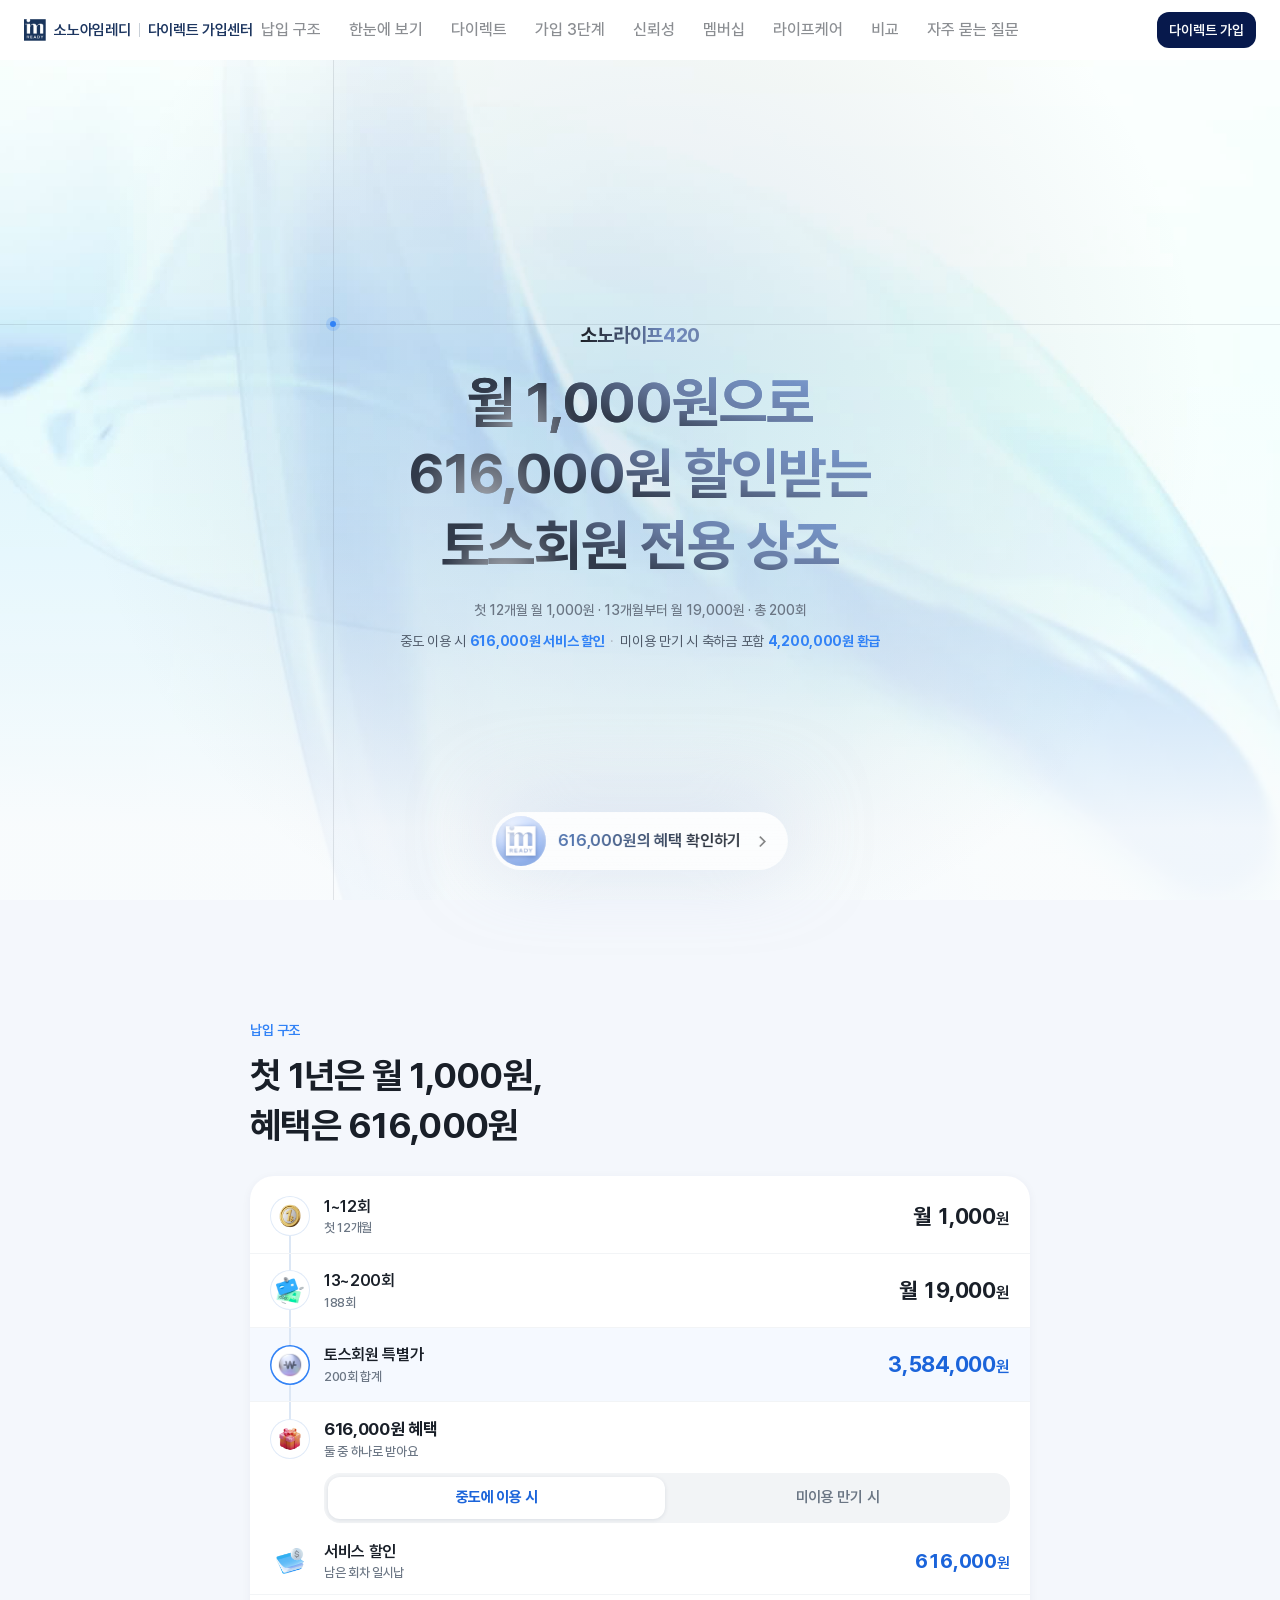
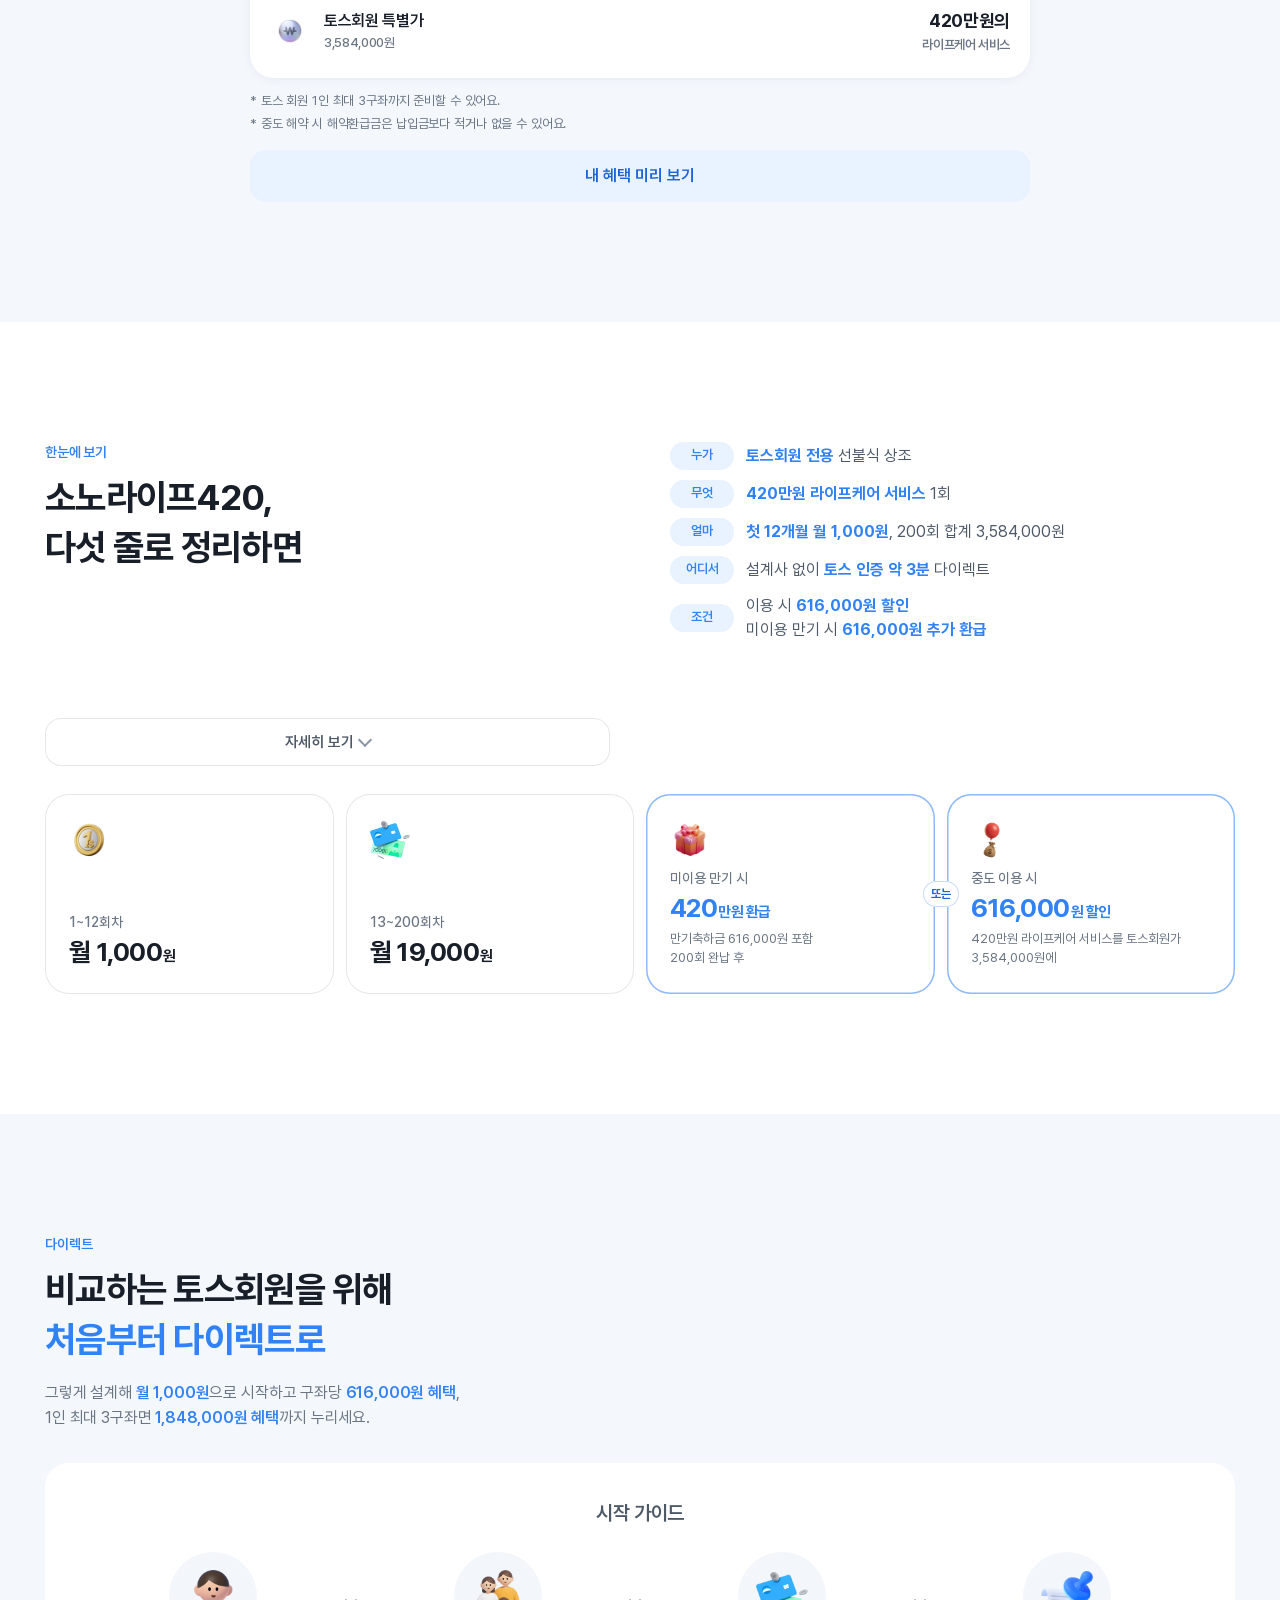
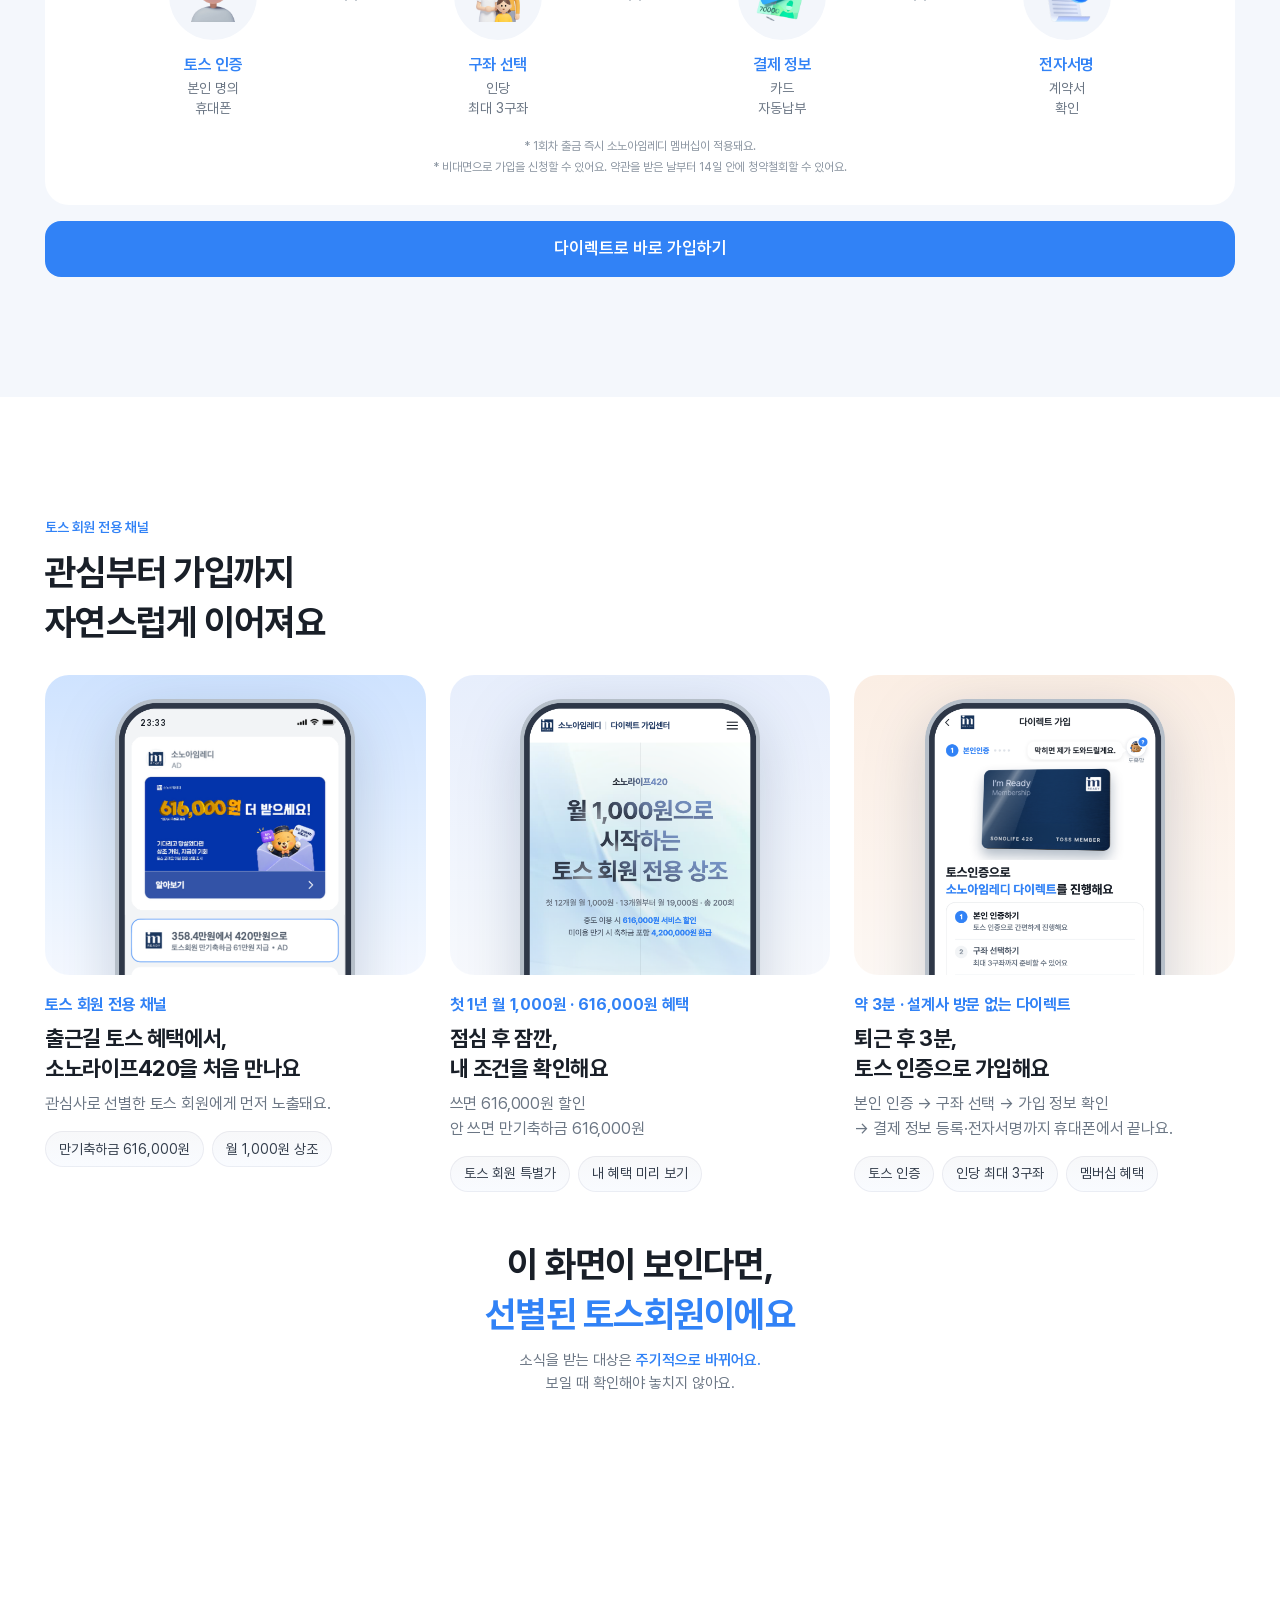
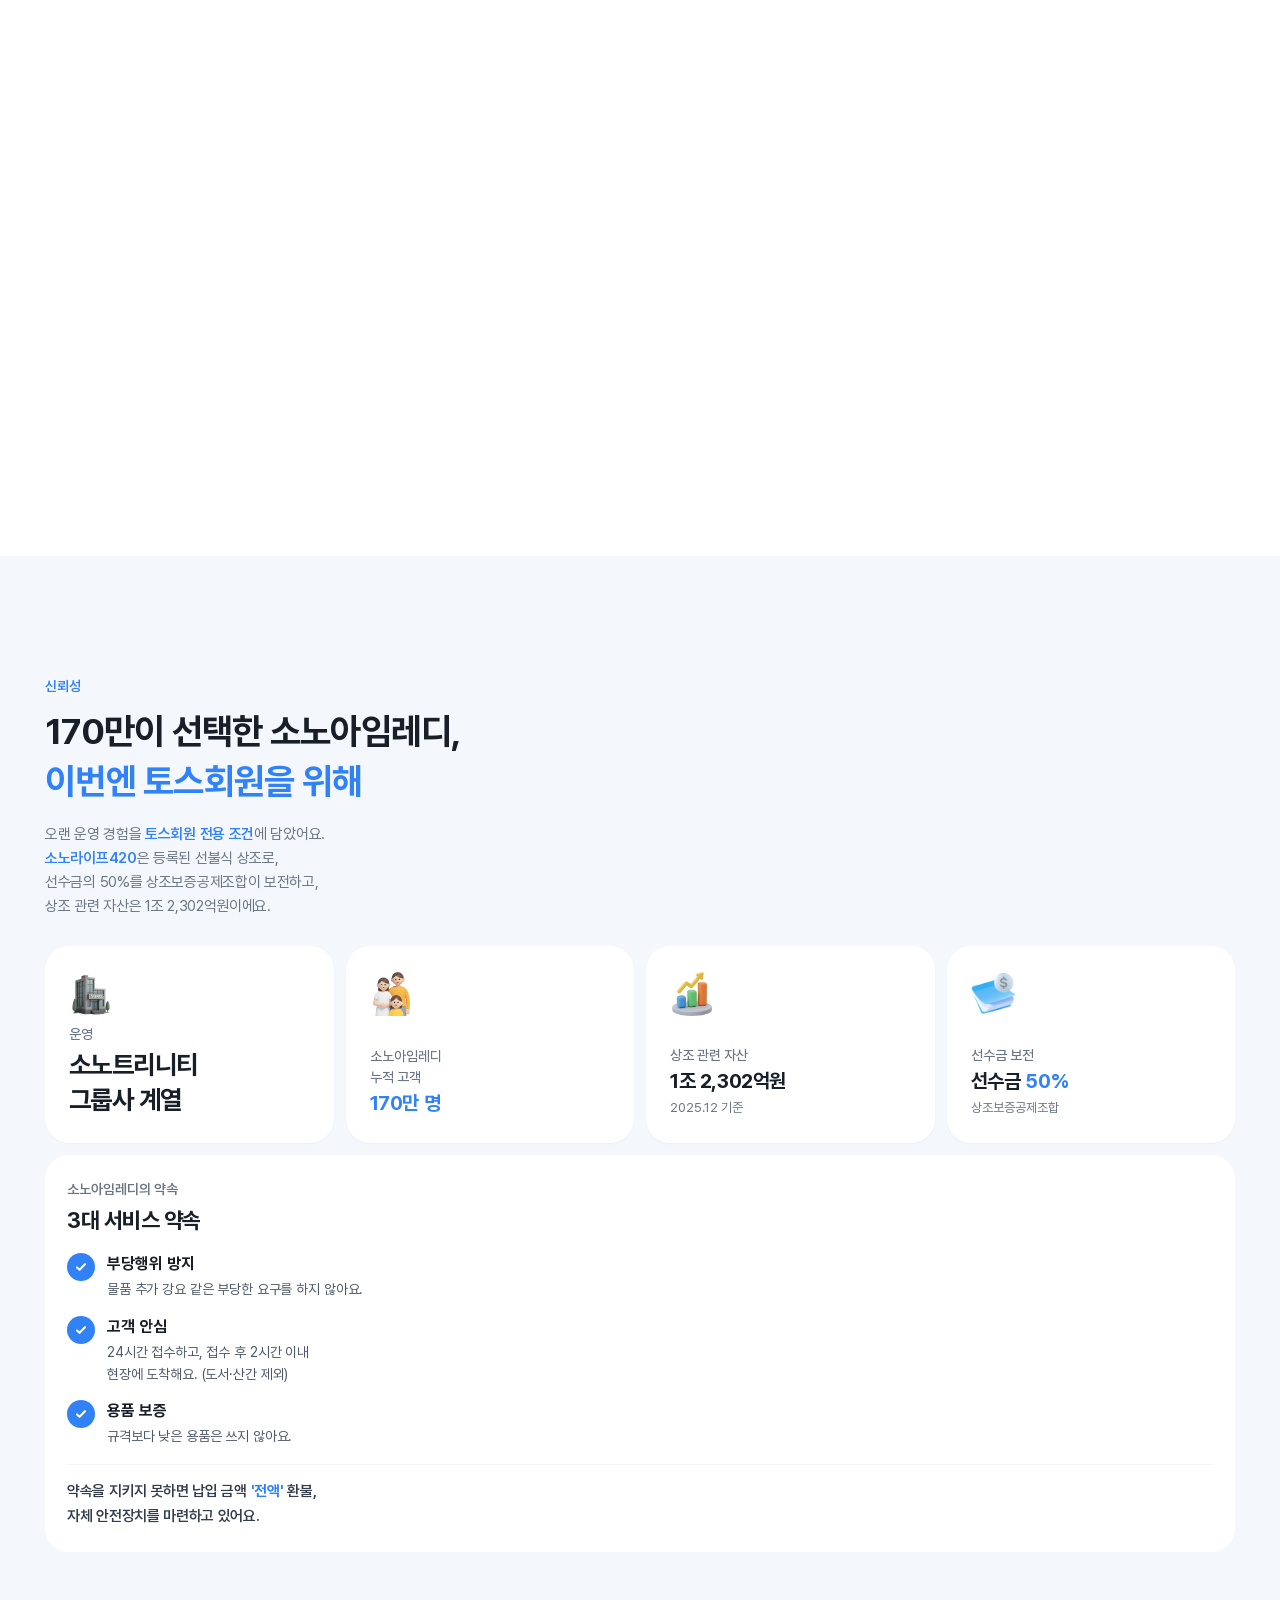
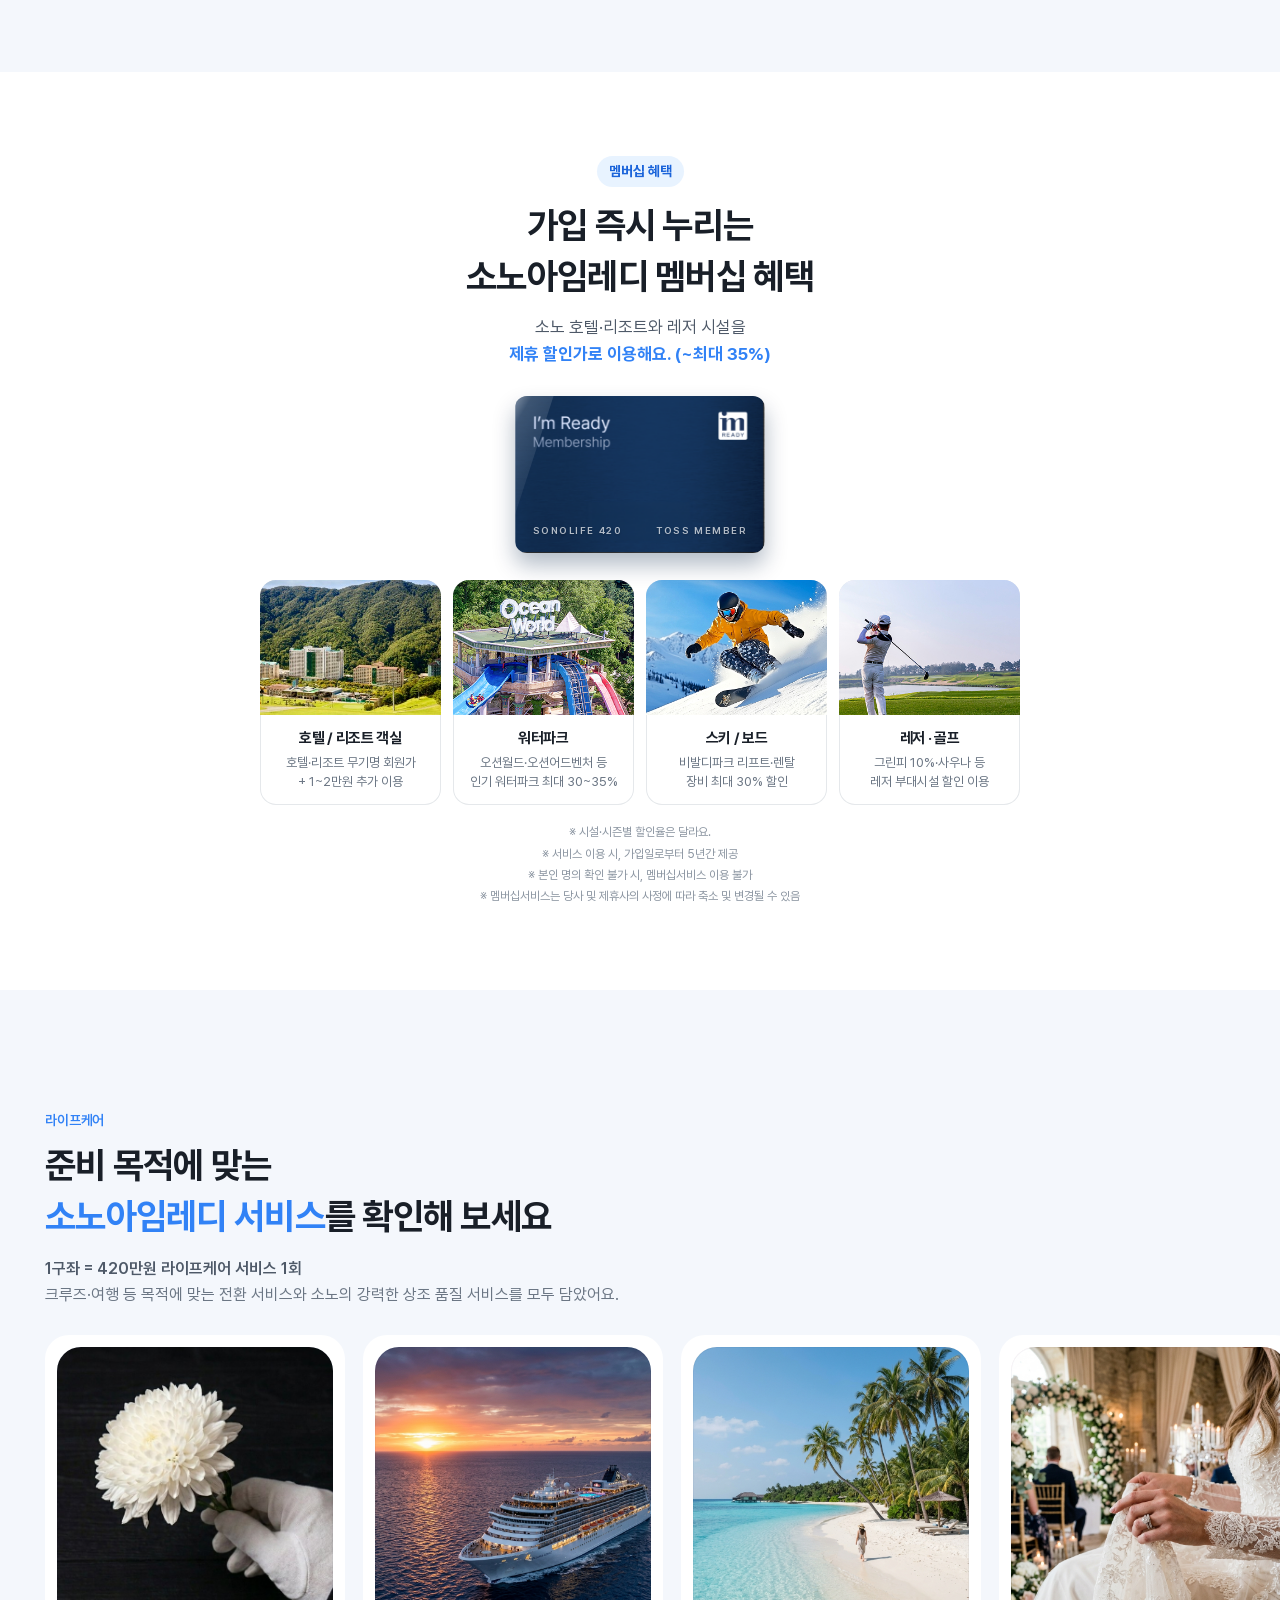
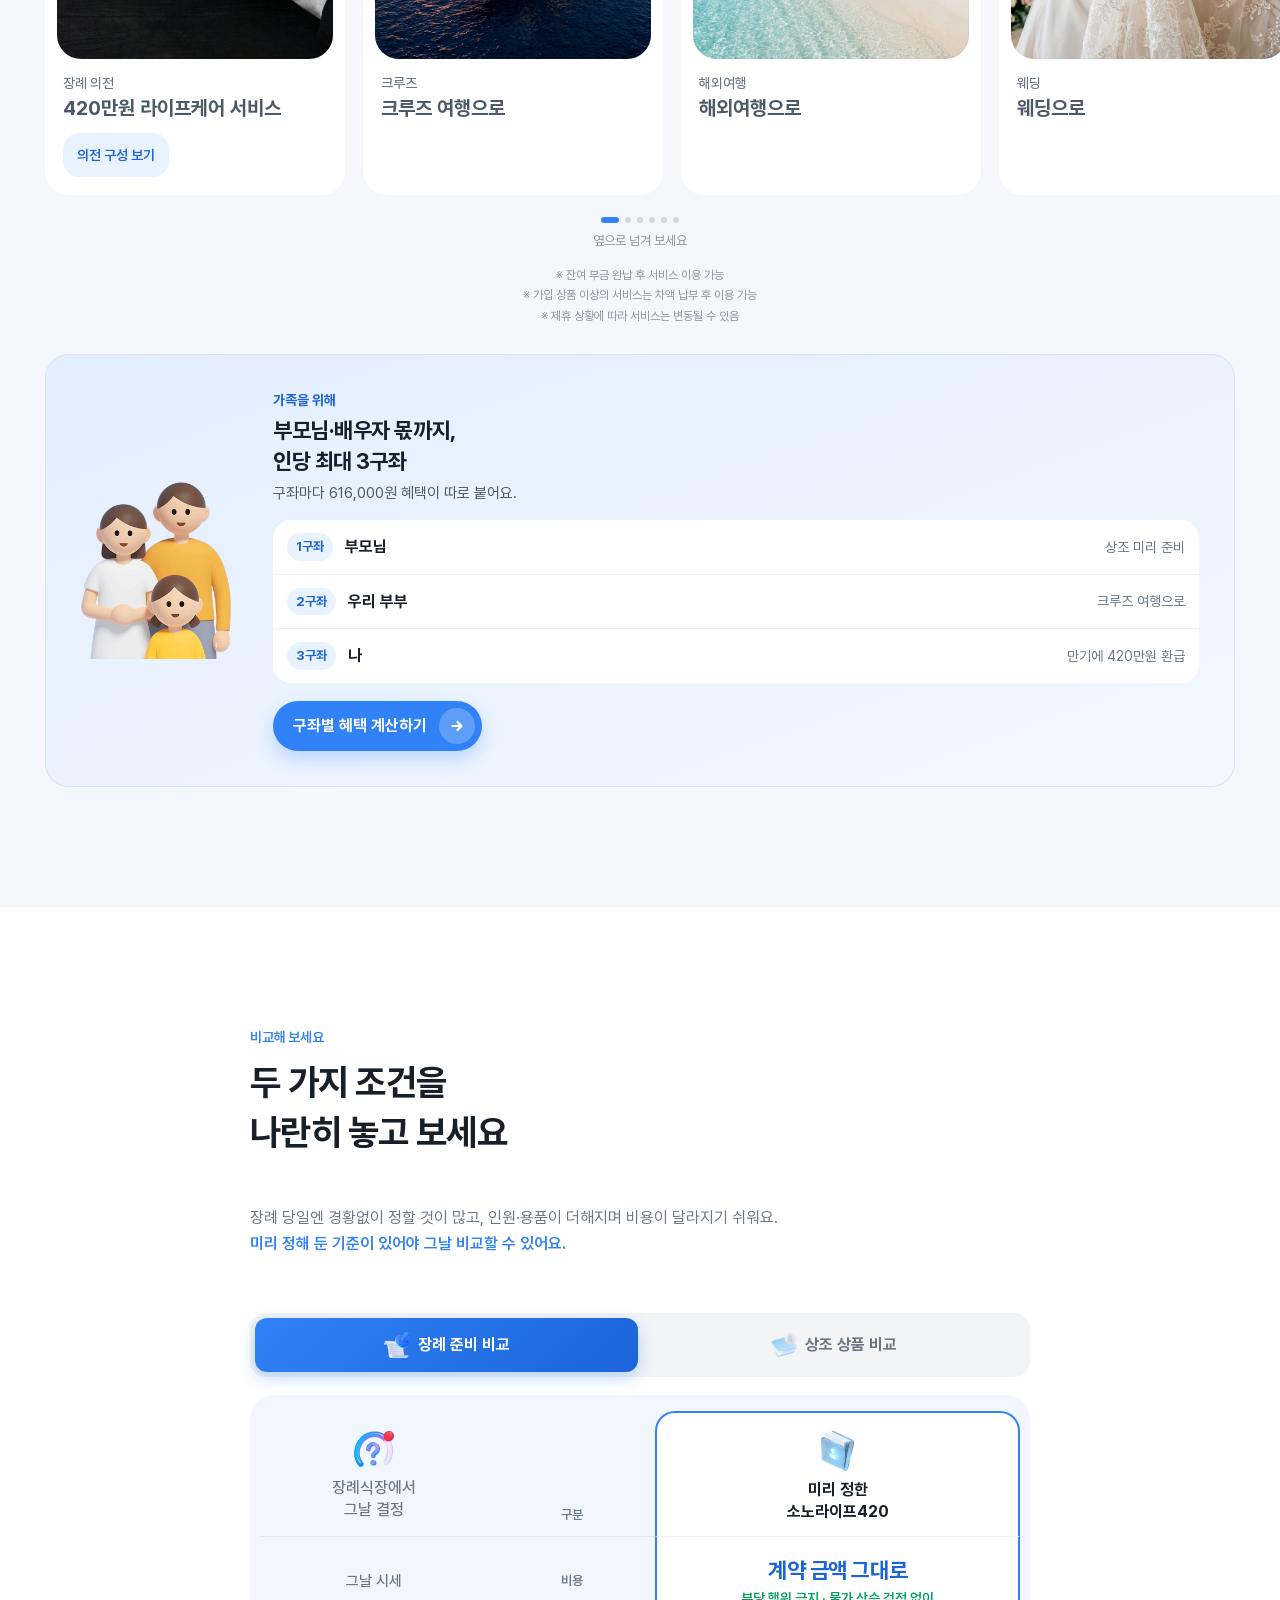
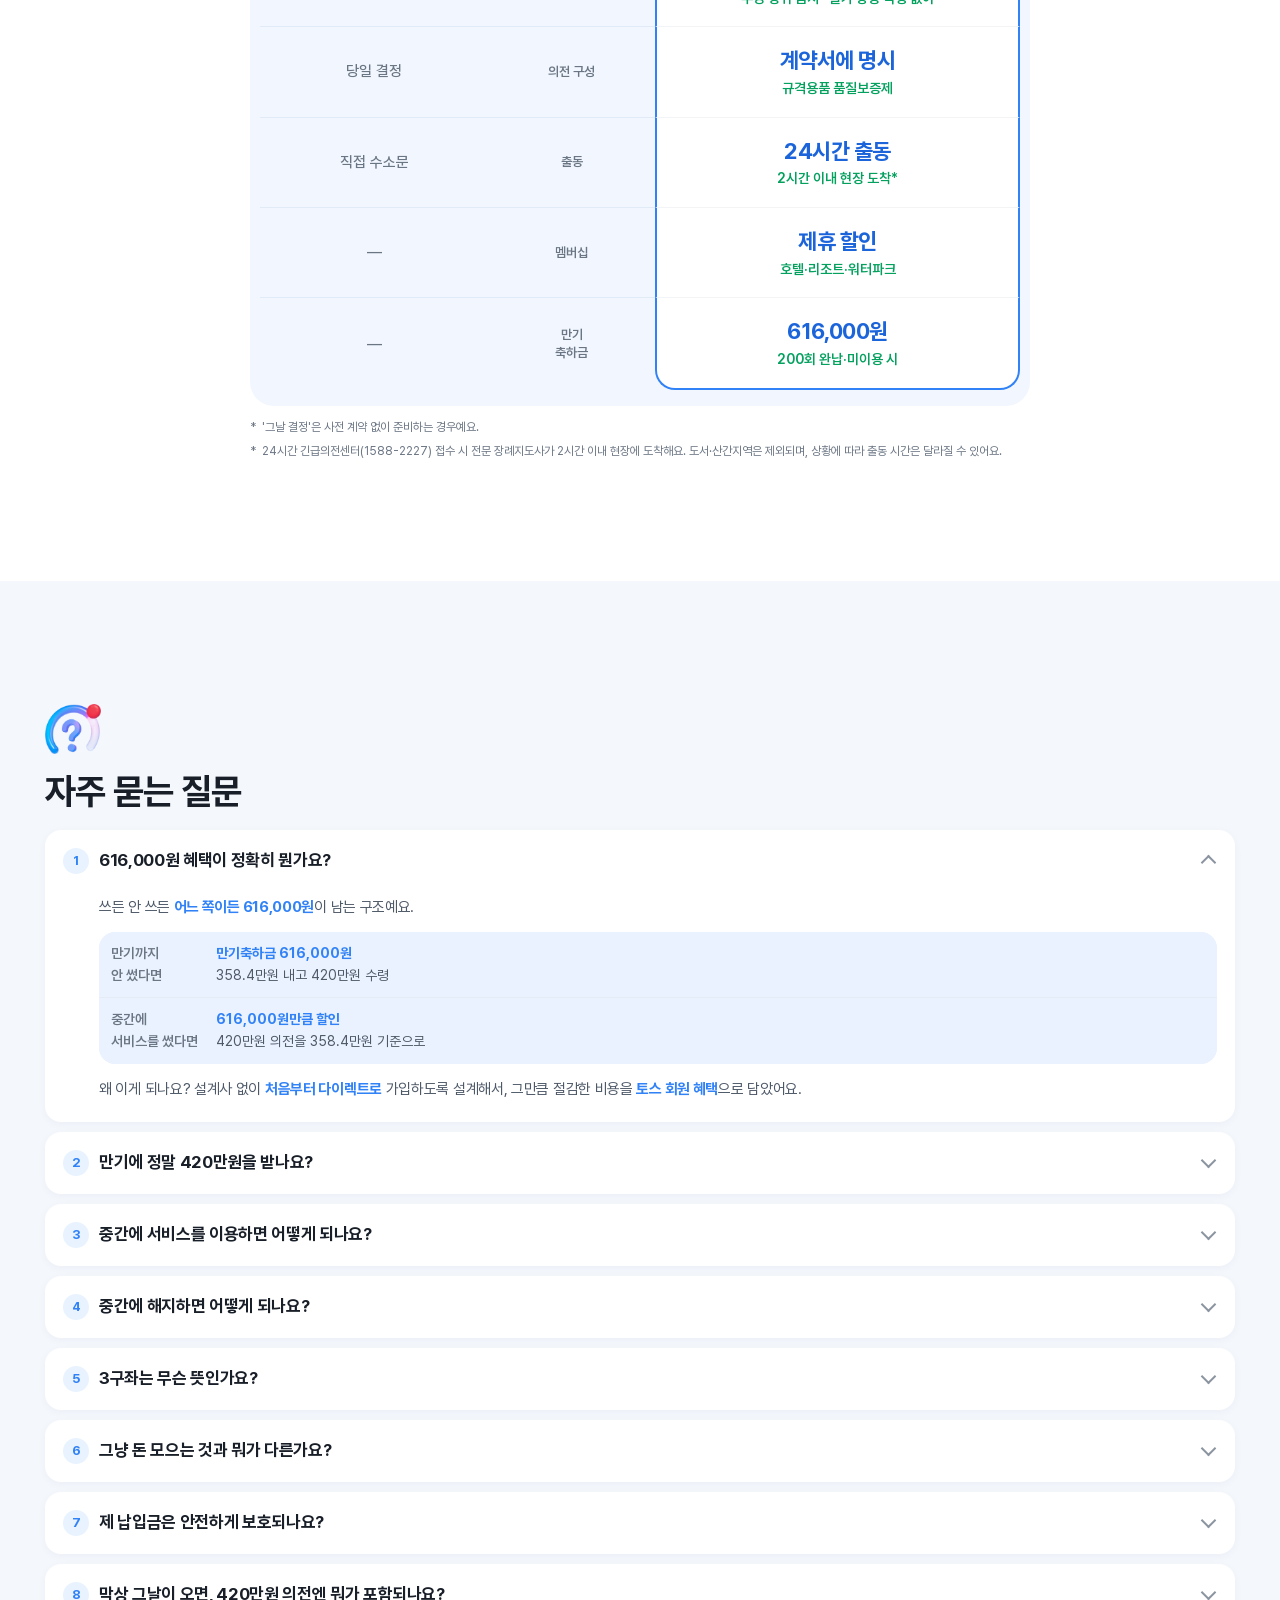
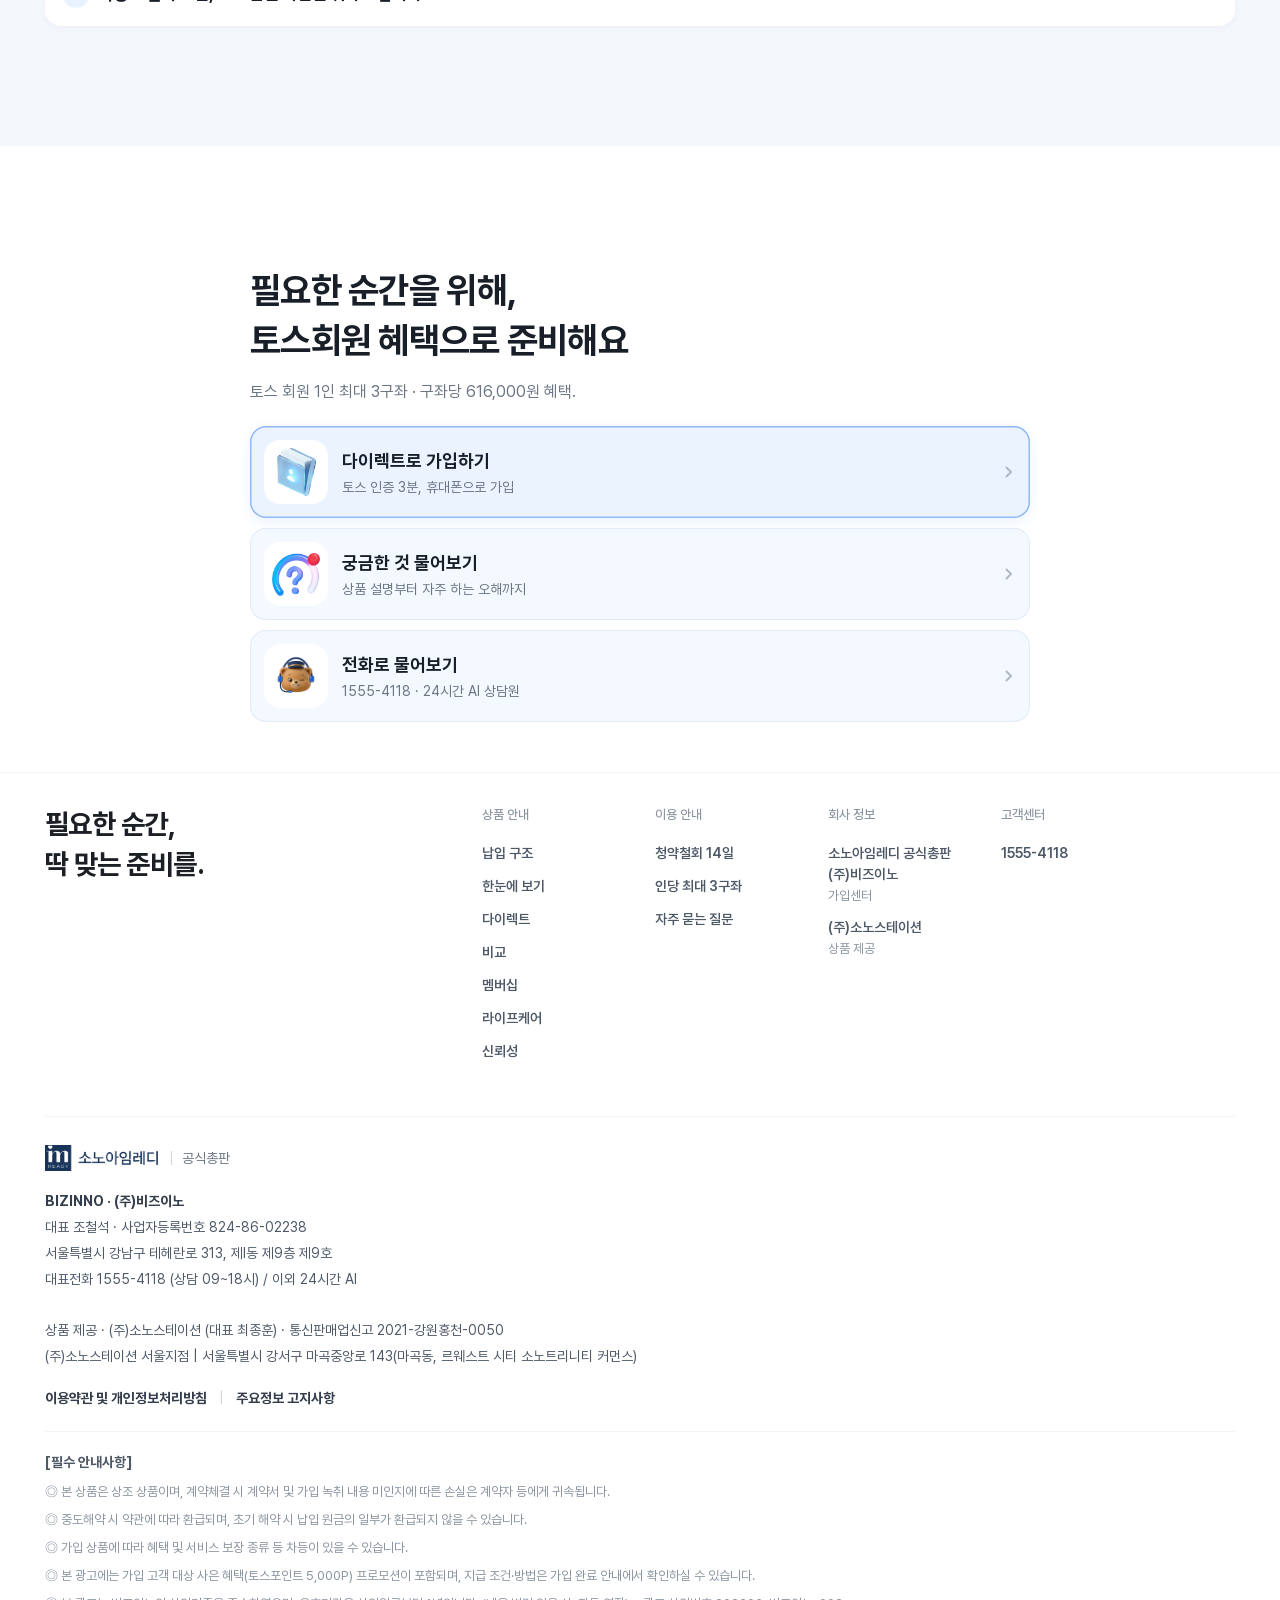
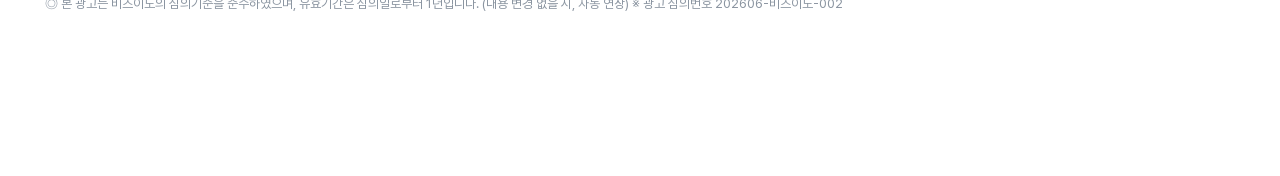
<file: f/index.html>
<!DOCTYPE html>
<html lang="ko">
<head>
<meta charset="utf-8">
<meta name="viewport" content="width=device-width, initial-scale=1, viewport-fit=cover">
<title>월 1,000원으로 시작하는 토스 회원 전용 상조 | 소노라이프420</title>
<meta name="description" content="상품 금액 4,200,000원을 토스 회원 전용가 3,584,000원(200회 합계)으로. 첫 12개월 월 1,000원, 13개월부터 월 19,000원(188회), 총 200회. 서비스 이용 시 420만원 라이프케어 서비스, 200회 완납 후 미이용 만기 시 만기축하금 616,000원(구좌당). 소노트리니티그룹사 계열 소노아임레디.">
<meta property="og:type" content="website">
<meta property="og:locale" content="ko_KR">
<meta property="og:site_name" content="소노라이프420">
<meta property="og:title" content="월 1,000원으로 시작하는 토스 회원 전용 상조 | 소노라이프420">
<meta property="og:description" content="첫 12개월 월 1,000원, 13개월부터 월 19,000원(188회). 총 200회, 토스 회원 전용가 3,584,000원(200회 합계). 서비스 이용 시 420만원 라이프케어, 200회 완납 후 미이용 만기 시 616,000원 축하금(구좌당).">
<meta property="og:image" content="assets/hero_poster.jpg">
<meta name="theme-color" content="#ffffff">
<link rel="preload" href="assets/fonts/font-r.woff2" as="font" type="font/woff2" crossorigin>
<link rel="preload" href="assets/fonts/font-b.woff2" as="font" type="font/woff2" crossorigin>
<link rel="preload" href="assets/hero_poster.jpg" as="image" fetchpriority="high">
<script type="application/ld+json">{
 "@context": "https://schema.org",
 "@graph": [
  {
   "@type": "Organization",
   "name": "(주)비즈이노",
   "alternateName": "소노아임레디 공식총판",
   "telephone": "+82-1555-4118"
  },
  {
   "@type": "Product",
   "name": "소노라이프420",
   "brand": {
    "@type": "Brand",
    "name": "소노아임레디"
   },
   "category": "선불식 상조 서비스",
   "description": "토스 회원 전용 비대면 다이렉트 상조. 상품 금액 4,200,000원, 토스 회원 전용가 3,584,000원(200회 합계, 첫 12개월 월 1,000원, 13개월부터 월 19,000원 188회, 총 200회). 서비스 이용 시 420만원 라이프케어 서비스, 200회 완납 후 미이용 만기 시 만기축하금 616,000원(구좌당)."
  },
  {
   "@type": "FAQPage",
   "mainEntity": [
    {
     "@type": "Question",
     "name": "616,000원 혜택이 정확히 뭔가요?",
     "acceptedAnswer": {
      "@type": "Answer",
      "text": "쓰든 안 쓰든 어느 쪽이든 616,000원 이 남는 구조예요. 만기까지 안 썼다면 만기축하금 616,000원 358.4만원 내고 420만원 수령 중간에 서비스를 썼다면 616,000원만큼 할인 420만원 의전을 358.4만원 기준으로 왜 이게 되나요? 설계사 없이 처음부터 다이렉트로 가입하도록 설계해서, 그만큼 절감한 비용을 토스 회원 혜택 으로 담았어요."
     }
    },
    {
     "@type": "Question",
     "name": "만기에 정말 420만원을 받나요?",
     "acceptedAnswer": {
      "@type": "Answer",
      "text": "200개월 만기 시 실납입 358만 4천원 → 420만원 이 약관에 명시된 금액이에요. 서비스 미사용 시 만기에 420만원 그대로 돌려받습니다. 첫 12개월 월 1,000원 이후 188개월 월 19,000원 실제 납입액 358만 4천원 만기 수령액 420만원"
     }
    },
    {
     "@type": "Question",
     "name": "중간에 서비스를 이용하면 어떻게 되나요?",
     "acceptedAnswer": {
      "@type": "Answer",
      "text": "토스 회원 전용가 3,584,000원 의 남은 회차를 일시납하고 420만원 라이프케어 서비스 를 그대로 이용해요. 필요에 맞게 크루즈·해외여행 등으로도 전환 할 수 있어요."
     }
    },
    {
     "@type": "Question",
     "name": "중간에 해지하면 어떻게 되나요?",
     "acceptedAnswer": {
      "@type": "Answer",
      "text": "약관 받은 날부터 14일 안에 청약철회 할 수 있어요. 그 뒤 해약하면 약관의 해약환급금 기준을 따르고, 해약환급금이 납입금보다 적거나 초기 에는 없을 수도 있어요."
     }
    },
    {
     "@type": "Question",
     "name": "3구좌는 무슨 뜻인가요?",
     "acceptedAnswer": {
      "@type": "Answer",
      "text": "토스 회원 1인이 최대 3구좌 까지 준비할 수 있어요. 1구좌마다 420만원 라이프케어 서비스 1회 , 미이용 만기 시 축하금 포함 420만원 환급 이에요. 1구좌 부모님 장례 서비스로 이용 2구좌 부부 크루즈 여행으로 전환 3구좌 만기까지 쓸 일이 없다면? 만기 420만원 환급 선택 본인·배우자·직계존비속·회원이 지정한 분이 이용할 수 있고, 가족·지인에게 자유롭게 양도 할 수 있어요."
     }
    },
    {
     "@type": "Question",
     "name": "그냥 돈 모으는 것과 뭐가 다른가요?",
     "acceptedAnswer": {
      "@type": "Answer",
      "text": "돈만 모으면 그날에 돈만 남아요. 소노아임레디는 막상 그날이 오면 장례지도사가 출동해 진행을 함께 맡고 , 납입액은 만기에 420만원으로 돌아옵니다. 핵심은 돌려받는 금액이 아니라 언제 올지 모르는 미래에 대한 준비 예요. 차곡차곡 모으면서 만기 때 돌려받을 수도 있고, 그 사이 갑자기 장례가 찾아올 경우 미리 준비한 서비스로 해결할 수 있다는 점이 가장 큰 차이입니다."
     }
    },
    {
     "@type": "Question",
     "name": "제 납입금은 안전하게 보호되나요?",
     "acceptedAnswer": {
      "@type": "Answer",
      "text": "비발디파크·오션월드 를 보유한 국내 대표 레저기업 소노트리니티그룹 의 서비스 노하우를 바탕으로 설립된 소노스테이션은, 현재 170만 명이 선택한 토탈 라이프케어 서비스 브랜드 '소노아임레디'를 운영하고 있어요. 소노아임레디 상품을 가입하면 소노아임레디 멤버십 혜택 을 제공받으실 수 있어요. 납입금은 상조보증공제조합이 선수금의 50% 를 보전하고, 상조 관련 자산은 1조 2,302억원 이에요."
     }
    },
    {
     "@type": "Question",
     "name": "막상 그날이 오면, 420만원 의전엔 뭐가 포함되나요?",
     "acceptedAnswer": {
      "@type": "Answer",
      "text": "1588-2227 (24시 장례 접수센터) 로 전화 한 통이면 돼요. 전문 장례지도사가 2시간 이내 출동 해 의전 도우미와 함께 진행을 맡아요. 경황 없을 때 절차를 대신 정리 해 드려요. 장례에 필요한 인력·용품·차량이 기본 포함 이에요. 인력 장례지도사 (진행 1명, 입관지원 1명) · 도우미 4명 · 승무원 2명 관·수의 오동나무 45mm · 대마 수의 차량 고인 전용 리무진 · 유가족 버스 왕복 200km 빈소·입관 용품 일체 · 현대식 상복 10벌 · 일회용품 150인분 따로 준비하러 다닐 일이 없게 구성돼 있어요. 장례식장 대여료·식대·화장 비용은 별도예요. 이용 시기에 따라 일부 구 성은 달라질 수 있어요."
     }
    }
   ]
  }
 ]
}</script>
<style>
@font-face{font-family:Pretendard;font-weight:400;font-display:swap;src:local("Pretendard Regular"),local("Pretendard-Regular"),url(assets/fonts/font-r.woff2) format("woff2")}
@font-face{font-family:Pretendard;font-weight:500;font-display:swap;src:local("Pretendard Medium"),local("Pretendard-Medium"),url(assets/fonts/font-m.woff2) format("woff2")}
@font-face{font-family:Pretendard;font-weight:600;font-display:swap;src:local("Pretendard SemiBold"),local("Pretendard-SemiBold"),url(assets/fonts/font-sb.woff2) format("woff2")}
@font-face{font-family:Pretendard;font-weight:700;font-display:swap;src:local("Pretendard Bold"),local("Pretendard-Bold"),url(assets/fonts/font-b.woff2) format("woff2")}
:root{
  --bg:#ffffff; --band:#f5f5f5; --hero:#fcfcfd; --card:#f2f4f7; --line:#e5e8eb; --line2:#f2f4f6;
  --t0:#212529; --t1:#1a1f29; --t1d:#1c1f25; --t2:#333d4b; --t2b:#333840; --t3:#727780; --t4:#6b7684; --t5:#191f28; --flink:#4e535c; --muted:#8b95a1;
  --blue:#3182f6; --blue2:#e8f3ff; --blue3:#f3f6fb; --navy:#022047; --navy2:#07194c;
  --pad:20px; --max:1190px;
  --h1:42px; --h2:32px; --h2s:24px; --h3:20px;
}
@property --gx{syntax:'<percentage>';inherits:false;initial-value:16%}
@property --gy{syntax:'<percentage>';inherits:false;initial-value:89%}
*{box-sizing:border-box;margin:0;padding:0}
html{scroll-behavior:smooth;-webkit-text-size-adjust:none}
body{font-family:Pretendard,"Apple SD Gothic Neo","Noto Sans KR",sans-serif;background:var(--bg);color:var(--t0);font-size:16px;line-height:1.5;letter-spacing:0;word-break:keep-all;overflow-x:hidden}
img{display:block;max-width:100.0%;height:auto}
a{color:inherit;text-decoration:none}
button,input,select{font:inherit;color:inherit;background:none;border:0}
button{cursor:pointer}
ul{list-style:none}
[hidden]{display:none!important}
h1{font-size:var(--h1);line-height:1.28;letter-spacing:-0.02em;font-weight:700}
h2{font-size:var(--h2);line-height:1.4;letter-spacing:-0.02em;font-weight:700;color:rgba(26,31,41,.89)}
h2.g,.ttl.g{background:linear-gradient(92.78deg,#1c1f25 .77%,#69748b 136.56%);-webkit-background-clip:text;background-clip:text;color:transparent;width:fit-content}
.ttl{font-size:var(--h2);line-height:1.4;letter-spacing:-0.02em;font-weight:700;color:rgba(26,31,41,.89)}
h3{font-size:var(--h3);line-height:1.48;letter-spacing:-0.02em;font-weight:600;color:var(--t2)}
.wrap{padding:0 var(--pad);max-width:calc(var(--max) + var(--pad)*2);margin:0 auto}
.sub{color:var(--t3);font-size:16px}
.eyebrow{font-size:16px;font-weight:500;color:var(--t2);margin-bottom:12px}
.chip{display:inline-flex;align-items:center;font-size:14px;font-weight:500;letter-spacing:-0.01em;color:var(--t5);background:rgba(13,25,74,.04);border-radius:40px;padding:6px 12px}
.tag{display:inline-flex;align-items:center;height:38px;font-size:16px;color:var(--t0);border:1px solid rgba(7,25,76,.05);background:linear-gradient(rgba(7,25,76,.04),rgba(102,159,255,.04));backdrop-filter:blur(4px);-webkit-backdrop-filter:blur(4px);border-radius:52px;padding:0 10px}
.tags{display:flex;flex-wrap:wrap;gap:8px;margin-top:20px}
.def{margin-top:14px;font-size:16px;color:var(--t4);line-height:1.6;max-width:640px}
.def b{color:var(--t2);font-weight:600}
.fn{margin-top:14px;font-size:12px;color:var(--muted);line-height:1.6}
.axis{font-size:14px;font-weight:600;color:var(--blue);letter-spacing:-0.01em;margin-bottom:10px;display:flex;align-items:center;gap:8px}
.axis i{display:inline-grid;place-items:center;width:22px;height:22px;border-radius:50%;background:var(--blue2);font-size:12px;font-style:normal}
.btn{display:inline-flex;align-items:center;gap:10px;height:48px;padding:0 8px 0 18px;border-radius:136px;background:rgba(2,32,71,.05);border:1px solid rgba(0,23,51,.02);backdrop-filter:blur(10px);-webkit-backdrop-filter:blur(10px);color:rgba(2,9,19,.91);font-weight:600;font-size:16px;white-space:nowrap;transition:background-color .2s;cursor:pointer}
.btn:hover{background:rgba(0,27,55,.1)}
.btn .roll{position:relative;display:block;overflow:hidden;height:26px;line-height:26px}
.btn .roll .a,.btn .roll .b{display:block;transition:transform .35s cubic-bezier(.2,.7,.2,1),opacity .35s}
.btn .roll .b{position:absolute;inset:0;transform:translateY(16px);opacity:0}
.btn:hover .roll .a{transform:translateY(-16px);opacity:0}.btn:hover .roll .b{transform:none;opacity:1}
.btn .arr{width:32px;height:32px;border-radius:50%;background:var(--t5);display:grid;place-items:center;flex:0 0 32px}
.btn .arr svg{width:14px;height:14px}
.btn-sm{display:inline-flex;align-items:center;height:36px;padding:5px 12px;border-radius:12px;background:var(--navy2);color:#f9fafb;font-size:14px;font-weight:600;white-space:nowrap}
.link{display:inline-flex;align-items:center;gap:6px;font-size:15px;font-weight:600;color:var(--t2);height:48px;padding:0 6px}
.link svg{width:14px;height:14px}
.hd{position:fixed;top:0;left:0;right:0;height:60px;background:#fff;z-index:10000;transition:transform .3s,background-color .3s}
.hd .in{position:relative;height:60px;display:flex;align-items:center;justify-content:space-between;padding:0 12px 0 20px}
.hd .logo img{height:22px;width:auto}
.hd nav{display:none;position:absolute;left:50%;top:0;height:60px;transform:translateX(-50%);align-items:center;gap:28px}
.hd nav a{font-size:16px;font-weight:500;color:var(--t5);opacity:.5;transition:opacity .2s;white-space:nowrap}
.hd nav a:hover,.hd nav a.on{opacity:1}
.hd .right{display:flex;align-items:center;gap:8px}
.hd .btn-sm{display:none}
.burger{width:40px;height:40px;display:grid;place-items:center}
.burger span{display:block;width:20px;height:2px;background:var(--t5);border-radius:2px;position:relative}
.burger span::before,.burger span::after{content:"";position:absolute;left:0;width:20px;height:2px;background:var(--t5);border-radius:2px}
.burger span::before{top:-6px}.burger span::after{top:6px}
.menu{position:fixed;inset:0;background:rgba(255,255,255,.8);backdrop-filter:blur(20px);-webkit-backdrop-filter:blur(20px);z-index:9999;padding:84px var(--pad) 0;display:none}
.menu.open{display:block}
.menu a{display:flex;align-items:center;height:56px;padding:11px 0;font-size:24px;font-weight:600;color:var(--t5)}
.menu .btn-sm{display:inline-flex;margin-top:24px}
.hero{position:relative;height:100vh;height:100svh;min-height:720px;background:var(--hero);overflow:hidden;text-align:center}
.hero .bg{position:absolute;inset:0;z-index:0}
.hero .bg img,.hero .bg video{position:absolute;inset:0;width:100.0%;height:100.0%;object-fit:cover;object-position:50% 45%}
.hero .bg video{z-index:1}
.hero .bg::after{content:"";position:absolute;inset:0;z-index:2;background:radial-gradient(circle at 50% 45%,rgba(114,141,195,.18) 0,rgba(105,116,139,.06) 45%,rgba(255,255,255,0) 70%),linear-gradient(180deg,rgba(255,255,255,.1),rgba(255,255,255,0) 40%,rgba(252,252,253,.9) 92%)}
.hero .hair{position:absolute;inset:0;z-index:1;pointer-events:none}
.hero .hair i{position:absolute;background:rgba(49,58,74,.12)}
.hero .hair .v{left:50%;top:0;bottom:0;width:1px}
.hero .hair .h{left:0;right:0;top:53%;height:1px}
.hero .hair b{position:absolute;left:50%;top:53%;width:6px;height:6px;margin:-3px 0 0 -3px;border-radius:50%;background:var(--blue);box-shadow:0 0 0 4px rgba(49,130,246,.18)}
.hero .in{position:absolute;left:0;right:0;top:14%;z-index:2;padding:0 var(--pad)}
.hero .eyebrow{display:inline-block;font-size:16px;font-weight:700;letter-spacing:-0.02em;line-height:1.48;margin-bottom:12px;background:linear-gradient(91deg,#1c1f25 .77%,#728dc3 73.24%,#69748b 136.56%);-webkit-background-clip:text;background-clip:text;color:transparent}
.hero h1 span,.hero .h1 span{display:block;width:fit-content;margin:0 auto;white-space:nowrap;
  background:radial-gradient(circle at var(--gx) var(--gy),rgba(255,255,255,.55) 0,rgba(255,255,255,0) 18%),radial-gradient(101.39% 149.85% at 120.27% -21.34%,#94b4e6 0,#7492c4 40%,#6a7ea6 70%,#313a4a);
  -webkit-background-clip:text;background-clip:text;color:transparent;animation:glide 6s cubic-bezier(.45,.05,.55,.95) infinite alternate}
@keyframes glide{to{--gx:84%;--gy:12%}}
.hero .sub{margin-top:16px;color:#4e5968;font-size:15px;font-weight:500}
.hero .sub b{color:var(--t1);font-weight:700}
.hero h1 .row,.hero .h1 .row{display:contents}
.ai{position:fixed;left:50%;bottom:96px;transform:translateX(-50%);z-index:9100;width:calc(100.0% - 32px);max-width:420px;border-radius:28px;background:rgba(255,255,255,.55);backdrop-filter:blur(30px);-webkit-backdrop-filter:blur(30px);box-shadow:rgba(190,205,236,.5) 0 -10px 80px,0 0 0 1px rgba(255,255,255,.75) inset;padding:16px 16px 14px;transition:opacity .3s,transform .3s,padding .3s,border-radius .3s}
.ai .top{display:flex;align-items:center;gap:10px}
.ai .face{width:36px;height:36px;border-radius:50%;flex:0 0 36px;box-shadow:0 2px 8px rgba(2,32,71,.14)}
.ai .ttl2{flex:1;font-size:13px;font-weight:600;color:var(--t3);white-space:nowrap;letter-spacing:-0.01em}
.ai .fold{width:32px;height:32px;border-radius:50%;display:grid;place-items:center;background:rgba(2,32,71,.05);flex:0 0 32px;transition:transform .3s}
.ai .fold svg{width:14px;height:14px}
.ai .q{margin-top:12px;font-size:18px;font-weight:700;color:var(--t1);letter-spacing:-0.02em;line-height:1.4}
.ai .inp{margin-top:10px;height:40px;border-radius:12px;background:rgba(255,255,255,.72);border:1px solid rgba(2,32,71,.08);display:flex;align-items:center;gap:8px;padding:0 12px}
.ai .inp svg{width:16px;height:16px;flex:0 0 16px}
.ai .inp input{flex:1;height:100.0%;font-size:14px;color:var(--t5);outline:0}
.ai .inp input::placeholder{color:var(--muted)}
.ai .chips{display:flex;flex-wrap:nowrap;gap:8px;margin-top:10px;overflow-x:auto;scrollbar-width:none;margin-left:-16px;margin-right:-16px;padding:0 16px 2px}
.ai .chips::-webkit-scrollbar{display:none}
.ai .chips button{height:36px;padding:0 14px;border-radius:40px;font-size:14px;font-weight:500;letter-spacing:-0.01em;color:var(--t5);background:rgba(255,255,255,.82);border:1px solid rgba(7,25,76,.06);transition:background-color .2s,box-shadow .2s;white-space:nowrap}
.ai .chips button:hover{background:#fff;box-shadow:0 2px 8px rgba(2,32,71,.08)}
.ai .chips button.dim{display:none}
.ai .none{display:none;font-size:13px;color:var(--muted);margin-top:10px}
.ai.mini{width:auto;max-width:none;padding:6px 12px 6px 6px;border-radius:40px;bottom:88px;cursor:pointer}
.ai.mini .q,.ai.mini .inp,.ai.mini .chips,.ai.mini .none{display:none}
.ai.mini .fold{transform:rotate(180deg)}
.ai.hide{opacity:0;transform:translate(-50%,20px);pointer-events:none}
.bubble{position:fixed;right:16px;bottom:88px;z-index:9150;width:56px;height:56px;border-radius:50%;background:var(--blue);box-shadow:0 8px 24px rgba(49,130,246,.35),0 0 0 1px rgba(255,255,255,.6) inset;display:grid;place-items:center;transition:opacity .25s,transform .25s}
.bubble svg{width:26px;height:26px}
.bubble .bf{position:absolute;left:-6px;top:-6px;width:26px;height:26px;border-radius:50%;box-shadow:0 2px 6px rgba(2,32,71,.2);background:#fff}
.bubble .bl{position:absolute;right:66px;top:50%;transform:translateY(-50%);white-space:nowrap;background:#fff;color:var(--t5);font-size:13px;font-weight:600;padding:8px 12px;border-radius:14px 14px 4px 14px;box-shadow:0 6px 20px rgba(2,32,71,.12);display:none}
.bubble:hover{transform:scale(1.05)}
.bubble.hide,body.ai-open .bubble{opacity:0;pointer-events:none}
body.flow-open .bubble,body.flow-open .ai,body.flow-open .fab{opacity:0;pointer-events:none}
.fab{position:fixed;left:50%;bottom:20px;transform:translateX(-50%);z-index:9000;display:flex;align-items:center;gap:6px;height:58px;padding:8px 8px 8px 10px;border-radius:40px;
  background:linear-gradient(rgba(255,255,255,.82),rgba(255,255,255,.7));box-shadow:rgba(190,205,236,.5) 0 -10px 80px,0 1px 2px rgba(2,32,71,.06),0 0 0 1px rgba(255,255,255,.6) inset;backdrop-filter:blur(100px);-webkit-backdrop-filter:blur(100px);transition:opacity .25s,transform .25s;white-space:nowrap}
.fab .ic{width:40px;height:40px;border-radius:50%;background:radial-gradient(circle at 35% 30%,#ffffff 0,#dbe8ff 35%,#9fc2ff 70%,#7aa9f7);box-shadow:rgb(205,226,255) -1px 2px 7px;flex:0 0 40px}
.fab button{height:42px;padding:0 14px;border-radius:40px;font-size:15px;font-weight:500;color:rgba(24,31,43,.6);transition:background-color .2s,color .2s}
.fab button.on{background:#fff;color:var(--t5);font-weight:600;box-shadow:0 2px 8px rgba(2,32,71,.08)}
.fab.hide{opacity:0;transform:translate(-50%,20px);pointer-events:none}
section{padding:84px 0}
.band{background:var(--band)}
.sec-h{margin-bottom:32px}
.sec-h .sub{margin-top:12px}
.track[hidden]{display:none}
.summary{padding-top:64px}
.sumlist{margin-top:20px;display:grid;gap:10px}
.sumlist li{display:grid;grid-template-columns:64px 1fr;gap:12px;align-items:start;font-size:15px;line-height:1.6;color:var(--t2)}
.sumlist li b{display:inline-flex;align-items:center;justify-content:center;height:28px;border-radius:40px;background:var(--blue2);color:var(--blue);font-size:13px;font-weight:600}
.stats4{display:grid;grid-template-columns:repeat(2,minmax(0,1fr));gap:10px;margin-top:28px}
.stat{background:var(--blue3);border-radius:20px;padding:20px 18px;min-height:120px;display:flex;flex-direction:column;justify-content:space-between}
.stat small{font-size:13px;font-weight:500;color:var(--t4)}
.stat strong{display:block;margin-top:10px;font-size:26px;line-height:1.2;letter-spacing:-0.03em;color:var(--blue);font-weight:700;font-variant-numeric:tabular-nums;overflow-wrap:anywhere}
.stat strong em{font-style:normal;font-size:15px;font-weight:600;margin-left:2px}
.stat span{margin-top:6px;font-size:12px;color:var(--muted)}
.tbl-wrap{overflow-x:auto;margin:20px calc(var(--pad)*-1) 0;padding:0 var(--pad)}
.tbl{width:100.0%;border-collapse:collapse;min-width:320px;font-size:14px;color:var(--t2);background:#fff;border-radius:20px;overflow:hidden}
.tbl th,.tbl td{padding:14px 12px;text-align:left;border-bottom:1px solid var(--line2);vertical-align:top;line-height:1.5}
.tbl th{font-weight:600;color:var(--t4);background:var(--blue3);font-size:13px}
.tbl td.n{text-align:right;font-variant-numeric:tabular-nums;white-space:nowrap}
.tbl tr.hl td{background:var(--blue2);color:var(--t5);font-weight:600}
.tbl tr.sum td{font-weight:700;color:var(--t5);border-bottom:0}
.tbl .ok{color:var(--blue);font-weight:600;white-space:nowrap}
.tbl .no{color:var(--muted);white-space:nowrap}
.cmp{width:100.0%;border-collapse:collapse;table-layout:fixed;min-width:340px;font-size:13px;background:#fff;border-radius:24px;overflow:hidden}
.cmp th{padding:18px 8px 14px;text-align:center;font-size:14px;font-weight:700;color:var(--blue);background:var(--blue2);vertical-align:bottom}
.cmp th.mid{color:var(--t3);font-weight:500;font-size:12px;width:76px}
.cmp th.l{color:var(--t3)}
.cmp th img{width:64px;height:64px;object-fit:contain;margin:0 auto 10px}
.cmp td{padding:14px 10px;text-align:center;border-bottom:1px solid var(--line2);color:var(--t2);line-height:1.5;vertical-align:middle}
.cmp td.mid{color:var(--t3);font-size:12px;font-weight:500}
.cmp td.r{color:var(--t5);font-weight:600}
.cmp tr:last-child td{border-bottom:0}
.quote{margin-top:20px;background:#fff;border-radius:24px;padding:22px 20px;display:grid;gap:10px}
.quote p{font-size:15px;color:var(--t2);line-height:1.6}
.quote p b{color:var(--blue);font-weight:700}
.quote q{display:block;font-size:14px;color:var(--t4);padding-left:12px;border-left:2px solid var(--line)}
.story .slide{display:grid;gap:28px;margin-bottom:64px}
.story .stats{display:flex;flex-wrap:wrap;gap:6px 0;margin-top:14px;font-size:12px;color:var(--t0)}
.story .stats li+li::before{content:"·";margin:0 6px;color:#b0b8c1}
.tiles{display:grid;grid-template-columns:repeat(2,minmax(0,1fr));gap:12px}
.tile{background:#fff;border-radius:28px;padding:22px;min-height:150px;display:flex;flex-direction:column;justify-content:space-between}
.tile small{font-size:14px;color:var(--t3);font-weight:500}
.tile strong{font-size:20px;letter-spacing:-0.02em;color:var(--t1);line-height:1.28;overflow-wrap:anywhere}
.tile strong em{font-style:normal;color:var(--blue)}
.tile .n{display:inline-grid;place-items:center;width:28px;height:28px;border-radius:50%;background:rgba(13,25,74,.05);font-size:13px;font-weight:600;color:var(--t2);margin-bottom:10px}
.tile .ti{width:40px;height:40px;object-fit:contain;margin-bottom:8px}
.tile small,.tile strong{display:block}
.tile strong{margin-top:2px}
.panel{position:relative;overflow:hidden;margin:0 calc(var(--pad)*-1);padding:40px var(--pad) 20px;min-height:560px;color:#fff}
.panel .pbg{position:absolute;inset:0;z-index:0}
.panel .pbg img{width:100.0%;height:100.0%;object-fit:cover;object-position:70% 50%}
.panel .pbg::after{content:"";position:absolute;inset:0;background:radial-gradient(circle at 30% 30%,rgba(114,141,195,.55) 0,rgba(105,116,139,.26) 60%),linear-gradient(180deg,rgba(40,50,80,.15),rgba(40,50,80,.35))}
.panel h3.big{position:relative;z-index:1;color:#fff;font-size:30px;font-weight:700;line-height:1.3}
.panel .p{position:relative;z-index:1;margin-top:10px;font-size:15px;color:rgba(255,255,255,.82)}
.panel .mascot{position:absolute;right:12px;top:20px;z-index:1;width:104px;height:auto;filter:drop-shadow(0 12px 24px rgba(2,32,71,.25))}
.panel h3.big,.panel .p{max-width:calc(100.0% - 112px)}
.feat{position:relative;z-index:1;display:grid;gap:12px;margin-top:150px}
.feat li{background:rgba(255,255,255,.6);backdrop-filter:blur(30px);-webkit-backdrop-filter:blur(30px);border:1px solid rgba(156,156,156,.12);border-radius:36px;padding:22px;color:var(--t5)}
.feat h4{margin-top:16px;color:var(--t5);font-weight:700;font-size:20px;line-height:1.48;letter-spacing:-0.02em}
.feat p{margin-top:8px;font-size:16px;color:var(--t4)}
.feat li .fi{width:44px;height:44px;object-fit:contain;margin-bottom:12px}
.feat .big2{font-size:24px;color:var(--blue);font-weight:700;display:block;margin-top:6px;letter-spacing:-0.02em}
.guide{margin-top:28px;background:#fff;border-radius:28px;padding:28px 16px 24px}
.guide ol{list-style:none;display:grid;grid-template-columns:repeat(5,minmax(0,1fr));gap:4px;position:relative}
.guide li{text-align:center;position:relative}
.guide .circ{width:56px;height:56px;border-radius:50%;background:var(--blue3);display:grid;place-items:center;margin:0 auto}
.guide .circ img{width:34px;height:34px;object-fit:contain}
.guide li+li::before{content:"· ·";position:absolute;left:-10px;top:24px;font-size:12px;color:#b0b8c1;letter-spacing:1px;line-height:1}
.guide b{display:block;margin-top:10px;font-size:12px;font-weight:600;color:var(--blue);line-height:1.35;letter-spacing:-0.02em}
.guide small{display:block;font-size:11px;color:var(--muted);margin-top:3px}
.guide .note{margin-top:18px;font-size:12px;color:var(--muted);text-align:center}
.family{padding-top:0}
.fcard{position:relative;overflow:hidden;background:#fff;border:1px solid var(--line2);border-radius:32px;padding:28px 22px;box-shadow:0 20px 60px rgba(2,32,71,.06)}
.fcard .fi{width:72px;height:72px;object-fit:contain;margin-bottom:16px}
.fcard .pts{margin-top:20px;display:grid;gap:12px}
.fcard .pts li{display:grid;grid-template-columns:auto 1fr;gap:10px;font-size:15px;color:var(--t4);line-height:1.5}
.fcard .pts li b{color:var(--t2);font-weight:600;white-space:nowrap}
.fcard .btn{margin-top:24px}
.fcard .mascot{display:none}
.fcard h3{font-size:26px;line-height:1.3;letter-spacing:-0.02em;color:var(--t1);font-weight:700}
.journey .steps{display:grid;gap:60px}
.pcard{background:var(--card);border-radius:32px;height:260px;overflow:hidden;display:flex;justify-content:center;position:relative}
.pcard img{width:244px;height:auto;flex:0 0 244px;filter:drop-shadow(0 12px 24px rgba(2,32,71,.12))}
.step .time{display:none;font-size:16px;color:var(--t0);margin-bottom:12px}
.step h3{margin-top:24px;font-weight:600}
.step p{margin-top:8px;color:var(--t3)}
.sticky-phone{display:none}
.rail{display:flex;gap:16px;overflow-x:auto;scroll-snap-type:x mandatory;padding:0 var(--pad) 8px;margin:0 calc(var(--pad)*-1);-webkit-overflow-scrolling:touch;scrollbar-width:none;cursor:grab;touch-action:pan-y}
.rail.drag{cursor:grabbing;scroll-snap-type:none}
.rail::-webkit-scrollbar{display:none}
.rcard{flex:0 0 240px;scroll-snap-align:start;background:#fff;border-radius:28px;padding:8px 8px 14px;display:flex;flex-direction:column;user-select:none}
.rcard .art{border-radius:20px;aspect-ratio:224/253;display:grid;place-items:center;margin-bottom:14px;position:relative}
.rcard .art svg{width:72px;height:72px}
.rcard .art img{position:absolute;inset:0;width:100.0%;height:100.0%;object-fit:cover;border-radius:20px}
.rcard .art::after{content:"";position:absolute;inset:0;border-radius:20px;box-shadow:0 0 0 1px rgba(2,32,71,.04) inset;pointer-events:none}
.rcard .tx{padding:0 6px}
.rcard small{display:block;font-size:14px;font-weight:500;color:var(--t3);white-space:nowrap}
.rcard .row{display:flex;align-items:center;justify-content:space-between;gap:8px}
.rcard strong{font-size:18px;font-weight:600;color:var(--t2b);line-height:1.6;white-space:nowrap}
.rcard .go{width:36px;height:36px;border-radius:50%;background:var(--card);display:grid;place-items:center;flex:0 0 36px}
.rcard .go svg{width:14px;height:14px}
.a1{background:#eaf2ff}.a2{background:#e9f7ef}.a3{background:#fff4e5}.a4{background:#e8f4fb}.a5{background:#fdeef2}.a6{background:#f0efff}
.rcard.pick{cursor:pointer}
.rcard.pick .go{display:none}
.rcard.pick .chk{position:absolute;top:12px;right:12px;width:26px;height:26px;border-radius:50%;border:1.5px solid rgba(2,32,71,.18);background:#fff;display:grid;place-items:center;color:transparent}
.rcard.pick .chk svg{width:14px;height:14px}
.rcard.pick.sel{box-shadow:0 0 0 2px var(--blue) inset}
.rcard.pick.sel .chk{background:var(--blue);border-color:var(--blue);color:#fff}
.member .visual{position:relative;height:300px;margin-bottom:28px}
.mcard{position:absolute;background:#fff;border-radius:22px;box-shadow:0 12px 40px rgba(2,32,71,.10);padding:20px}
.mcard.a{left:0;top:0;width:78%;height:220px}
.mcard.b{right:0;bottom:0;width:56%;height:150px}
.mcard small{font-size:13px;color:var(--t3);font-weight:500}
.mcard strong{display:block;font-size:26px;color:var(--t1);letter-spacing:-0.02em;margin-top:6px;line-height:1.28}
.mcard p{font-size:14px;color:var(--t3);margin-top:8px}
.mcard ul{margin-top:18px;display:flex;flex-wrap:wrap;gap:8px 14px;font-size:14px;color:var(--t2)}
.mcard ul li::before{content:"";display:inline-block;width:8px;height:8px;border-radius:50%;background:var(--blue);margin-right:8px;vertical-align:1px}
.mcard.photo{overflow:hidden;color:#fff}
.mcard.photo img{position:absolute;inset:0;width:100.0%;height:100.0%;object-fit:cover;z-index:0}
.mcard.photo::after{content:"";position:absolute;inset:0;background:linear-gradient(180deg,rgba(2,32,71,.15),rgba(2,32,71,.62));z-index:1}
.mcard.photo small,.mcard.photo strong,.mcard.photo p,.mcard.photo ul{position:relative;z-index:2;color:#fff}
.mcard.photo small{color:rgba(255,255,255,.8)}.mcard.photo p{color:rgba(255,255,255,.85)}
.mcard.photo ul li::before{background:#fff}
.member .tx{padding:0 10px}
.member h3{font-size:var(--h2s);line-height:1.4;color:rgba(26,31,41,.89);font-weight:700}
.member .sub{margin-top:12px}
.struct .list{display:grid;gap:60px}
.case{transition:opacity .3s}
.case .meta{display:flex;align-items:center;gap:6px;font-size:16px;font-weight:400;color:var(--t0)}
.case .meta i{width:24px;height:24px;border-radius:50%;display:grid;place-items:center;background:var(--card);color:var(--t2);flex:0 0 24px}
.case .meta i svg{width:12px;height:12px}
.case h3{margin-top:8px}
.case p{margin-top:8px;font-size:16px;font-weight:400;color:var(--t4);white-space:pre-line}
.case .num{display:block;margin-top:2px;font-size:16px;font-weight:600;color:var(--blue)}
.case .pcard{height:380px;margin-bottom:24px;background:linear-gradient(#f2f4f7,#f9fafb)}
.case .pcard img{margin-top:28px}
.struct .btn{margin-top:40px}
.trust .tiles{margin-top:28px}
.trust .row2{display:grid;gap:12px;margin-top:12px}
.trust .wide{background:#fff;border-radius:28px;padding:22px;display:grid;grid-template-columns:40px 1fr;gap:14px;align-items:center}
.trust .wide img{width:40px;height:40px;object-fit:contain}
.trust .wide small{display:block;font-size:14px;color:var(--t3);font-weight:500}
.trust .wide strong{display:block;font-size:20px;letter-spacing:-0.02em;color:var(--t1);line-height:1.3}
.trust .wide strong em{font-style:normal;color:var(--blue)}
.faq .qa{display:grid;gap:12px;margin-top:8px}
.faq article{background:#fff;border-radius:24px;padding:22px 20px}
.faq h3{font-size:17px;display:grid;grid-template-columns:24px 1fr;gap:10px;align-items:start;color:var(--t5)}
.faq h3 i{display:inline-grid;place-items:center;width:24px;height:24px;border-radius:50%;background:var(--blue2);color:var(--blue);font-size:12px;font-style:normal;font-weight:700;margin-top:3px}
.faq p{margin-top:10px;padding-left:34px;font-size:15px;color:var(--t4);line-height:1.6}
.cta{position:relative;overflow:hidden}
.cta .sub{margin-top:10px;font-weight:500}
.res{display:grid;gap:0;margin:28px 0 0}
.res li{display:grid;grid-template-columns:83px 251px;gap:16px;align-items:center;padding:16px 0;border-top:1px solid var(--line2)}
.res .th{width:83px;height:83px;border-radius:12px;background:var(--card);display:grid;place-items:center;font-size:20px;font-weight:700;color:var(--navy);letter-spacing:-0.02em}
.res .th img{width:56px;height:56px;object-fit:contain}
.res h3{font-size:18px;color:var(--t5)}
.res p{font-size:14px;font-weight:500;color:var(--t3);margin-top:4px;white-space:pre-wrap}
.cta .b{margin-top:40px;display:flex;flex-wrap:wrap;gap:12px;align-items:center}
.cta .mascot{display:none}
.form{margin-top:28px;background:#fff;border:1px solid var(--line);border-radius:24px;padding:24px 20px}
.form .fhead{display:flex;align-items:center;gap:10px;margin-bottom:6px}
.form .fhead img{width:40px;height:40px;border-radius:50%}
.form .fhead span{font-size:14px;font-weight:600;color:var(--t2)}
.form label{display:block;font-size:14px;font-weight:500;color:var(--t3);margin:14px 0 6px}
.form label:first-child{margin-top:0}
.form input,.form select{width:100.0%;height:52px;border-radius:12px;background:var(--card);padding:0 16px;font-size:16px;color:var(--t5);appearance:none;-webkit-appearance:none}
.form input::placeholder{color:var(--muted)}
.form .sel-wrap{position:relative}
.form .sel-wrap::after{content:"";position:absolute;right:18px;top:22px;width:8px;height:8px;border-right:1.5px solid var(--muted);border-bottom:1.5px solid var(--muted);transform:rotate(45deg);pointer-events:none}
.form .picked{display:flex;flex-wrap:wrap;gap:6px;min-height:28px;font-size:14px;color:var(--t2)}
.form .picked span{background:rgba(13,25,74,.04);border-radius:40px;padding:4px 10px}
.form .picked .none{background:none;color:var(--muted);padding-left:0}
.form .notice{margin-top:16px;font-size:13px;line-height:1.55;color:var(--t4)}
.form .notice b{color:var(--t2);font-weight:600}
.form .acts{display:flex;flex-wrap:wrap;align-items:center;gap:8px 12px;margin-top:20px}
.form .msg{display:none;margin-top:12px;font-size:14px;color:var(--blue);font-weight:500}
.form .msg.show{display:block}
.fallback{margin-top:20px;padding:16px 18px;border-radius:16px;background:var(--card);font-size:14px;color:var(--t2);line-height:1.55}
.fallback button{color:var(--blue);font-weight:600;text-decoration:underline;text-underline-offset:3px}
footer{padding:64px 0 160px;border-top:1px solid var(--line2)}
footer .slogan{font-size:24px;line-height:1.4;color:var(--t1d);margin-bottom:40px;white-space:pre-line;font-weight:700;letter-spacing:-0.02em}
.fgrid details{border-bottom:1px solid var(--line2)}
.fgrid summary{list-style:none;display:flex;justify-content:space-between;align-items:center;padding:16px 0;font-size:16px;font-weight:400;color:var(--t0);cursor:pointer}
.fgrid summary::-webkit-details-marker{display:none}
.fgrid summary::after{content:"";width:8px;height:8px;border-right:1.5px solid var(--muted);border-bottom:1.5px solid var(--muted);transform:rotate(45deg);margin-right:6px;transition:transform .2s}
.fgrid details[open] summary::after{transform:rotate(-135deg)}
.fgrid ul{padding:0 0 12px}
.fgrid ul li{font-size:15px;font-weight:400;color:#4e5968;padding:6px 0}
.biz{margin-top:40px;font-size:14px;font-weight:500;color:var(--t3);line-height:1.6}
.biz p+p{margin-top:4px}
.legal{display:flex;flex-wrap:wrap;gap:8px 24px;margin-top:24px;font-size:14px;font-weight:500;letter-spacing:-0.02em;color:var(--t3)}
.copy{margin-top:24px;font-size:14px;color:var(--muted)}
.toast{position:fixed;left:50%;bottom:150px;transform:translate(-50%,10px);z-index:13000;background:rgba(25,31,40,.92);color:#fff;font-size:14px;font-weight:500;padding:12px 18px;border-radius:14px;opacity:0;pointer-events:none;transition:opacity .25s,transform .25s;white-space:nowrap}
.toast.show{opacity:1;transform:translate(-50%,0)}
.flow{position:fixed;inset:0;z-index:12000;background:#fff}
.flow .fbox{position:relative;height:100.0%;display:flex;flex-direction:column;overflow:hidden;background:#fff}
.fhd{height:56px;flex:0 0 56px;display:flex;align-items:center;justify-content:space-between;padding:0 8px}
.fhd button{width:40px;height:40px;border-radius:50%;display:grid;place-items:center;transition:background-color .2s}
.fhd button:hover{background:rgba(2,32,71,.05)}
.fhd svg{width:22px;height:22px}
.fhd .fstep-lb{font-size:13px;font-weight:500;color:var(--muted)}
.fbody{flex:1;overflow-y:auto;padding:8px 20px 24px;-webkit-overflow-scrolling:touch}
.fbody .fh{font-size:22px;font-weight:700;line-height:1.4;letter-spacing:-0.02em;color:var(--t5)}
.fbody .fsub{margin-top:8px;font-size:15px;color:var(--t4);line-height:1.55}
.field{margin-top:22px}
.field label{display:block;font-size:13px;font-weight:500;color:var(--t4);margin-bottom:8px}
.dd{width:100.0%;height:56px;border-radius:14px;background:var(--card);display:flex;align-items:center;justify-content:space-between;padding:0 16px;font-size:17px;color:var(--t5);text-align:left;transition:box-shadow .2s}
.dd:focus-visible,.dd.on{box-shadow:0 0 0 2px var(--blue) inset;outline:0}
.dd .val{flex:1}
.dd .val.ph{color:var(--muted)}
.dd svg{width:18px;height:18px;flex:0 0 18px;transition:transform .2s}
.dd.on svg{transform:rotate(180deg)}
.fin{width:100.0%;height:56px;border-radius:14px;background:var(--card);padding:0 16px;font-size:17px;color:var(--t5);outline:0}
.fin::placeholder{color:var(--muted)}
.fin.err{box-shadow:0 0 0 2px #f04452 inset}
.ferr{display:none;margin-top:6px;font-size:13px;color:#f04452}
.ferr.show{display:block}
.agree{margin-top:22px;display:flex;align-items:flex-start;gap:10px;cursor:pointer}
.agree input{position:absolute;opacity:0;width:0;height:0}
.agree .box{width:24px;height:24px;border-radius:8px;border:1.5px solid #d1d6db;display:grid;place-items:center;flex:0 0 24px;color:transparent;transition:background-color .2s,border-color .2s;margin-top:1px}
.agree .box svg{width:14px;height:14px}
.agree input:checked+.box{background:var(--blue);border-color:var(--blue);color:#fff}
.agree .at{font-size:15px;color:var(--t5);line-height:1.5}
.agree .at small{display:block;font-size:12px;color:var(--muted);margin-top:4px;line-height:1.5}
.fft{flex:0 0 auto;padding:12px 20px calc(16px + env(safe-area-inset-bottom));background:#fff;display:grid;gap:10px}
.fbtn{display:flex;align-items:center;justify-content:center;width:100.0%;height:56px;border-radius:14px;background:var(--blue);color:#fff;font-size:17px;font-weight:600;transition:background-color .2s,opacity .2s}
.fbtn:hover{background:#1b64da}
.fbtn[disabled]{background:#e5e8eb;color:#b0b8c1;cursor:default}
.fbtn.ghost{background:var(--card);color:var(--t5)}
.fbtn.ghost:hover{background:#e8ebef}
.fpick{display:flex;flex-wrap:wrap;gap:6px;margin-top:14px}
.fpick span{font-size:13px;font-weight:500;color:var(--t2);background:var(--card);border-radius:40px;padding:6px 12px}
.rcards{display:grid;grid-template-columns:repeat(2,minmax(0,1fr));gap:10px;margin-top:20px}
.rc{background:var(--card);border-radius:18px;padding:16px 14px;min-height:96px;display:flex;flex-direction:column;justify-content:space-between}
.rc small{font-size:12px;font-weight:500;color:var(--t4)}
.rc strong{display:block;margin-top:8px;font-size:19px;line-height:1.2;letter-spacing:-0.02em;color:var(--t5);font-variant-numeric:tabular-nums;overflow-wrap:anywhere}
.rc.hi{background:var(--blue2)}.rc.hi strong{color:var(--blue);font-size:22px}
.rline{margin-top:12px;font-size:14px;color:var(--t4);line-height:1.6;padding:14px 16px;border-radius:14px;background:var(--blue3)}
.rline b{color:var(--t5);font-weight:600}
.rnote{margin-top:12px;font-size:14px;color:var(--t4);line-height:1.6}
.rlink{margin-top:16px;width:100.0%;display:flex;align-items:center;gap:12px;background:#fff;border:1px solid var(--line);border-radius:18px;padding:14px 16px;text-align:left;transition:background-color .2s}
.rlink:hover{background:var(--card)}
.rlink img{width:40px;height:40px;object-fit:contain;flex:0 0 40px}
.rlink small{display:block;font-size:12px;color:var(--t4)}
.rlink b{display:block;font-size:15px;color:var(--t5);margin-top:2px}
.rlink svg{width:16px;height:16px;margin-left:auto;flex:0 0 16px}
.done{text-align:center;padding-top:24px}
.done img{width:120px;height:120px;object-fit:contain;margin:0 auto 16px}
.done .fh{text-align:center}
.done .fsub{text-align:center}
.done .sumbox{margin-top:20px;text-align:left;background:var(--card);border-radius:18px;padding:16px;font-size:14px;color:var(--t2);line-height:1.7}
.done .sumbox b{color:var(--t5);font-weight:600;display:inline-block;min-width:64px}
.done .demo{margin-top:12px;font-size:12px;color:var(--muted)}
.sdim{position:absolute;inset:0;background:rgba(0,0,0,.4);opacity:0;pointer-events:none;transition:opacity .25s;z-index:5}
.sdim.on{opacity:1;pointer-events:auto}
.sheet{position:absolute;left:0;right:0;bottom:0;z-index:6;background:#fff;border-radius:24px 24px 0 0;padding:8px 20px calc(20px + env(safe-area-inset-bottom));transform:translateY(105%);transition:transform .3s cubic-bezier(.2,.7,.2,1);box-shadow:0 -10px 40px rgba(0,0,0,.08)}
.sheet.on{transform:none}
.sheet .handle{display:block;width:40px;height:4px;border-radius:2px;background:#dfe3e8;margin:0 auto 18px}
.sheet .st{font-size:20px;font-weight:700;color:var(--t5);letter-spacing:-0.02em;margin-bottom:8px;line-height:1.4}
.sheet .opts li button{width:100.0%;min-height:56px;display:flex;align-items:center;justify-content:space-between;gap:12px;font-size:17px;color:var(--t5);text-align:left;padding:0 4px;border-radius:12px;transition:background-color .15s}
.sheet .opts li button:hover{background:var(--card)}
.sheet .opts li button.sel{color:var(--blue);font-weight:600}
.sheet .opts li button svg{width:20px;height:20px;flex:0 0 20px;color:transparent}
.sheet .opts li button.sel svg{color:var(--blue)}
.sheet .opts li button small{font-size:13px;color:var(--muted);font-weight:400;margin-left:6px}
.hero .h1{font-size:var(--h1);line-height:1.28;letter-spacing:-0.02em;font-weight:700}
@media (max-width:1023px){.hero .bg video{display:none}}
@media (min-width:768px){
  .hd .in{padding:0 24px}
  .hd nav{display:flex}
  .hd .btn-sm{display:inline-flex}
  .burger,.menu{display:none!important}
  :root{--h1:48px}
  .hero .eyebrow{margin-bottom:16px}
  .hero h1 .row,.hero .h1 .row{display:flex;justify-content:center;gap:.26em}
  .hero h1 .row span,.hero .h1 .row span{margin:0}
  .hero .in{top:26%}
  .story .stats{font-size:14px}
  .tiles{grid-template-columns:repeat(4,minmax(0,1fr))}
  .feat{grid-template-columns:repeat(3,1fr)}
  .panel{padding:48px 40px 28px}
  .rcard{flex-basis:252px}
  .res li{grid-template-columns:83px 1fr}
  .stats4{grid-template-columns:repeat(4,minmax(0,1fr));gap:14px}
  .stat{padding:24px 22px;min-height:140px}
  .stat strong{font-size:32px}
  .cmp{font-size:14px}.cmp th{font-size:16px}.cmp th.mid,.cmp td.mid{font-size:13px}.cmp th.mid{width:110px}
  .guide{padding:36px 28px 28px}
  .guide .circ{width:88px;height:88px}.guide .circ img{width:52px;height:52px}
  .guide b{font-size:14px;margin-top:14px}.guide small{font-size:12px}
  .guide li+li::before{top:40px;left:-14px;font-size:16px}
  .trust .row2{grid-template-columns:1fr 1fr}
  .faq .qa{grid-template-columns:1fr 1fr}
  .bubble .bl{display:block}
}
@media (min-width:1024px){
  :root{--h2:36px;--h2s:36px;--pad:40px}
  section{padding:120px 0}
  .summary{padding-top:96px}
  h2,.ttl{color:var(--t1d)}
  .hd.hide{transform:translateY(-60px)}
  .hero .in{top:30%}
  .hero .eyebrow{font-size:20px}
  .fab{bottom:30px}
  .ai{left:auto;right:30px;bottom:106px;transform:none;max-width:440px;width:440px;padding:18px 18px 16px}
  .ai .chips{flex-wrap:wrap;overflow:visible;margin-left:0;margin-right:0;padding:0}
  .ai.mini{left:auto;right:30px;bottom:106px;transform:none;width:auto}
  .ai.hide{transform:translateY(20px)}
  .bubble{right:30px;bottom:30px;width:64px;height:64px}
  .bubble svg{width:30px;height:30px}
  body.ai-open .bubble{opacity:1;pointer-events:auto}
  .panel .mascot{right:48px;top:48px;width:210px}
  .panel h3.big,.panel .p{max-width:560px}
  .fcard{padding:40px 44px;display:grid;grid-template-columns:1fr 300px;gap:40px;align-items:center}
  .fcard .mascot{display:block;width:100.0%;max-width:280px;justify-self:center}
  .cta .mascot{display:block;width:96px;pointer-events:none}
  .res .th img{width:84px;height:84px}
  .story .slide{grid-template-columns:1fr 1.15fr;align-items:center;gap:80px;margin-bottom:96px}
  .story .tiles{grid-template-columns:repeat(2,minmax(0,1fr));gap:14px}
  .tile{min-height:160px;padding:26px 24px}.tile strong{font-size:26px}
  .panel{margin:0;border-radius:32px;min-height:700px;padding:64px 64px 40px;display:flex;flex-direction:column;justify-content:space-between}
  .panel h3.big{font-size:40px;max-width:560px}
  .feat{margin-top:120px;gap:16px}
  .sumcols{display:grid;grid-template-columns:1fr 1fr;gap:60px;align-items:start}
  .sumlist{margin-top:0}
  .sumlist li{grid-template-columns:72px 1fr;font-size:16px}
  .need .cols2{display:grid;grid-template-columns:1fr 1fr;gap:40px;align-items:start;margin-top:32px}
  .need .cols2 .tbl-wrap,.need .cols2 .quote{margin-top:0}
  .tbl-wrap{margin:24px 0 0;padding:0}
  .tbl th,.tbl td{padding:16px 20px;font-size:15px}
  .cmp td{padding:18px 16px;font-size:15px}
  .journey .cols{display:grid;grid-template-columns:660px 1fr;gap:80px;align-items:stretch}
  .journey .sticky-phone{display:block}
  .journey .sticky-phone .pcard{position:sticky;top:80px;height:calc(100vh - 120px);border-radius:32px;background:linear-gradient(160deg,#eef3fb,#f2f4f7)}
  .journey .sticky-phone img{position:absolute;width:329px;flex:none;left:50%;top:9%;transform:translate(-50%,40px);opacity:0;transition:opacity .45s,transform .55s cubic-bezier(.2,.7,.2,1)}
  .journey .sticky-phone img.on{opacity:1;transform:translate(-50%,0)}
  .journey .sticky-phone img.prev{transform:translate(-50%,-40px)}
  .journey .step .pcard{display:none}
  .journey .steps{gap:0;max-width:400px}
  .journey .step{min-height:calc(100vh - 60px);display:flex;flex-direction:column;justify-content:center}
  .journey .step .time{display:block}
  .journey .step h3{margin-top:0;font-size:32px;font-weight:700;line-height:1.4;color:rgba(26,31,41,.89)}
  .journey .step p{margin-top:12px}
  .rail-cols{display:grid;grid-template-columns:430px 1fr;gap:60px;align-items:start}
  .rail-cols .sec-h{margin:0}
  .rail{gap:18px;padding:0 0 8px;margin:0;margin-right:calc(-1 * max(40px,(100vw - 1190px) / 2));padding-right:max(40px,(100vw - 1190px) / 2)}
  .rcard{flex-basis:300px;border-radius:32px;padding:12px 12px 16px}
  .rcard small{color:var(--t4)}
  .rcard strong{font-size:20px;font-weight:700;color:var(--t2);line-height:1.48}
  .member .cols{display:grid;grid-template-columns:1.1fr 1fr;gap:80px;align-items:center}
  .member .visual{height:420px;margin:0}
  .member .tx{padding:0;max-width:360px}
  .member .eyebrow{font-size:14px}
  .member h3{color:var(--t2b)}
  .mcard.a{height:300px;padding:28px}.mcard.b{height:220px;padding:24px}
  .mcard strong{font-size:34px}
  .struct .cols{display:grid;grid-template-columns:553px 1fr;gap:80px;align-items:stretch}
  .struct .mobile-phone{display:none}
  .struct .sticky-phone{display:block}
  .struct .sticky-phone .pcard{position:sticky;top:80px;height:calc(100vh - 120px);background:none}
  .struct .sticky-phone img{position:absolute;width:255px;flex:none;left:50%;top:6%;transform:translateX(-50%);opacity:0;transition:opacity .4s;margin:0}
  .struct .sticky-phone img.on{opacity:1}
  .struct .list{gap:40px}
  .struct .case{opacity:.2}.struct .case.on{opacity:1}
  .struct .case h3{white-space:nowrap}
  .struct .case.on h3{color:var(--t5);font-weight:700}
  .struct .case .fold{max-height:0;overflow:hidden;transition:max-height .35s ease}
  .struct .case.on .fold{max-height:200px}
  .trust .tiles{grid-template-columns:repeat(4,minmax(0,1fr))}
  .faq .qa{gap:16px}
  .faq article{padding:28px 26px}
  .cta .cols{display:grid;grid-template-columns:1fr 1.2fr;grid-template-areas:"l res" "b res";gap:24px 80px;align-items:center}
  .cta .cols .l{grid-area:l;align-self:end}.cta .cols .res{grid-area:res}.cta .cols .b{grid-area:b;align-self:start;margin-top:0}
  .cta .ttl{font-size:32px;white-space:nowrap}
  .cta .res{grid-template-columns:repeat(3,1fr);gap:20px;margin:0}
  .cta .res li{display:block;border:0;padding:0}
  .cta .res .th{width:209px;height:130px;border-radius:20px;font-size:28px;margin-bottom:14px}
  .cta .fcols{display:grid;grid-template-columns:1fr 1.2fr;gap:80px;align-items:start}
  .cta .fcols .l{padding-top:24px}
  .cta .fcols .ttl{white-space:normal}
  .cta .form{margin-top:0;padding:32px}
  .cta::after{content:"";position:absolute;left:0;right:0;bottom:0;height:200px;pointer-events:none;
    background:repeating-linear-gradient(180deg,rgba(2,32,71,.05) 0 1px,transparent 1px 14px);
    -webkit-mask:linear-gradient(transparent,#000);mask:linear-gradient(transparent,#000)}
  footer{padding:80px 0 160px}
  footer .top{display:grid;grid-template-columns:1fr 2fr;gap:60px}
  footer .slogan{font-size:28px;margin:0}
  .fgrid{display:grid;grid-template-columns:repeat(4,143px);gap:60px 30px}
  .fgrid details{border:0}
  .fgrid summary{padding:0 0 12px;pointer-events:none;font-size:13px;font-weight:500;color:var(--muted)}
  .fgrid summary::after{display:none}
  .fgrid ul li{font-size:14px;font-weight:600;color:var(--flink)}
  .biz{margin-top:64px}
  .flow{background:rgba(10,14,22,.55);backdrop-filter:blur(8px);-webkit-backdrop-filter:blur(8px);display:grid;place-items:center;padding:24px}
  .flow .fbox{width:420px;height:min(760px,100vh - 48px);border-radius:28px;box-shadow:0 30px 80px rgba(0,0,0,.35)}
  .sheet{border-radius:24px 24px 28px 28px}
}
@media (min-width:1200px){:root{--h1:56px}}
@media (prefers-reduced-motion:reduce){.hero h1 span,.hero .h1 span{animation:none}.hero .bg video{display:none}.journey .sticky-phone img,.struct .case,.btn .roll .a,.btn .roll .b,.sheet{transition:none}}
.term-modal-overlay{display:none;position:fixed;inset:0;background:rgba(10,11,15,.45);backdrop-filter:blur(8px);-webkit-backdrop-filter:blur(8px);z-index:12000;justify-content:center;align-items:flex-end}
.term-modal-overlay.active{display:flex}
.term-modal{width:100%;max-width:520px;max-height:80%;background:#fff;border-top-left-radius:22px;border-top-right-radius:22px;display:flex;flex-direction:column;overflow:hidden;animation:modal-slide-up .35s cubic-bezier(.25,.8,.25,1)}
.term-modal-header{display:flex;align-items:center;justify-content:space-between;padding:20px 22px 14px;border-bottom:1px solid #f2f4f6}
.term-modal-header h4{margin:0;font-size:17px;font-weight:800;color:#191f28;letter-spacing:-.4px}
.term-modal-close{background:none;border:none;font-size:26px;line-height:1;color:#b0b8c1;cursor:pointer;padding:0 2px}
.term-modal-body{flex:1;overflow-y:auto;padding:16px 20px;font-size:11px;line-height:1.6;color:#4e5968;white-space:pre-wrap;word-break:keep-all;-webkit-overflow-scrolling:touch}
.term-modal-footer{padding:12px 22px calc(18px + env(safe-area-inset-bottom,0px));border-top:1px solid #f2f4f6}
.term-agree-btn{width:100%;padding:14px;border:none;border-radius:14px;background:#008AFF;color:#fff;font-size:15px;font-weight:800;cursor:pointer}
.axis{margin-bottom:10px;color:#6b7684}
.fn,.note{color:#6b7684}
.field label,.tbl th{font-size:14px}
.rline,.rlink b{word-break:keep-all}
.hd .brand{display:flex;align-items:center;gap:8px;min-height:44px}
.hd .brand img{height:20px;width:auto}
.hd .brand span{font-size:15px;font-weight:700;color:#191f28;letter-spacing:-0.02em}
.hero .in{top:50%;transform:translateY(-62%)}
.hero .hsub{margin-top:18px;font-size:14px;font-weight:500;color:#6b7684}
.hero h1{letter-spacing:-0.02em}
.ask{position:fixed;left:50%;bottom:20px;transform:translateX(-50%);z-index:9000;display:flex;align-items:center;gap:12px;height:58px;min-width:265px;padding:4px 20px 4px 4px;border-radius:40px;white-space:nowrap;
  background:linear-gradient(rgba(255,255,255,.8),rgba(255,255,255,.72));box-shadow:rgba(190,205,236,.5) 0 -10px 80px 0;backdrop-filter:blur(100px);-webkit-backdrop-filter:blur(100px);transition:opacity .25s,transform .25s}
.ask .orb{width:50px;height:50px;border-radius:50%;flex:0 0 50px;display:grid;place-items:center;
  background:radial-gradient(circle at 34% 28%,#eaf2ff 0,#a9c8ff 30%,#5b95f5 64%,#2f6fe0 100.0%);box-shadow:inset 0 -4px 10px rgba(20,60,160,.35),inset 0 3px 8px rgba(255,255,255,.6),0 4px 14px rgba(49,130,246,.25)}
.ask .orb img{width:22px;height:auto;filter:drop-shadow(0 1px 2px rgba(0,30,90,.35))}
.ask .t{flex:1;font-size:16px;font-weight:600;letter-spacing:-0.01em;background:linear-gradient(93.72deg,rgba(120,154,207,.77) 9.64%,rgba(24,31,43,.77) 78.94%);-webkit-background-clip:text;background-clip:text;color:transparent}
.ask svg{flex:0 0 15px}
.ask.hide,body.flow-open .ask,body.umodal-open .ask{opacity:0;pointer-events:none;transform:translate(-50%,20px)}
.s2{padding-top:84px}
.ptbl{min-width:0}
.ptbl th,.ptbl td{padding:13px 10px;vertical-align:middle}
.ptbl td:first-child{font-weight:600;color:#191f28}
.ptbl td small{display:block;margin-top:2px;font-size:12px;font-weight:500;color:#6b7684}
.ptbl td.n{font-variant-numeric:tabular-nums}
.ptbl tr.hl td{background:#e8f3ff}
.ptbl tr.hl td.n:last-child{color:var(--blue)}
.tw{margin-top:20px;background:#fff;border-radius:24px;padding:22px 20px}
.tw-q{font-size:17px;font-weight:700;color:#191f28;margin-bottom:14px;letter-spacing:-0.02em}
.tseg,.cseg{display:flex;background:#f2f4f6;border-radius:12px;padding:4px}
.tseg button,.cseg button{flex:1;height:40px;border-radius:9px;font-size:15px;font-weight:600;color:#6b7684;transition:background-color .2s,color .2s}
.tseg button.on,.cseg button.on{background:#fff;color:#191f28;box-shadow:0 1px 3px rgba(0,0,0,.08)}
.tpanel{display:none;margin-top:18px}
.tpanel.on{display:block;animation:tpin .3s ease}
@keyframes tpin{from{opacity:0;transform:translateY(6px)}to{opacity:1;transform:none}}
.tpanel .big{font-size:22px;line-height:1.36;font-weight:700;color:#191f28;letter-spacing:-0.02em}
.trows{margin-top:12px}
.trows li{display:flex;justify-content:space-between;align-items:center;gap:12px;padding:13px 0;border-bottom:1px solid #f2f4f6;font-size:15px}
.trows li:last-child{border-bottom:0}
.trows li span{color:#6b7684}
.trows li b{color:#191f28;font-weight:600;white-space:nowrap;font-variant-numeric:tabular-nums}
.trows li b s{color:#8b95a1}
.trows li.hl b{color:var(--blue);font-size:18px;font-weight:700}
.tw-note{margin-top:12px;font-size:12px;line-height:1.55;color:#6b7684}
.tbtn{display:flex;width:100.0%;height:52px;margin-top:16px;border-radius:14px;background:#e8f3ff;color:#1b64da;font-size:16px;font-weight:600;align-items:center;justify-content:center;transition:background-color .2s}
.tbtn:hover{background:#d6e8ff}
.sumlist li{grid-template-columns:64px 1fr}
.sumlist li b{background:var(--blue2);color:var(--blue)}
.s2t{margin-top:28px}
.s2t .tile strong{white-space:nowrap;overflow-wrap:normal}
.tile strong .u{font-size:15px;margin-left:1px}
.tile strong s{color:#8b95a1;font-weight:600;text-decoration-thickness:2px}
.tile.hl{box-shadow:0 0 0 1.5px rgba(49,130,246,.35) inset}
.summary .tile{background:#f2f4f6}
.summary{padding-bottom:84px}
.ease .guide{background:#fff}
.guide b{font-size:13px;color:var(--blue)}
.guide small{font-size:12px;line-height:1.4;color:#6b7684}
.journey2{background:#f5f5f5;padding:84px 0}
.journey2 .wave-wrap{position:relative;margin-top:8px;height:clamp(280px,52vw,640px)}
.wave{display:block;width:100.0%;height:100.0%;cursor:crosshair;touch-action:pan-y}
.jrows{display:grid;gap:12px;margin-top:8px}
.jrow{display:grid;grid-template-columns:108px 1fr;gap:16px;align-items:center;background:#fff;border-radius:24px;padding:14px}
.jrow .ph{height:148px;overflow:hidden;border-radius:16px;background:linear-gradient(160deg,#eef3fb,#f2f4f7);display:flex;justify-content:center}
.jrow .ph img{width:92px;height:auto;align-self:flex-start;margin-top:12px;filter:drop-shadow(0 8px 16px rgba(2,32,71,.14))}
.jrow .n{font-size:13px;font-weight:600;color:#6b7684}
.jrow h3{margin-top:4px;font-size:17px;line-height:1.4;font-weight:700;color:#191f28;letter-spacing:-0.02em}
.jrow h3+p{margin-top:6px;font-size:14px;line-height:1.5;color:#6b7684}
.trust .tile strong em{color:inherit}
.promise{margin-top:12px;background:#fff;border-radius:28px;padding:24px 22px}
.promise .pk{font-size:14px;font-weight:600;color:#6b7684}
.promise h3{margin-top:4px;font-size:22px;font-weight:700;color:#191f28;letter-spacing:-0.02em}
.promise ul{margin-top:16px;display:grid;gap:14px}
.promise li{display:grid;grid-template-columns:28px 1fr;gap:12px;align-items:start}
.promise li i{width:28px;height:28px;border-radius:50%;background:var(--blue);display:grid;place-items:center;margin-top:1px}
.promise li i svg{width:16px;height:16px}
.promise li b{display:block;font-size:16px;font-weight:700;color:#191f28}
.promise li p{margin-top:2px;font-size:14px;line-height:1.5;color:#4e5968}
.promise .pn{margin-top:16px;padding-top:14px;border-top:1px solid #f2f4f6;font-size:13px;line-height:1.5;color:#6b7684}
.trust .fn{margin-bottom:48px}
.benefit{padding:84px 0}
.seats{margin-top:20px;background:#f5f6f8;border-radius:24px;padding:20px}
.seats .sk{font-size:16px;font-weight:700;color:#191f28}
.seats .sk small{margin-left:6px;font-size:12px;font-weight:600;color:#6b7684;background:#fff;border-radius:20px;padding:2px 8px;vertical-align:2px}
.seats ul{margin-top:10px;background:#fff;border-radius:16px;padding:4px 16px}
.seats li{display:flex;align-items:center;gap:12px;padding:13px 0;border-bottom:1px solid #f2f4f6}
.seats li:last-child{border-bottom:0}
.seats .no{flex:0 0 auto;font-size:13px;font-weight:700;color:#1b64da;background:#e8f3ff;border-radius:8px;padding:4px 8px}
.seats li b{font-size:16px;font-weight:600;color:#191f28}
.seats .sn{margin-top:12px;font-size:12px;line-height:1.55;color:#6b7684}
.rail-wrap{margin-top:28px}
.rcard .row strong{white-space:nowrap}
.ubtn{margin:10px 0 2px;height:38px;padding:0 14px;border-radius:40px;background:#191f28;color:#fff;font-size:14px;font-weight:600;display:inline-flex;align-items:center}
.ubtn:hover{background:#333d4b}
.member2{margin-top:64px}
.mvis2{position:relative;height:300px;margin-bottom:28px}
.mphoto{position:absolute;left:0;top:0;width:86%;height:222px;border-radius:24px;overflow:hidden;color:#fff;padding:20px;box-shadow:0 12px 40px rgba(2,32,71,.10)}
.mphoto img{position:absolute;inset:0;width:100.0%;height:100.0%;object-fit:cover}
.mphoto::after{content:"";position:absolute;inset:0;background:linear-gradient(180deg,rgba(2,32,71,.10),rgba(2,32,71,.62))}
.mphoto small,.mphoto strong,.mphoto ul{position:relative;z-index:2}
.mphoto small{display:block;font-size:13px;color:rgba(255,255,255,.85)}
.mphoto strong{display:block;margin-top:6px;font-size:24px;line-height:1.28;font-weight:700;letter-spacing:-0.02em}
.mphoto ul{margin-top:14px;display:flex;flex-wrap:wrap;gap:6px 14px;font-size:14px}
.mphoto ul li::before{content:"";display:inline-block;width:6px;height:6px;border-radius:50%;background:#fff;margin-right:7px;vertical-align:2px}
.mfloat{position:absolute;right:0;bottom:0;width:56%;perspective:700px}
.mcard3{position:relative;aspect-ratio:546/343;overflow:hidden;container-type:inline-size;color:#fff;border-radius:12px;box-shadow:0 18px 30px rgba(2,32,71,.32);transform:translateZ(0);isolation:isolate;animation:mfloat 3.8s ease-in-out infinite;transform-origin:50% 50%}
.mcard3>img{position:absolute;inset:0;width:100.0%;height:100.0%;display:block}
.mcard3 .gloss{position:absolute;top:-30%;bottom:-30%;left:-40%;width:45%;pointer-events:none;background:linear-gradient(105deg,rgba(255,255,255,0) 0%,rgba(255,255,255,.18) 42%,rgba(255,255,255,.42) 50%,rgba(255,255,255,.18) 58%,rgba(255,255,255,0) 100.0%);transform:skewX(-18deg) translateX(0);animation:msweep 3.4s ease-in-out infinite}
@keyframes mfloat{0%,100.0%{transform:rotateX(9deg) rotateY(-14deg) rotate(-3deg) translateY(0)}50%{transform:rotateX(6deg) rotateY(-8deg) rotate(1.5deg) translateY(-8px)}}
@keyframes msweep{0%,55%{transform:skewX(-18deg) translateX(0)}100.0%{transform:skewX(-18deg) translateX(430%)}}
.member2 .tx h3{font-size:var(--h2s);line-height:1.4;color:rgba(26,31,41,.89);font-weight:700}
.member2 .tx .sub{margin-top:12px}
.cmp2{background:#191f28;color:#fff;padding:84px 0}
.c-head{text-align:center;margin-bottom:22px}
.c-chip{display:inline-block;background:rgba(255,255,255,.12);color:#fff;font-size:13px;font-weight:600;padding:5px 12px;border-radius:999px;margin-bottom:12px}
.c-head h2{color:#fff;font-size:26px;line-height:1.32;font-weight:700;letter-spacing:-0.02em}
.c-head p{margin-top:10px;font-size:15px;color:rgba(255,255,255,.7)}
.cmp2 .cseg{background:rgba(255,255,255,.1);margin-bottom:20px}
.cmp2 .cseg button{color:rgba(255,255,255,.65)}
.cmp2 .cseg button.on{background:#fff;color:#191f28}
.ctbw{position:relative;margin-top:14px;background:rgba(255,255,255,.06);border-radius:16px;border:1px solid rgba(255,255,255,.14)}
.ctbw::before{content:"";position:absolute;top:-10px;bottom:-10px;left:27%;width:46%;background:#fff;border:2px solid var(--blue);border-radius:16px;z-index:1;box-shadow:0 12px 30px rgba(0,0,0,.35)}
.ctb{display:grid;grid-template-columns:27% 46% 27%;position:relative;z-index:2;align-items:center}
.ctb>div{padding:14px 4px;text-align:center;font-size:13px;display:flex;flex-direction:column;justify-content:center;gap:2px;line-height:1.4;word-break:keep-all}
.ctb .h{font-weight:600;color:rgba(255,255,255,.85);font-size:13px}
.ctb .k{font-weight:600;color:#fff;font-size:13px}
.ctb .me{color:#1b64da}
.ctb .me.h{color:#fff;font-size:15px;font-weight:700;background:var(--blue);border-radius:14px 14px 0 0;margin-top:-10px;padding-top:20px;padding-bottom:14px}
.ctb .me strong{font-size:18px;font-weight:700;color:#191f28}
.ctb .me small{font-size:12px;color:#1b64da;font-weight:600}
.ctb .them{color:rgba(255,255,255,.85)}
.ctb .them strong{font-weight:600;font-size:14px;color:rgba(255,255,255,.9)}
.ctb .them small{font-size:12px;color:rgba(255,255,255,.6)}
.ctb .ln{grid-column:1/4;height:1px;padding:0;background:linear-gradient(to right,rgba(255,255,255,.16) 27%,rgba(0,0,0,.06) 27%,rgba(0,0,0,.06) 73%,rgba(255,255,255,.16) 73%)}
.cnote{margin-top:16px;font-size:12px;line-height:1.55;color:rgba(255,255,255,.6)}
.cta2{padding:84px 0}
.rcpt{margin-top:22px;background:#fff;border:1px solid #e5e8eb;border-radius:24px;padding:6px 20px}
.rcpt li{display:flex;justify-content:space-between;align-items:center;gap:12px;padding:14px 0;border-bottom:1px solid #f2f4f6;font-size:15px}
.rcpt li:last-child{border-bottom:0}
.rcpt li span{color:#6b7684}
.rcpt li b{color:#191f28;font-weight:600;text-align:right;white-space:nowrap}
.rcpt li.hl b{color:var(--blue);font-size:17px;font-weight:700}
.bigcta{display:flex;height:56px;margin-top:20px;border-radius:16px;background:var(--blue);color:#fff;font-size:17px;font-weight:600;align-items:center;justify-content:center;transition:background-color .2s}
.bigcta:hover{background:#1b64da}
.umodal{position:fixed;inset:0;z-index:12500;background:rgba(0,0,0,.45);display:flex;align-items:flex-end;justify-content:center}
.usheet{width:100.0%;max-width:560px;max-height:88vh;overflow-y:auto;background:#fff;border-radius:24px 24px 0 0;padding:8px 20px calc(20px + env(safe-area-inset-bottom));animation:up2 .3s cubic-bezier(.2,.7,.2,1)}
@keyframes up2{from{transform:translateY(40px);opacity:0}to{transform:none;opacity:1}}
.uhd{position:sticky;top:0;background:#fff;display:flex;align-items:center;justify-content:space-between;height:56px;z-index:2}
.uhd p{font-size:18px;font-weight:700;color:#191f28;letter-spacing:-0.02em}
.uhd button{width:40px;height:40px;display:grid;place-items:center;border-radius:50%}
.uhd svg{width:22px;height:22px}
.uconf{margin:2px 0 14px;padding:12px 14px;border-radius:12px;background:#e8f3ff;color:#1b64da;font-size:15px;font-weight:600;line-height:1.45}
.utbl{width:100.0%;border-collapse:collapse;font-size:13px;color:#333d4b}
.utbl th{background:#f2f4f6;color:#6b7684;font-weight:600;padding:10px 8px;text-align:left}
.utbl td{padding:10px 8px;border-bottom:1px solid #f2f4f6;vertical-align:top;line-height:1.45}
.utbl td[rowspan]{font-weight:600;color:#191f28;background:#fafbfc}
.utbl tr.hl td:not([rowspan]){background:#e8f3ff;color:#191f28;font-weight:600}
.unote{margin-top:10px;font-size:12px;line-height:1.5;color:#6b7684}
.uinfo{margin-top:14px;padding:14px;border-radius:12px;background:#f5f6f8}
.uinfo b{font-size:14px;color:#191f28}
.uinfo p{margin-top:6px;font-size:12px;line-height:1.5;color:#4e5968}
body.umodal-open{overflow:hidden}
@media (max-width:767px){
  :root{--pad:24px;--h2:28px}
}
@media (max-width:375px){.tile strong{font-size:18px}.ctb .me strong{font-size:16px}}
@media (max-width:767px) and (max-height:700px){
  .hero h1{font-size:34px}
}
@media (min-width:768px){
  .guide b{font-size:14px}.guide small{font-size:14px}
  .jrows{grid-template-columns:repeat(3,1fr);gap:16px}
  .jrow{grid-template-columns:1fr;padding:16px}
  .jrow .ph{height:280px}
  .jrow .ph img{width:180px;margin-top:22px}
  .tw{padding:32px}
  .mvis2{height:420px}
  .mphoto{height:320px;padding:28px}
  .mphoto strong{font-size:34px}
  .c-head h2{font-size:34px}
  .usheet{border-radius:24px;margin-bottom:24px;max-height:84vh}
  .umodal{align-items:center}
}
@media (min-width:1024px){
  .s2,.journey2,.benefit,.cmp2,.cta2{padding:120px 0}
  .s2 .wrap,.cta2 .wrap{max-width:860px}
  .member2{display:grid;grid-template-columns:1.1fr 1fr;gap:80px;align-items:center}
  .member2 .mvis2{margin:0}
  .cmp2 .wrap{max-width:760px}
  .ask{bottom:30px}
  .summary{padding-bottom:120px}
}
.hero .in{transform:translateY(-39%)}
.hero .hsub span{white-space:nowrap}
.hero .hair .v{left:21%}
.hero .hair .h{top:74%}
.hero .hair b{left:21%;top:74%}
.ask .orb{background:radial-gradient(circle at 34% 28%,#f2f7ff 0,#c9dcff 34%,#9dbcf5 68%,#7aa6f0 100.0%);box-shadow:inset 0 -4px 10px rgba(40,80,160,.22),inset 0 3px 8px rgba(255,255,255,.7)}
.sumlist li b,.seats .no{background:#f2f4f6;color:#4e5968}
.guide b{color:#191f28}
.ptbl tr.hl td.n:last-child{color:#191f28;font-weight:700}
.trows li.hl b{color:#191f28}
.ctb .me small{color:#4e5968}
.faq h3 i{background:#f2f4f6;color:#191f28}
.promise li i{background:#191f28}
.tbtn{background:#f2f4f6;color:#191f28}
.tbtn:hover{background:#e5e8eb}
.seats ul{background:none;border-radius:0;padding:0}
.seats li{border-bottom-color:#e5e8eb}
.jrow .ph{background:none}
.seats{border-radius:24px}
.seats .no{border-radius:999px;padding:4px 10px}
.benefit .rcard{border-radius:24px}
.benefit .rcard .art,.benefit .rcard .art img,.benefit .rcard .art::after{border-radius:24px}
.ubtn,.benefit .tbtn{border-radius:14px}
.mphoto{border-radius:24px}
.mphoto::after{background:linear-gradient(180deg,rgba(2,32,71,.55) 0,rgba(2,32,71,.45) 60%,rgba(2,32,71,.62))}
.ptbl td small{font-size:13px}
.journey2{background:#fff}
.summary{padding-top:84px}
.uhd button{width:44px;height:44px}
@media (max-width:767px) and (max-height:700px){.hero h1{font-size:var(--h1)}}
@media (min-width:1024px){.summary{padding-top:120px}}
.benefit .seats .tbtn{background:#fff;box-shadow:inset 0 0 0 1px #e5e8eb}
.benefit .seats .tbtn:hover{background:#f9fafb}
@media (min-width:768px) and (max-width:1199px){
  .hd nav{display:none!important}
  .hd .burger{display:grid!important}
  .menu.open{display:block!important}
}
.s2 .tbl{border-radius:24px}
.seats .sk small{border-radius:999px}
.uconf{background:#fff;color:#4e5968;box-shadow:inset 0 0 0 1px #e5e8eb}
.utbl tr.hl td:not([rowspan]){background:#f2f4f6}
@media (max-width:375px){.ctb .them strong{font-size:14px;white-space:nowrap;letter-spacing:-0.02em}}
.ctb .me strong,.ctb .them strong{white-space:nowrap}
:root{--band:#f4f7fc}
.band{background:var(--band)}
.axis{color:var(--blue)}
.sumlist li b{background:var(--blue2);color:var(--blue)}
.guide b{color:var(--blue)}
.trust .tile strong em,.tile strong em{color:var(--blue)}
.faq h3 i{background:var(--blue2);color:var(--blue)}
.promise li i{background:var(--blue)}
.tbtn{background:#e8f3ff;color:#1b64da}
.tbtn:hover{background:#d6e8ff}
.seats .no{background:var(--blue2);color:#1b64da}
.tile{box-shadow:0 1px 2px rgba(2,32,71,.04)}
.hd .brand{gap:8px}
.hd .brand .mk{height:22px;width:auto}
.hd .brand .nm{font-size:16px;font-weight:700;color:#191f28;letter-spacing:-0.02em;white-space:nowrap}
.hd .brand .bar{display:block;width:1px;height:14px;background:#d1d6db;margin:0 2px}
.hd .brand span{padding:0;border:0}
.hero h1 .rot{display:block;width:fit-content;margin:0 auto}
.hero h1 .rot{background:none!important;animation:none!important}
.hero h1 .rot em{display:inline-block;font-style:normal;transition:transform .45s cubic-bezier(.2,.7,.2,1),opacity .45s;will-change:transform,opacity;background:radial-gradient(circle at var(--gx) var(--gy),rgba(255,255,255,.55) 0,rgba(255,255,255,0) 18%),radial-gradient(101.39% 149.85% at 120.27% -21.34%,#94b4e6 0,#7492c4 40%,#6a7ea6 70%,#313a4a);-webkit-background-clip:text;background-clip:text;color:transparent;animation:glide 6s cubic-bezier(.45,.05,.55,.95) infinite alternate}
.hero h1 .rot em.out{transform:translateY(-40%);opacity:0}
.hero h1 .rot em.pre{transform:translateY(40%);opacity:0;transition:none}
@media (min-width:768px){.hero h1 .row .rot{display:inline-block;margin:0}}
.ask .orb img{width:30px}
@media (max-width:767px){
  .ask{left:16px;right:16px;bottom:16px;transform:none;width:auto;min-width:0;height:64px;padding:6px 20px 6px 6px}
  .ask .orb{width:52px;height:52px;flex-basis:52px}
  .ask .orb img{width:32px}
  .ask .t{font-size:17px}
  .ask.hide,body.flow-open .ask,body.umodal-open .ask,body.qsheet-open .ask{transform:translateY(20px)}
  .hero .in{transform:translateY(-30%)}
}
.tl{position:relative;margin-top:24px;background:#fff;border-radius:24px;padding:8px 20px;box-shadow:0 1px 2px rgba(2,32,71,.04)}
.tl li{position:relative;display:grid;grid-template-columns:24px 1fr;gap:14px;padding:18px 0}
.tl li+li{border-top:1px solid #f2f4f6}
.tl li::before{content:"";position:absolute;left:11px;top:0;bottom:0;width:2px;background:#e8f3ff}
.tl li:first-child::before{top:26px}
.tl li:last-child::before{bottom:auto;height:26px}
.tl .dot{position:relative;z-index:1;width:24px;height:24px;border-radius:50%;background:#fff;box-shadow:inset 0 0 0 3px var(--blue);margin-top:1px}
.tl .tk{font-size:14px;font-weight:600;color:#6b7684}
.tl .tv{margin-top:2px;font-size:20px;font-weight:600;color:#191f28;letter-spacing:-0.02em}
.tl .tv b{font-size:24px;font-weight:700}
.tl .ts{margin-top:2px;font-size:14px;color:#6b7684}
.tl li.hot{margin:0 -12px;padding:18px 12px;border-radius:18px;background:linear-gradient(135deg,#e8f3ff,#f4f8ff);border-top:0}
.tl li.hot+li{border-top:0}
.tl li.hot::before{left:23px}
.tl li.hot .dot{background:var(--blue);box-shadow:0 0 0 5px rgba(49,130,246,.18)}
.tl .now{display:inline-block;background:var(--blue);color:#fff;font-size:12px;font-weight:700;border-radius:999px;padding:2px 8px;margin-right:4px;vertical-align:1px}
.tl .tt{margin-top:6px;font-size:18px;font-weight:700;color:#191f28;letter-spacing:-0.02em}
.tl .tbig{margin-top:12px;background:#fff;border-radius:14px;padding:14px;display:grid;gap:4px}
.tl .tbig .lbl{font-size:13px;font-weight:600;color:#6b7684}
.tl .tbig .amt{font-size:15px;color:#191f28}
.tl .tbig .amt s{color:#8b95a1;margin-right:4px}
.tl .tbig .amt b{font-size:22px;font-weight:700;color:#191f28;letter-spacing:-0.02em}
.tl .tbig .disc{justify-self:start;margin-top:4px;background:var(--blue);color:#fff;font-size:15px;font-weight:700;border-radius:999px;padding:5px 12px}
.s2 .fn{margin-top:12px}
.s2 .tbtn{margin-top:14px}
.tile .tsub{display:block;margin-top:6px;font-size:13px;line-height:1.45;color:#6b7684}
.s2t .tile.hl{background:#fff;box-shadow:0 0 0 1.5px rgba(49,130,246,.45) inset}
.jchips{display:flex;flex-wrap:wrap;gap:8px;margin:16px 0 22px}
.jchips li{font-size:14px;font-weight:600;color:#1b64da;background:#e8f3ff;border-radius:999px;padding:6px 12px}
.jrow{box-shadow:0 1px 2px rgba(2,32,71,.05);border:1px solid #f2f4f6}
.seg-h{margin-top:48px;text-align:center}
.seg-h h3{font-size:26px;line-height:1.38;font-weight:700;color:#191f28;letter-spacing:-0.02em}
.seg-h h3 em{font-style:normal;color:var(--blue)}
.seg-h p{margin:10px auto 0;max-width:520px;font-size:15px;line-height:1.55;color:#6b7684}
.journey2 .wave-wrap{margin-top:0}
.member3{padding:84px 0}
.member3 .member2{margin-top:0}
.mphoto strong{font-size:22px}
.mstrip{display:grid;grid-template-columns:repeat(4,1fr);gap:8px;margin-top:18px}
.mstrip li{position:relative;border-radius:14px;overflow:hidden;aspect-ratio:1/1}
.mstrip img{width:100.0%;height:100.0%;object-fit:cover}
.mstrip span{position:absolute;left:0;right:0;bottom:0;padding:14px 6px 6px;font-size:12px;font-weight:600;color:#fff;background:linear-gradient(transparent,rgba(2,32,71,.7));text-align:center}
.member3 .tx .sub{margin-top:12px}
.lcgrid{display:grid;grid-template-columns:repeat(3,1fr);gap:10px;margin-top:22px}
.lcgrid li{background:#fff;border-radius:18px;padding:16px 8px 14px;text-align:center;box-shadow:0 1px 2px rgba(2,32,71,.04)}
.lcgrid img{width:44px;height:44px;object-fit:contain;margin:0 auto 8px}
.lcgrid b{font-size:14px;font-weight:600;color:#191f28}
.lcgrid li:first-child{box-shadow:inset 0 0 0 1.5px rgba(49,130,246,.35)}
.rdots{display:flex;justify-content:center;gap:6px;margin-top:14px}
.rdots i{width:6px;height:6px;border-radius:999px;background:#d1d6db;transition:width .25s,background-color .25s}
.rdots i.on{width:18px;background:var(--blue)}
.rhint{margin-top:8px;text-align:center;font-size:13px;color:#8b95a1}
.fcard3{margin-top:28px;background:#fff;border-radius:24px;padding:22px 20px;box-shadow:0 1px 2px rgba(2,32,71,.04)}
.fc-hd{display:grid;grid-template-columns:56px 1fr;gap:14px;align-items:center}
.fc-hd .fk{font-size:13px;font-weight:600;color:#1b64da}
.fc-hd h3{margin-top:4px;font-size:21px;line-height:1.36;font-weight:700;color:#191f28;letter-spacing:-0.02em}
.fcard3 .pts{margin-top:18px;display:grid;gap:12px}
.fcard3 .pts li{display:grid;grid-template-columns:auto 1fr;gap:10px;font-size:15px;line-height:1.5;color:#4e5968}
.fcard3 .pts li b{color:#191f28;font-weight:600;white-space:nowrap}
.fcard3 .seats{margin-top:18px}
.fcard3 .sn{margin-top:12px;font-size:12px;line-height:1.55;color:#6b7684}
.fcard3 .tbtn{margin-top:16px}
.cmp3{padding:84px 0;background:#fff}
.cmp3 .tbl-wrap{margin-top:16px}
.cmp3 .cmp{box-shadow:0 0 0 1px #e5e8eb inset;border-radius:24px}
.cmp3 .cmp th{background:var(--blue2)}
.cmp3 .cmp td small{display:block;margin-top:2px;font-size:12px;font-weight:500;color:#1b64da}
.cmp3 .cmp td:not(.r) small{color:#8b95a1}
.cmp3 .cmp td.r{background:#f7fbff}
.cmp3 .fn{margin-top:12px}
.cta3{padding:84px 0}
.cta3 .def{margin-top:12px}
.crows{margin-top:22px;border-top:1px solid #f2f4f6}
.crows li a,.crows li button{width:100.0%;display:grid;grid-template-columns:64px 1fr 16px;gap:14px;align-items:center;padding:14px 0;border-bottom:1px solid #f2f4f6;text-align:left}
.crows .th{width:64px;height:64px;border-radius:16px;background:#e8f3ff;display:grid;place-items:center}
.crows .th img{width:44px;height:44px;object-fit:contain}
.crows .ct b{display:block;font-size:17px;font-weight:700;color:#191f28}
.crows .ct small{display:block;margin-top:3px;font-size:14px;color:#6b7684}
.crows .ct small.c2{font-size:13px;color:#1b64da}
.crows svg{width:16px;height:16px}
.cta3 .bigcta{margin-top:22px}
.qsheet{position:fixed;inset:0;z-index:12500;background:rgba(0,0,0,.45);display:flex;align-items:flex-end;justify-content:center}
.qbox{width:100.0%;max-width:560px;max-height:86vh;overflow-y:auto;background:#fff;border-radius:24px 24px 0 0;padding:8px 20px calc(20px + env(safe-area-inset-bottom));animation:up2 .3s cubic-bezier(.2,.7,.2,1)}
.qhello{display:flex;gap:12px;align-items:center;background:#e8f3ff;border-radius:16px;padding:12px 14px}
.qhello img{width:44px;height:44px;border-radius:50%;background:#fff}
.qhello p{font-size:16px;font-weight:700;color:#191f28}
.qhello small{display:block;font-size:13px;font-weight:500;color:#4e5968;margin-top:2px}
.qlist{margin-top:12px;display:grid;gap:8px}
.qlist details{border-radius:14px;background:#f5f6f8}
.qlist summary{list-style:none;display:flex;justify-content:space-between;align-items:center;gap:10px;padding:14px;font-size:15px;font-weight:600;color:#191f28;cursor:pointer}
.qlist summary::-webkit-details-marker{display:none}
.qlist summary::after{content:"";width:8px;height:8px;border-right:2px solid #8b95a1;border-bottom:2px solid #8b95a1;transform:rotate(45deg);flex:0 0 8px;transition:transform .2s}
.qlist details[open] summary::after{transform:rotate(-135deg)}
.qlist details p{padding:0 14px 14px;font-size:14px;line-height:1.6;color:#4e5968}
.qcall{margin-top:14px;display:flex;align-items:center;justify-content:center;gap:8px;height:52px;border-radius:14px;background:#f2f4f6;font-size:15px;font-weight:600;color:#191f28}
.qcall img{width:28px;height:28px;border-radius:50%}
body.qsheet-open{overflow:hidden}
.fhd .fmid{display:flex;align-items:center;gap:8px;min-width:0}
.fhd .fmid .wm{font-size:14px;font-weight:700;color:var(--t5);letter-spacing:-0.02em;white-space:nowrap}
.fhd .fmid .wm b{color:var(--blue)}
.fprog{flex:0 0 auto;display:flex;gap:4px;padding:0 20px 10px}
.fprog i{flex:1;height:3px;border-radius:3px;background:#eef0f3;transition:background-color .3s}
.fprog i.on{background:var(--blue)}
.agmore{margin-top:10px;border:1px solid var(--line2);border-radius:14px;padding:0 14px}
.agmore summary{list-style:none;display:flex;justify-content:space-between;align-items:center;height:44px;font-size:14px;font-weight:600;color:var(--t4);cursor:pointer}
.agmore summary::-webkit-details-marker{display:none}
.agmore summary::after{content:"";width:7px;height:7px;border-right:1.5px solid var(--muted);border-bottom:1.5px solid var(--muted);transform:rotate(45deg);margin-right:4px;transition:transform .2s}
.agmore[open] summary::after{transform:rotate(-135deg)}
.agbody{padding:2px 0 14px;border-top:1px solid var(--line2)}
.agbody .agree{margin-top:14px}
.agtxt{margin-top:12px;font-size:12px;color:#6b7684;line-height:1.6}
.agtxt b{color:var(--t4);font-weight:600}
.rtrust{margin-top:16px;font-size:13px;color:var(--t4);line-height:1.6;background:var(--blue3);border-radius:14px;padding:12px 14px}
.gostep{text-align:center;padding-top:16px}
.gostep img{width:96px;height:96px;object-fit:contain;margin:0 auto 14px}
.gostep .fh,.gostep .fsub{text-align:center}
.gostep .steps5{margin-top:20px;display:grid;gap:8px;text-align:left}
.gostep .steps5 li{display:grid;grid-template-columns:28px 1fr;gap:10px;align-items:center;background:var(--card);border-radius:14px;padding:12px 14px;font-size:15px;color:var(--t2)}
.gostep .steps5 li i{display:inline-grid;place-items:center;width:28px;height:28px;border-radius:50%;background:#fff;color:var(--blue);font-style:normal;font-weight:700;font-size:13px}
.gostep .steps5 li.on{background:var(--blue2)}
.gostep .steps5 li.on i{background:var(--blue);color:#fff}
@media (min-width:768px){
  .lcgrid{grid-template-columns:repeat(6,1fr)}
  .seg-h h3{font-size:34px}
  .crows .ct b{font-size:18px}
}
@media (min-width:1024px){
  .member3,.cmp3,.cta3{padding:120px 0}
  .cmp3 .wrap,.cta3 .wrap,.s2 .wrap{max-width:860px}
}
@media (max-width:389px){.cmp3 .cmp{min-width:0;width:100.0%}.cmp3 .tbl-wrap{margin-left:0;margin-right:0;padding:0}.cmp3 .cmp th,.cmp3 .cmp td{padding:14px 6px;word-break:keep-all}.cmp3 .cmp th.mid{width:64px}}
.hero .hsub .hs{white-space:nowrap}
@media (max-width:767px){.hero .hair .h,.hero .hair b{top:81%}}
@media (max-width:389px){.hero .hsub .hs{display:block}.hero .hsub .sep{display:none}}
@media (max-width:767px) and (max-height:700px){.hero .in{transform:translateY(-38%)}.hero .hair .h,.hero .hair b{display:none}}
.tl .tbig{background:none;padding:0;margin-top:10px}
.fcard3 .seats{background:none;border-radius:0;padding:18px 0 0;border-top:1px solid #f2f4f6}
@media (min-width:768px){.hero h1 .row .rot{min-width:5.75em;text-align:left}}
.ask .t{background:linear-gradient(93.72deg,rgba(74,110,170,.95) 9.64%,rgba(24,31,43,.9) 78.94%);-webkit-background-clip:text;background-clip:text}
.faq{background:var(--band)}
.sheet:not(.on){visibility:hidden}
.brand5{display:flex;align-items:center;gap:10px;min-height:44px}
.brand5 img{height:22px;width:auto}
.brand5 .bar{display:block;width:1px;height:14px;background:#c9d0d8}
.brand5 span{font-size:15px;font-weight:400;color:#1d3660;letter-spacing:-0.01em;white-space:nowrap;line-height:1}
@media (max-width:374px){.brand5 img{height:19px}.brand5 span{font-size:13px}}
.hero h1 .row{display:block!important}
.hero h1 .row>span:first-child{display:block;margin:0 auto}
.hero h1 .row .rot{display:flex!important;justify-content:center;align-items:center;width:auto!important;min-width:0!important;height:1.28em;margin:0 auto;white-space:nowrap;text-align:center!important}
.hero h1 .rot em{white-space:nowrap}
.pt5{margin-top:24px;background:#fff;border-radius:24px;overflow:hidden;box-shadow:0 2px 10px rgba(2,32,71,.05)}
.pr5{display:flex;justify-content:space-between;align-items:center;gap:12px;padding:16px 20px}
.pr5+.pr5{border-top:1px solid #f2f4f6}
.pr5 .st{display:grid;grid-template-columns:28px auto;column-gap:10px;align-items:center;font-size:16px;font-weight:600;color:#191f28}
.pr5 .st i{grid-row:1/3;font-style:normal;display:grid;place-items:center;width:28px;height:28px;border-radius:50%;background:#e8f3ff;color:#1b64da;font-size:13px;font-weight:700}
.pr5 .st small{font-size:13px;font-weight:500;color:#6b7684}
.pr5 b{font-size:22px;font-weight:700;color:#191f28;letter-spacing:-0.02em;white-space:nowrap;font-variant-numeric:tabular-nums}
.pr5 b em{font-style:normal;font-size:16px;font-weight:600;margin-left:1px}
.pr5.tot{background:#f5f9ff}
.pr5.tot .st i{background:#3182f6;color:#fff}
.pr5.tot b{color:#1b64da}
.pick-q{margin-top:28px;font-size:17px;font-weight:700;color:#191f28;letter-spacing:-0.02em}
.pick-q small{display:block;margin-top:2px;font-size:14px;font-weight:500;color:#6b7684}
.pick5{display:grid;gap:10px;margin-top:12px}
.pk5{display:grid;gap:6px;width:100.0%;text-align:left;border-radius:22px;padding:20px;background:#fff;box-shadow:inset 0 0 0 1.5px #e5e8eb;transition:background .25s,box-shadow .25s,color .25s;cursor:pointer}
.pk5 .pt{font-size:15px;font-weight:700;color:#4e5968}
.pk5 .pt em{font-style:normal;display:inline-block;margin-left:4px;padding:2px 8px;border-radius:999px;background:#e8f3ff;color:#1b64da;font-size:13px}
.pk5 .ph{font-size:17px;font-weight:700;color:#191f28;letter-spacing:-0.02em}
.pk5 .pv{margin-top:6px;display:block;font-size:15px;color:#4e5968}
.pk5 .pv small{display:block;font-size:14px;color:#6b7684}
.pk5 .pv b{font-size:22px;font-weight:700;color:#191f28;letter-spacing:-0.02em}
.pk5.on{background:linear-gradient(140deg,#3182f6,#1b64da);box-shadow:0 10px 24px rgba(49,130,246,.28)}
.pk5.on .pt,.pk5.on .ph,.pk5.on .pv,.pk5.on .pv b{color:#fff}
.pk5.on .pv small{color:rgba(255,255,255,.8)}
.pk5.on .pt em{background:rgba(255,255,255,.22);color:#fff}
.fn5{margin-top:14px;font-size:13px;line-height:1.7;letter-spacing:0;word-spacing:1px;color:#6b7684}
@media (min-width:768px){.pick5{grid-template-columns:1fr 1fr}}
.promise .pn{font-size:15px;font-weight:600;color:#333d4b}
.js5{display:grid;gap:44px;margin-top:26px}
@media (max-width:767px){
  .js5.jstack{gap:0;margin-top:20px}
  .js5.jstack > li{position:sticky;top:76px;background:#fff;border-radius:24px;padding:14px 14px 20px;box-shadow:0 -1px 0 #eef1f5,0 12px 28px rgba(2,32,71,.10);transform:scale(var(--js, 1));transform-origin:top center;transition:transform .35s cubic-bezier(.2,.7,.2,1),opacity .35s}
  .js5.jstack > li + li{margin-top:18px}
  .js5.jstack > li:nth-child(1){z-index:1}
  .js5.jstack > li:nth-child(2){z-index:2}
  .js5.jstack > li:nth-child(3){z-index:3}
  .js5.jstack > li.jdim{--js:.94;opacity:.55}
  .js5.jstack .jpanel{height:250px}
  .js5.jstack .jpanel img,.js5.jstack .jpanel .phw{width:206px!important;margin-top:18px}
  .js5.jstack h3{font-size:19px}
  .js5.jstack .jd{font-size:14.5px}
  .js5.jstack .jtags{margin-top:10px}
}
.jpanel{height:300px;border-radius:24px;overflow:hidden;display:flex;justify-content:center;background:linear-gradient(180deg,#cfe3ff 0,#eaf3ff 70%,#f4f8ff 100.0%)}
.js5 li:nth-child(2) .jpanel{background:linear-gradient(180deg,#e7eefc 0,#f2f6fd 70%,#f7f9fd 100.0%)}
.js5 li:nth-child(3) .jpanel{background:linear-gradient(180deg,#fbeee4 0,#fdf5ef 70%,#fdf8f4 100.0%)}
.jpanel img{width:240px;height:auto;align-self:flex-start;margin-top:26px;filter:drop-shadow(0 16px 30px rgba(2,32,71,.18))}
.js5 .jb{margin-top:18px;font-size:16px;font-weight:700;color:#3182f6;letter-spacing:-0.01em}
.js5 h3{margin-top:6px;font-size:22px;line-height:1.4;font-weight:700;color:#191f28;letter-spacing:-0.02em}
.js5 .jd{margin-top:8px;font-size:16px;line-height:1.55;color:#6b7684}
.jtags{display:flex;flex-wrap:wrap;gap:8px;margin-top:14px}
.jtags li{height:36px;display:inline-flex;align-items:center;padding:0 14px;border-radius:999px;font-size:14px;color:#333d4b;background:linear-gradient(rgba(7,25,76,.03),rgba(102,159,255,.04));box-shadow:inset 0 0 0 1px rgba(7,25,76,.06)}
.jn5{background:#fff}
@media (min-width:768px){.js5{grid-template-columns:repeat(3,1fr);gap:24px}.jpanel{height:340px}.jpanel img{width:250px}}
.member5{padding:84px 0;background:#fff;text-align:center}
.mchip{display:inline-block;padding:5px 12px;border-radius:999px;background:#e8f3ff;color:#1b64da;font-size:14px;font-weight:700}
.member5 h2.g{margin:14px auto 0}
.msub{margin-top:12px;font-size:17px;line-height:1.6;color:#4e5968}
.msub b{color:#191f28}
.mstage{margin:30px auto 10px;display:flex;justify-content:center;perspective:800px}
.mcard5{position:relative;width:min(330px,84vw);aspect-ratio:546/343;border-radius:14px;overflow:hidden;box-shadow:0 22px 40px rgba(2,32,71,.3);animation:mfloat 3.8s ease-in-out infinite;isolation:isolate}
.mcard5>img{position:absolute;inset:0;width:100.0%;height:100.0%}
.mcard5 .cap5{position:absolute;left:7%;right:7%;bottom:9%;display:flex;justify-content:space-between;font-size:13px;font-weight:600;letter-spacing:.14em;color:rgba(255,255,255,.88);white-space:nowrap}
.mcard5 .gloss{position:absolute;top:-30%;bottom:-30%;left:-40%;width:45%;pointer-events:none;background:linear-gradient(105deg,rgba(255,255,255,0) 0%,rgba(255,255,255,.18) 42%,rgba(255,255,255,.42) 50%,rgba(255,255,255,.18) 58%,rgba(255,255,255,0) 100.0%);transform:skewX(-18deg);animation:msweep 3.4s ease-in-out infinite}
.mnote{margin:26px auto 0;max-width:520px;text-align:left;background:#f5f6f8;border-radius:18px;padding:16px 18px;display:grid;gap:6px}
.mnote li{font-size:13px;line-height:1.55;color:#4e5968}
.mnote li:first-child{font-size:14px;font-weight:600;color:#191f28}
@media (max-width:360px){.mcard5 .cap5{font-size:12px;letter-spacing:.1em}}
@media (prefers-reduced-motion:reduce){.mcard5,.mcard5 .gloss{animation:none}}
.seat5{margin-top:28px;background:#fff;border-radius:24px;padding:22px 20px;box-shadow:0 2px 10px rgba(2,32,71,.05)}
.sk5{font-size:14px;font-weight:700;color:#1b64da}
.seat5 h3{margin-top:4px;font-size:22px;line-height:1.38;font-weight:700;color:#191f28;letter-spacing:-0.02em}
.seat5 ol{margin-top:16px;display:grid;gap:0}
.seat5 li{display:grid;grid-template-columns:auto 1fr;gap:14px;align-items:center;padding:14px 0;border-top:1px solid #f2f4f6}
.seat5 .no{font-size:14px;font-weight:700;color:#1b64da;background:#e8f3ff;border-radius:999px;padding:5px 11px}
.seat5 b{display:block;font-size:17px;font-weight:700;color:#191f28}
.seat5 small{display:block;margin-top:2px;font-size:14px;color:#6b7684}
.seat5 .tbtn{margin-top:14px}
.c5 .th{background:#f2f8ff}
.c5 .th img{width:48px;height:48px}
.c5 .th.hs img{width:60px;height:60px}
.field .tiles5{display:grid;grid-template-columns:repeat(2,1fr);gap:8px}
.field .tiles5.c3{grid-template-columns:repeat(3,1fr)}
.tiles5 button{position:relative;min-height:54px;padding:10px 12px;border-radius:14px;background:#fff;box-shadow:inset 0 0 0 1.5px #e5e8eb;font-size:16px;font-weight:600;color:#333d4b;text-align:center;transition:box-shadow .2s,background .2s,color .2s}
.tiles5 button small{display:block;font-size:12px;font-weight:500;color:#8b95a1}
.tiles5 button.sel{background:#f2f8ff;box-shadow:inset 0 0 0 2px #3182f6;color:#1b64da}
.field .dd{display:none}
.rhero{margin-top:16px;border-radius:20px;padding:20px;background:linear-gradient(140deg,#3182f6,#1b64da);color:#fff}
.rhero small{font-size:14px;color:rgba(255,255,255,.85)}
.rhero strong{display:block;margin-top:4px;font-size:30px;font-weight:700;letter-spacing:-0.03em}
.rhero .two{display:grid;grid-template-columns:1fr 1fr;gap:8px;margin-top:14px}
.rhero .two span{border-radius:14px;padding:10px 12px;background:rgba(255,255,255,.16);font-size:13px;line-height:1.45}
.rhero .two b{display:block;font-size:15px}
.rlist{margin-top:12px;border-radius:18px;background:#fff;box-shadow:inset 0 0 0 1px #eef0f3}
.rlist div{display:flex;justify-content:space-between;gap:10px;padding:14px 16px;font-size:15px;color:#4e5968}
.rlist div+div{border-top:1px solid #f2f4f6}
.rlist b{color:#191f28;white-space:nowrap}
.rcards,.rline{display:none}
.js5,.seat5 ol{list-style:none;padding:0}
.rlist div span{white-space:nowrap}
.rlist div b{text-align:right}
.pt6h{display:flex;justify-content:space-between;align-items:baseline;gap:8px;padding:16px 20px 12px;border-top:8px solid #f2f4f6;font-size:15px;font-weight:700;color:#191f28;letter-spacing:-0.02em}
.pt6h small{font-size:13px;font-weight:500;color:#8b95a1;white-space:nowrap}
.px6{border-top:1px solid #f2f4f6}
.px6 summary.pr5{list-style:none;display:grid;grid-template-columns:1fr auto 12px;cursor:pointer}
.px6 summary::-webkit-details-marker{display:none}
.px6 summary .st i.ic{background:#e8f3ff;color:#1b64da}
.px6 summary .st i.ic svg{width:16px;height:16px}
.px6 summary b{text-align:right;color:#1b64da}
.px6 summary b small{display:block;margin-top:1px;font-size:13px;font-weight:600;color:#1b64da}
.px6 .cv{width:9px;height:9px;border-right:2px solid #b0b8c1;border-bottom:2px solid #b0b8c1;transform:rotate(45deg);margin-top:-5px;transition:transform .2s}
.px6[open] .cv{transform:rotate(-135deg);margin-top:4px}
.px6[open] summary{background:#f9fbff}
.pd6{margin:0 16px 16px;border-radius:14px;background:#f2f7ff;padding:2px 14px}
.pd6 div{display:flex;justify-content:space-between;align-items:center;gap:12px;padding:11px 0}
.pd6 div+div{border-top:1px solid #e1ebf8}
.pd6 dt{font-size:14px;color:#6b7684;white-space:nowrap}
.pd6 dd{font-size:15px;font-weight:600;color:#191f28;text-align:right;word-break:keep-all}
.pd6 dd b{font-size:17px;font-weight:700;color:#1b64da}
.sumlist.s6 li span strong{color:var(--blue);font-weight:700}
.summary .t6 .tile{background:transparent!important;box-shadow:none!important}
.summary .t6 .tile.bd{box-shadow:inset 0 0 0 1.5px rgba(49,130,246,.55)!important}
.summary .t6 .tile.bd strong em .u{color:var(--blue)}
.guide ol.g6{grid-template-columns:repeat(4,minmax(0,1fr))}
.guide ol.g6 b{font-size:14px;word-break:keep-all}
.guide ol.g6 small{font-size:13px;line-height:1.4}
.guide .note{line-height:1.7}
@media (max-width:374px){.guide ol.g6 b{font-size:13px}.guide ol.g6 .circ{width:50px;height:50px}.guide ol.g6 .circ img{width:30px;height:30px}}
@media (min-width:768px){.guide ol.g6 b{font-size:16px}.guide ol.g6 small{font-size:14px}}
.jpanel{height:430px}
.jpanel img{width:260px}
@media (min-width:768px){.jpanel{height:420px}.jpanel img{width:240px}}
.member5 .mcard5{width:min(250px,64vw)}
.member5 .mcard5 .cap5{font-size:12px;letter-spacing:.08em}
.member5 .mstage{margin:28px auto 4px}
.mstrip.m6{max-width:520px;margin:26px auto 0;list-style:none;padding:0}
.benefit h2.g em{font-style:normal;color:var(--blue);-webkit-text-fill-color:var(--blue)}
.br-m{display:none}
@media (max-width:767px){.br-m{display:inline}}
.fam6{margin-top:28px;border-radius:28px;padding:24px 22px 22px;background:#222834;color:#fff}
.fam6-art{display:block;width:92px;height:auto}
.fk6{margin-top:12px;font-size:14px;font-weight:500;color:rgba(255,255,255,.6)}
.fam6 h3{margin-top:4px;font-size:22px;line-height:1.38;font-weight:700;color:#fff;letter-spacing:-0.02em}
.fs6{margin-top:6px;font-size:15px;line-height:1.5;color:rgba(255,255,255,.75)}
.fam6 ol{list-style:none;padding:0;margin:16px 0 0;border-radius:18px;background:rgba(255,255,255,.07)}
.fam6 li{display:grid;grid-template-columns:auto 1fr auto;gap:12px;align-items:center;padding:13px 14px}
.fam6 li+li{border-top:1px solid rgba(255,255,255,.08)}
.fam6 li span{font-size:13px;font-weight:700;color:#9cc7ff;background:rgba(49,130,246,.22);border-radius:999px;padding:4px 9px}
.fam6 li b{font-size:16px;font-weight:700;color:#fff}
.fam6 li small{font-size:14px;color:rgba(255,255,255,.75);text-align:right}
.fam6-btn{margin-top:18px;display:inline-flex;align-items:center;gap:12px;height:50px;padding:0 7px 0 20px;border-radius:999px;background:#fff;color:#191f28;font-size:16px;font-weight:700}
.fam6-btn i{display:grid;place-items:center;width:36px;height:36px;border-radius:50%;background:#3182f6}
.fam6-btn svg{width:16px;height:16px}
@media (min-width:768px){.fam6{display:grid;grid-template-columns:160px 1fr;column-gap:32px;align-items:center;padding:36px}.fam6-art{width:150px}.fk6{margin-top:0}}
.tseg.tseg6{padding:5px;border-radius:16px;gap:4px}
.tseg.tseg6 button{height:54px;border-radius:12px;font-size:16px;font-weight:700;color:#6b7684;display:flex;align-items:center;justify-content:center;gap:8px}
.tseg.tseg6 button img{width:26px;height:26px;object-fit:contain;opacity:.5;transition:opacity .2s}
.tseg.tseg6 button.on{background:linear-gradient(140deg,#3182f6,#1b64da);color:#fff;box-shadow:0 6px 16px rgba(49,130,246,.3)}
.tseg.tseg6 button.on img{opacity:1}
@media (max-width:374px){.tseg.tseg6 button{font-size:15px;gap:6px}.tseg.tseg6 button img{width:22px;height:22px}}
.cmp3 .cmp th.mid{vertical-align:middle}
.cmp3 .cmp td small+small{margin-top:0}
.cx6w{margin-top:16px;border-radius:24px;background:#f2f7ff;padding:16px 10px}
.cx6{width:100.0%;border-collapse:separate;border-spacing:0;table-layout:fixed}
.cx6 th,.cx6 td{padding:14px 6px;text-align:center;vertical-align:middle;font-size:15px;line-height:1.4;word-break:keep-all}
.cx6 .lab{width:23%;font-size:14px;font-weight:600;color:#6b7684}
.cx6 .ot{width:29%;font-weight:500;color:#6b7684}
.cx6 .ot small{display:block;margin-top:2px;font-size:12px;color:#8b95a1}
.cx6 thead th{vertical-align:bottom;padding-bottom:12px}
.cx6 thead img{display:block;margin:0 auto 8px;width:36px;height:36px;object-fit:contain}
.cx6 .me{background:#fff;border-left:2px solid #3182f6;border-right:2px solid #3182f6}
.cx6 thead .me{border-top:2px solid #3182f6;border-radius:20px 20px 0 0;padding-top:18px;font-size:16px;font-weight:700;color:#191f28}
.cx6 tbody tr:last-child .me{border-bottom:2px solid #3182f6;border-radius:0 0 20px 20px}
.cx6 tbody th,.cx6 tbody td{border-top:1px solid #e1ebf8}
.cx6 tbody .me{border-top-color:#f2f4f6}
.cx6 .me b{display:block;font-size:19px;font-weight:700;color:#1b64da;letter-spacing:-0.02em}
.cx6 .me small{display:block;margin-top:3px;font-size:13px;font-weight:600;color:#03a05e}
.cx6 .tag6{display:inline-block;margin-bottom:4px;padding:2px 9px;border-radius:999px;background:#3182f6;color:#fff;font-size:13px;font-weight:700;font-style:normal}
@media (max-width:389px){.cx6w{padding:14px 6px}.cx6 th,.cx6 td{padding:12px 4px;font-size:14px}.cx6 .me b{font-size:17px}.cx6 .lab{font-size:13px}}
@media (min-width:768px){.cx6 th,.cx6 td{padding:18px 12px;font-size:16px}.cx6 .me b{font-size:24px}.cx6 .me small{font-size:14px}}
.cta3 h2.g,.cta3 .def{word-break:keep-all;text-wrap:balance}
.fgrid ul li small{display:block;margin-top:1px;font-size:13px;font-weight:400;color:#8b95a1}
.fco{margin-top:36px;padding-top:28px;border-top:1px solid var(--line2)}
.fco .fbrand-row{display:flex;align-items:center;gap:10px}
.fco .fbi{height:26px;width:auto}
.fco .ftag{padding-left:10px;border-left:1px solid #d1d6db;font-size:14px;line-height:1;color:#6b7684}
.fco .finfo{margin-top:18px;font-size:14px;line-height:1.85;color:#4e5968;word-break:keep-all}
.fco .finfo b{color:#333d4b}
.fco .flinks{margin-top:18px;display:flex;flex-wrap:wrap;gap:6px 12px;font-size:14px;font-weight:700;color:#333d4b}
.fco .flinks span{color:#d1d6db;font-weight:400}
.fco .fnotice{margin-top:22px;padding-top:20px;border-top:1px solid var(--line2)}
.fco .fnt-h{margin-bottom:8px;font-size:14px;font-weight:700;color:#4e5968}
.fco .fnotice p{margin-top:6px;font-size:13px;line-height:1.7;color:#8b95a1;word-break:keep-all}
.summary .t6 .tile .tsub{word-break:keep-all}
.fstep .rcards{display:grid}
.fstep .rline{display:block}
.rhero,.rlist{display:none}
.brand5{gap:8px}
.brand5 img{height:22px;width:auto}
.brand5 span{font-size:15px;font-weight:600;color:#1d3660;letter-spacing:-0.02em}
@media (max-width:374px){.brand5 img{height:20px}.brand5 span{font-size:14px}}
.hero h1 .row .rot{overflow:hidden}
.hero h1 .rot em{transition:transform .6s cubic-bezier(.65,0,.35,1),opacity .6s cubic-bezier(.65,0,.35,1),filter .6s!important}
.hero h1 .rot em.out{transform:translateY(-105%)!important;opacity:0!important;filter:blur(4px)}
.hero h1 .rot em.pre{transform:translateY(105%)!important;opacity:0!important;filter:blur(4px);transition:none!important}
.hero .hair{--hx:50%;--hy:53%}
.hero .hair .v{left:var(--hx)!important;transition:left 1.6s cubic-bezier(.65,0,.35,1)}
.hero .hair .h{top:var(--hy)!important;transition:top 1.6s cubic-bezier(.65,0,.35,1)}
.hero .hair b{left:var(--hx)!important;top:var(--hy)!important;transition:left 1.6s cubic-bezier(.65,0,.35,1),top 1.6s cubic-bezier(.65,0,.35,1)}
.hero .hair b::after{content:"";position:absolute;left:-9px;top:-9px;width:24px;height:24px;border-radius:50%;border:1.5px solid rgba(49,130,246,.55);opacity:0}
.hero .hair.ping b::after{animation:hping 1.3s 1.2s ease-out}
@keyframes hping{from{transform:scale(.3);opacity:.9}to{transform:scale(2.4);opacity:0}}
@media (max-width:767px){.hero .hair{--hy:81%}}
@media (prefers-reduced-motion:reduce){.hero .hair i,.hero .hair b{transition:none}}
.pt7{position:relative;margin-top:24px;background:#fff;border-radius:24px;padding:4px 0;box-shadow:0 2px 10px rgba(2,32,71,.05);overflow:hidden}
.pt7>*{position:relative}
.pt7>*::before{content:"";position:absolute;left:34px;top:0;bottom:0;width:2px;margin-left:-1px;background:#dce7f5}
.pt7>:first-child::before{top:50%}
.pt7>:last-child::before{display:none}
.pt7>:last-child>summary::before{content:"";position:absolute;left:34px;top:0;height:50%;width:2px;margin-left:-1px;background:#dce7f5}
.pt7>*+*:not(.or7):not(.or7+*){border-top:1px solid #f2f4f6}
.r7{display:grid;grid-template-columns:28px 1fr auto;column-gap:14px;align-items:center;padding:16px 20px;position:relative}
.r7>i{position:relative;z-index:1;display:grid;place-items:center;width:28px;height:28px;border-radius:50%;background:#e8f3ff;color:#1b64da;font-style:normal;font-size:13px;font-weight:700;letter-spacing:-0.04em}
.r7>i svg{width:16px;height:16px}
.r7 .k{font-size:16px;font-weight:600;line-height:1.35;color:#191f28;letter-spacing:-0.02em;word-break:keep-all}
.r7 .k small{display:block;margin-top:2px;font-size:13px;font-weight:500;color:#6b7684}
.r7 .v{font-size:22px;font-weight:700;color:#191f28;letter-spacing:-0.02em;white-space:nowrap;text-align:right;font-variant-numeric:tabular-nums}
.r7 .v em{font-style:normal;font-size:16px;font-weight:600;margin-left:1px}
.r7 .v small{display:block;margin-top:1px;font-size:13px;font-weight:600;color:#1b64da}
.r7.tot{background:#f5f9ff}
.r7.tot>i{background:#3182f6;color:#fff}
.r7.tot .v{color:#1b64da}
.r7.h7{grid-template-columns:28px 1fr;padding-top:18px;padding-bottom:12px}
.r7.h7>i{background:#191f28;color:#fff;font-size:12px}
.r7.h7 .k{font-size:17px;font-weight:700}
.px7>summary.r7{list-style:none;grid-template-columns:28px 1fr auto 12px;cursor:pointer;-webkit-tap-highlight-color:transparent}
.px7>summary::-webkit-details-marker{display:none}
.px7 .v{color:#1b64da}
.px7 .cv{width:9px;height:9px;border-right:2px solid #b0b8c1;border-bottom:2px solid #b0b8c1;transform:rotate(45deg);margin-top:-5px;transition:transform .2s}
.px7[open] .cv{transform:rotate(-135deg);margin-top:4px}
.px7[open]>summary{background:#f5f9ff}
.px7[open]>summary>i{background:#3182f6;color:#fff}
.pd7{margin:0 20px 16px 62px;border-radius:14px;background:#f2f7ff;padding:2px 14px}
.pd7 div{display:flex;justify-content:space-between;align-items:center;gap:10px;padding:11px 0}
.pd7 div+div{border-top:1px solid #e1ebf8}
.pd7 dt{font-size:14px;color:#6b7684;white-space:nowrap}
.pd7 dd{font-size:15px;font-weight:600;line-height:1.4;color:#191f28;text-align:right;word-break:keep-all}
.pd7 dd b{font-size:16px;font-weight:700;color:#1b64da}
.or7{height:30px}
.or7 span{position:absolute;left:34px;top:50%;transform:translate(-50%,-50%);z-index:1;padding:3px 8px;border-radius:999px;background:#fff;box-shadow:inset 0 0 0 1px #dce7f5;font-size:12px;font-weight:700;color:#6b7684;white-space:nowrap}
.fn5{word-break:keep-all}
@media (max-width:374px){.r7{padding:14px 16px;column-gap:12px}.pt7>*::before,.pt7>:last-child>summary::before,.or7 span{left:30px}.r7 .v{font-size:20px}.pd7{margin:0 16px 14px 56px}}
.summary .t6 .tile:not(.bd){box-shadow:inset 0 0 0 1px #e5e8eb!important}
.ease .def.d7 b,.trust .def b{color:var(--blue);font-weight:700}
.member5 .msub b{color:var(--blue)}
.mgrid7{list-style:none;padding:0;margin:26px auto 0;max-width:760px;display:grid;grid-template-columns:repeat(2,minmax(0,1fr));gap:12px}
.mgrid7 li{background:#fff;border-radius:18px;overflow:hidden;box-shadow:inset 0 0 0 1px #e5e8eb}
.mgrid7 img{display:block;width:100.0%;aspect-ratio:4/3;object-fit:cover}
.mgrid7 div{padding:12px 10px 14px;text-align:center}
.mgrid7 b{display:block;font-size:15px;font-weight:700;color:#191f28;letter-spacing:-0.02em}
.mgrid7 small{display:block;margin-top:4px;font-size:13px;line-height:1.45;color:#6b7684;word-break:keep-all}
@media (min-width:768px){.mgrid7{grid-template-columns:repeat(4,minmax(0,1fr))}}
.member5 .mnote{margin-top:18px;background:none;padding:0;gap:2px;text-align:center}
.member5 .mnote li,.member5 .mnote li:first-child{font-size:12px;font-weight:400;line-height:1.6;color:#8b95a1}
.umodal .uconf{background:#e8f3ff;color:#1b64da;box-shadow:none;font-weight:600}
.utbl{font-size:14px;border-collapse:separate;border-spacing:0;border-radius:14px;overflow:hidden;box-shadow:inset 0 0 0 1px #e1ebf8}
.utbl th{background:#e8f0fb;color:#1d3660;font-weight:700;text-align:center;padding:12px 8px}
.utbl td{padding:12px 10px;border-bottom:1px solid #eef2f7;vertical-align:middle;word-break:keep-all}
.utbl td[rowspan]{background:#f2f7ff;color:#1d3660;font-weight:700;text-align:center;border-right:1px solid #e1ebf8}
.utbl tr.hl td:not([rowspan]){background:#fff;color:#1b64da;font-weight:700}
.utbl tbody tr:last-child td{border-bottom:0}
@media (max-width:389px){.utbl{font-size:13px}.utbl td{padding:10px 7px}}
.cx6.c7 .ot{width:30%}
.cx6.c7 .lab{width:22%;font-size:13px}
.cx6.c7 thead img{width:40px;height:40px}
.cx6.c7 tbody td.ot{font-size:15px;color:#6b7684}
.cx6.c7 .me b{font-size:18px}
@media (max-width:389px){.cx6.c7 .me b{font-size:16px}.cx6.c7 tbody td.ot{font-size:14px}}
@media (min-width:768px){.cx6.c7 .me b{font-size:22px}}
.faq7 .fqs{margin-top:22px;display:grid;gap:10px}
.faq7 .fq{background:#fff;border-radius:20px;box-shadow:0 2px 8px rgba(2,32,71,.04)}
.faq7 .fq summary{list-style:none;display:grid;grid-template-columns:26px 1fr 14px;gap:10px;align-items:center;padding:18px;cursor:pointer}
.faq7 .fq summary::-webkit-details-marker{display:none}
.faq7 .fq summary i{font-style:normal;display:grid;place-items:center;width:26px;height:26px;border-radius:50%;background:var(--blue2);color:var(--blue);font-size:13px;font-weight:700}
.faq7 .fq .q{font-size:17px;font-weight:700;line-height:1.4;color:#191f28;letter-spacing:-0.02em;word-break:keep-all}
.faq7 .fq summary::after{content:"";width:9px;height:9px;border-right:2px solid #8b95a1;border-bottom:2px solid #8b95a1;transform:rotate(45deg);margin-top:-4px;transition:transform .2s}
.faq7 .fq[open] summary::after{transform:rotate(-135deg);margin-top:4px}
.faq7 .fa{padding:0 18px 20px 54px}
.faq7 .fa p{font-size:15px;line-height:1.7;color:#4e5968;word-break:keep-all;letter-spacing:-0.01em}
.faq7 .fa p+p,.faq7 .fa table+p{margin-top:10px}
.faq7 .fa b,.qlist .qa4 b{color:var(--blue);font-weight:700}
.ftab{width:100.0%;margin:12px 0;border-collapse:separate;border-spacing:0;border-radius:14px;overflow:hidden;background:#f4f7fc;font-size:14px;line-height:1.5}
.ftab td{padding:11px 12px;color:#4e5968;vertical-align:middle;word-break:keep-all}
.ftab td:first-child{width:36%;color:#6b7684;font-weight:600}
.ftab tr+tr td{border-top:1px solid #e5ecf6}
.ftab tr.hl-row td{background:#eaf2ff}
@media (max-width:767px){.faq7 .fa{padding:0 18px 20px}.faq7 .fq .q{font-size:16px}}
.qlist .qa4{padding:0 14px 14px}
.qlist .qa4 p{font-size:14px;line-height:1.6;color:#4e5968}
.qlist .qa4 p+p,.qlist .qa4 table+p{margin-top:8px}
.qlist .qa4 .ftab{background:#fff}
.crows.c7{border-top:0}
.crows.c7 li.hot a{margin-bottom:6px;padding:16px;border:0;border-radius:20px;background:linear-gradient(140deg,#3182f6,#1b64da);box-shadow:0 10px 24px rgba(49,130,246,.28)}
.crows.c7 li.hot .th{background:rgba(255,255,255,.18)}
.crows.c7 li.hot .th img{width:34px;height:34px}
.crows.c7 li.hot .ct b{color:#fff}
.crows.c7 li.hot .ct small{color:rgba(255,255,255,.88)}
.crows.c7 .ct small{word-break:keep-all}
.cta3{padding-bottom:40px}
footer{padding-top:32px}
footer .slogan{margin-bottom:24px}
.faq7 .fa p{padding:0!important;margin-left:0!important}
.pt8>*::before{display:none}
.pt8>.r7::before{display:block}
.pt8>.r7.h8::before{bottom:50%}
.pt8 .sel8,.pt8 .op8{border-top:0!important}
.r7.h8{grid-template-columns:28px 1fr;padding-bottom:10px}
.r7.h8>i{background:#e8f3ff;color:#1b64da}
.r7.h8 .k{font-size:17px;font-weight:700}
.r7.h8 .k small{font-weight:500}
.sel8{display:flex;gap:4px;margin:2px 20px 4px 62px;padding:4px;border-radius:14px;background:#f2f4f6}
.sel8 button{flex:1;height:42px;border-radius:10px;font-size:15px;font-weight:600;color:#6b7684;letter-spacing:-0.02em;white-space:nowrap;transition:background .2s,color .2s,box-shadow .2s;-webkit-tap-highlight-color:transparent}
.sel8 button.on{background:#fff;color:#1b64da;font-weight:700;box-shadow:0 1px 4px rgba(2,32,71,.1)}
.op8{padding:2px 0 8px}
.op8[hidden]{display:none}
.r8{display:grid;grid-template-columns:1fr auto;column-gap:12px;align-items:center;padding:12px 20px 12px 62px}
.r8+.r8{border-top:1px solid #f2f4f6}
.r8 .k{font-size:16px;font-weight:600;line-height:1.35;color:#191f28;letter-spacing:-0.02em;word-break:keep-all}
.r8 .k small{display:block;margin-top:2px;font-size:13px;font-weight:500;color:#6b7684}
.r8 .v{font-size:22px;font-weight:700;color:#191f28;letter-spacing:-0.02em;white-space:nowrap;text-align:right;font-variant-numeric:tabular-nums}
.r8 .v em{font-style:normal;font-size:16px;font-weight:600;margin-left:1px}
.r8:first-child .v{color:#1b64da}
.fn5{letter-spacing:-0.01em;line-height:1.75}
@media (max-width:374px){.sel8{margin:2px 16px 4px 56px}.sel8 button{font-size:14px}.r8{padding:12px 16px 12px 56px}.r8 .v{font-size:20px}}
.summary .t6 .tile.bd{position:relative}
.summary .t6 .tile.bd:nth-child(3)::after{content:"또는";position:absolute;right:-6px;top:50%;transform:translate(50%,-50%);z-index:2;padding:4px 8px;border-radius:999px;background:#fff;box-shadow:inset 0 0 0 1px #c9dcf7;font-size:12px;font-weight:700;color:#1b64da;white-space:nowrap}
.sumlist.s6 li span{word-break:keep-all}
.jpanel .phw{position:relative;width:260px;align-self:flex-start;margin-top:26px;container-type:inline-size}
.jpanel .phw img{width:100.0%;margin:0}
.jpanel .clk{position:absolute;left:15.7%;top:4.97%;transform:translate(-50%,-50%);font-size:3.4cqw;font-weight:700;color:#191f28;letter-spacing:-0.01em;line-height:1}
@media (min-width:768px){.jpanel .phw{width:240px}}
@media (max-width:767px){.journey2 .wave-wrap{height:330px;margin-top:-6px}.seg-h{margin-top:40px}}
.def.d8{word-break:keep-all}
.fam6{background:linear-gradient(160deg,#e3eeff 0,#f3f8ff 100.0%);color:#191f28;box-shadow:inset 0 0 0 1px #d6e5fb}
.fk6{color:#1b64da;font-weight:700}
.fam6 h3{color:#191f28}
.fs6{color:#4e5968}
.fam6 ol{background:#fff}
.fam6 li+li{border-top-color:#eef2f7}
.fam6 li span{color:#1b64da;background:#e8f3ff}
.fam6 li b{color:#191f28}
.fam6 li small{color:#6b7684}
.fam6-btn{background:#3182f6;color:#fff;box-shadow:0 8px 18px rgba(49,130,246,.28)}
.fam6-btn i{background:rgba(255,255,255,.22)}
.cmp3 .def.d8{margin-top:12px}
.cmp3 .def.d8 b{color:var(--blue)}
.promise .pn{word-break:keep-all;line-height:1.55}
.promise li p{word-break:keep-all}
.term-modal-body{font-size:13px!important;line-height:1.75!important}
.term-agree-btn{width:100.0%;height:52px;border-radius:14px;background:#3182f6;color:#fff;font-size:16px;font-weight:700}
@keyframes modal-slide-up{from{transform:translateY(40px);opacity:0}to{transform:none;opacity:1}}
.fstep .rcards{gap:10px}
.rc8{position:relative;background:#fff;border-radius:18px;padding:14px 14px 16px;box-shadow:inset 0 0 0 1px #e5e8eb}
.rc8 img{display:block;width:32px;height:32px;object-fit:contain;margin-bottom:8px}
.rc8 small{display:block;font-size:13px;font-weight:500;color:#6b7684}
.rc8 strong{display:block;margin-top:2px;font-size:19px;font-weight:700;color:#191f28;letter-spacing:-0.02em;white-space:nowrap}
.rc8 strong .u{font-size:14px;margin-left:1px}
.rc8.bd{box-shadow:inset 0 0 0 1.5px rgba(49,130,246,.55)}
.rc8.bd strong{color:var(--blue)}
.rc8.bd:nth-child(3)::after{content:"또는";position:absolute;right:-5px;top:50%;transform:translate(50%,-50%);z-index:2;padding:3px 7px;border-radius:999px;background:#fff;box-shadow:inset 0 0 0 1px #c9dcf7;font-size:12px;font-weight:700;color:#1b64da;white-space:nowrap}
.fstep .rline{word-break:keep-all;line-height:1.6}
@media (max-width:374px){.rc8 strong{font-size:17px}}
.fstep .rc8.bd::after{content:none}
.rcap8{margin-top:18px;font-size:13px;font-weight:600;color:#6b7684}
.fstep .rcap8+.rcards{margin-top:8px}
.rline8{margin-top:16px}
.rline8 .rh8{font-size:17px;font-weight:700;color:#191f28;letter-spacing:-0.02em;word-break:keep-all}
.rline8 .rh8 b,.rline8 .ftab b{color:var(--blue);font-weight:700}
.rline8 .ftab{margin:10px 0 0;font-size:15px}
.rline8 .ftab td{padding:12px 14px}
.rline8 .ftab td:first-child{width:38%}
.rline8 .ftab td:last-child{text-align:right;white-space:nowrap}
.hero .hben{margin-top:10px;display:flex;flex-wrap:wrap;justify-content:center;gap:2px 6px;font-size:14px;line-height:1.5;color:#4e5968;letter-spacing:-0.02em}
.hero .hben b{color:var(--blue);font-weight:700}
.hero .hben i{font-style:normal;color:#b0b8c1}
@media (max-width:767px){.hero .hben{flex-direction:column;gap:1px}.hero .hben i{display:none}}
.ease .def.d7{word-break:keep-all;text-wrap:pretty}
.br-d{display:none}
@media (min-width:768px){.br-d{display:inline}}
.rline8 .ftab td:first-child{width:auto;white-space:nowrap}
.rline8 .ftab td small{display:block;margin-top:1px;font-size:13px;font-weight:600;color:#6b7684}
.jn5 .jd{word-break:keep-all}
.seg-h p{word-break:keep-all}
.member5 .mstage{perspective:700px}
.member5 .mcard5{width:clamp(200px,58vw,250px);border-radius:12px;box-shadow:0 12px 22px rgba(2,32,71,.3);animation:mfloat 3.8s ease-in-out infinite;container-type:inline-size}
.member5 .mcard5 .cap5{font-size:3.9cqw;letter-spacing:.16em;opacity:.78;text-shadow:0 1px 2px rgba(0,0,0,.25)}
.promise .pn b{color:var(--blue)}
.faq7 .fqic{display:block;width:56px;height:56px;object-fit:contain;margin-bottom:10px}
.crows.c7 li a,.crows.c7 li button{background:#f4f8ff;border:0;border-radius:18px;padding:14px;margin-bottom:10px;box-shadow:inset 0 0 0 1px #e1ebf8;transition:background .2s}
.crows.c7 li:first-child a{background:#eaf3ff;box-shadow:inset 0 0 0 1.5px #c6dcfb}
.crows.c7 li a:active,.crows.c7 li button:active{background:#e3eefc}
.crows.c7 .th{background:#fff}
.crows.c7 .ct small{line-height:1.5}
.qsheet .qhello p{font-size:19px;font-weight:700;line-height:1.4;color:#191f28}
.qchips{display:flex;flex-wrap:wrap;gap:8px;margin:14px 0 6px}
.qchips button{height:40px;padding:0 14px;border-radius:999px;background:#fff;box-shadow:inset 0 0 0 1px #e5e8eb;font-size:15px;font-weight:600;color:#333d4b}
.qchips button:active{background:#f2f7ff;box-shadow:inset 0 0 0 1.5px #3182f6;color:#1b64da}
.qmsgs{display:flex;flex-direction:column;gap:8px;margin:10px 0}
.qm{max-width:84%;padding:11px 14px;border-radius:18px;font-size:15px;line-height:1.55;word-break:keep-all}
.qm.me{align-self:flex-end;background:#3182f6;color:#fff;border-bottom-right-radius:6px}
.qm.bot{align-self:flex-start;background:#f2f4f6;color:#191f28;border-bottom-left-radius:6px}
.qform{position:sticky;bottom:0;display:flex;gap:8px;align-items:center;padding:10px 0;background:#fff}
.qform input{flex:1;min-width:0;height:46px;padding:0 16px;border-radius:999px;border:1px solid #e5e8eb;font-size:16px;color:#191f28;outline:none}
.qform input:focus{border-color:#3182f6}
.qform button{width:46px;height:46px;flex:0 0 46px;border-radius:50%;background:#3182f6;display:grid;place-items:center}
.qform button svg{width:20px;height:20px}
.qsheet .qcall{background:#eaf3ff;color:#1b64da;box-shadow:none}
.pt8 .r7{grid-template-columns:40px 1fr auto}
.pt8 .r7.h8{grid-template-columns:40px 1fr}
.pt8 .r7>i.w{width:40px;height:40px;background:#fff;box-shadow:inset 0 0 0 1px #e1ebf8}
.pt8 .r7>i.w img{width:28px;height:28px;object-fit:contain}
.pt8 .r7.tot>i.w{box-shadow:inset 0 0 0 1.5px #3182f6}
.pt8>.r7::before{left:40px}
.pt8 .sel8{margin-left:74px}
.pt8 .r8{grid-template-columns:28px 1fr auto;padding-left:74px}
.pt8 .r8 .r8i{width:28px;height:28px;object-fit:contain}
.pt8 .r8:not(:has(.r8i)){grid-template-columns:1fr auto}
@media (max-width:374px){.pt8>.r7::before{left:36px}.pt8 .sel8{margin-left:66px}.pt8 .r8{padding-left:66px}}
.fstep .rcap8{margin-top:12px}
.fstep .rc8{display:grid;grid-template-columns:28px 1fr;column-gap:8px;align-items:center;padding:10px 12px}
.fstep .rc8 img{grid-row:1/3;width:28px;height:28px;margin:0}
.fstep .rc8 small{font-size:12px}
.fstep .rc8 strong{margin-top:0;font-size:15px}
.fstep .rc8 strong .u{font-size:12px}
#rNote,#rLink{display:none}
.rline8{margin-top:12px}
.rline8 .rh8{font-size:16px}
.rline8 .ftab{margin-top:8px;font-size:14px}
.rline8 .ftab td{padding:9px 12px}
.rex8{margin-top:8px;font-size:13px;line-height:1.5;color:#4e5968;word-break:keep-all}
.rex8 b{color:var(--blue);font-weight:700}
#fprog i:nth-child(3){display:none}
.fstep[data-step=result] .fh{margin-bottom:0}
.fstep[data-step=result] #rPick{display:none}
.fstep[data-step=result] .rtrust{display:none}
.fstep .rcap8{margin-top:10px;font-size:12px}
.fstep .rcap8+.rcards{margin-top:6px}
.fstep .rcards{gap:8px}
.fstep .rc8{padding:8px 10px;border-radius:14px}
.fstep .rc8 img{width:26px;height:26px}
.rline8{margin-top:10px}
.rline8 .ftab td{padding:7px 12px}
.rline8 .ftab td small{font-size:12px}
.rex8{margin-top:6px}
.fstep[data-step=result] label.agree{margin-top:10px!important}
.fstep[data-step=result] label.agree:first-of-type{margin-top:14px!important}
.fstep[data-step=result] .agmore{margin-top:8px}
@media (max-height:700px){
  .fstep .rc8:nth-child(-n+2){display:none}
  .fstep[data-step=result] .fh{font-size:20px}
  .fstep[data-step=result] label.agree{margin-top:8px!important}
  .fstep[data-step=result] label.agree:first-of-type{margin-top:10px!important}
}
@media (max-height:660px){.rex8{display:none}}
.pt8 .r8 .v{font-size:20px}
.pt8 .r8 .v em{font-size:15px}
.pt8 .r8 .k{white-space:nowrap}
.pt8 .r8 .k small{white-space:nowrap}
.pt8 .r8{grid-template-columns:40px 1fr auto;column-gap:14px;padding-left:20px}
.pt8 .r8 .r8i{justify-self:center}
.pt8 .r8 .k,.pt8 .r8 .k small{white-space:normal}
@media (max-width:374px){.pt8 .r8{padding-left:16px;padding-right:16px;column-gap:10px}.pt8 .r8 .v{font-size:18px}}
.pt8 .sel8{height:auto;padding:5px;gap:6px;border-radius:16px;background:#eaf3ff;box-shadow:inset 0 0 0 1px #d6e5fb}
.pt8 .sel8 button{height:48px;display:flex;align-items:center;justify-content:center;gap:6px;border-radius:12px;font-size:15px;font-weight:700;color:#4e5968;background:transparent}
.pt8 .sel8 button img{width:22px;height:22px;object-fit:contain;opacity:.55;transition:opacity .2s}
.pt8 .sel8 button.on{background:linear-gradient(140deg,#3182f6,#1b64da);color:#fff;box-shadow:0 6px 14px rgba(49,130,246,.3)}
.pt8 .sel8 button.on img{opacity:1}
@media (max-width:374px){.pt8 .sel8 button{font-size:14px;gap:4px}.pt8 .sel8 button img{width:18px;height:18px}}
.pt8 .r8 .v .vs{display:block;margin-top:1px;font-size:13px;font-weight:600;color:#6b7684;text-align:right}
.ease h2.g em{font-style:normal;color:var(--blue);-webkit-text-fill-color:var(--blue)}
.cx6.c7 thead th.ot,.cx6.c7 thead th.me{vertical-align:top;padding-top:18px}
.cx6.c7 thead th.lab{vertical-align:bottom}
.cx6.c7 thead img{margin:0 auto 8px}
.ease h2.g{word-break:keep-all}
.pt8 .sel8{padding:4px;gap:4px;border-radius:14px;background:#f2f4f6;box-shadow:none}
.pt8 .sel8 button{height:42px;display:block;font-size:15px;font-weight:600;color:#6b7684;background:transparent;box-shadow:none}
.pt8 .sel8 button.on{background:#fff;color:#1b64da;font-weight:700;box-shadow:0 1px 4px rgba(2,32,71,.1)}
.pt8 .r8 .v.v420{font-size:18px;color:#191f28}
.fstep .rc8:nth-child(-n+2){display:none}
.rline8 .ftab td .mp{display:block;white-space:nowrap}
.rline8 .ftab td .mp+.mp{margin-top:1px;font-size:13px;color:#6b7684}
.rsum8{margin-top:8px;display:flex;justify-content:space-between;align-items:center;gap:10px;padding:12px 14px;border-radius:14px;background:linear-gradient(140deg,#3182f6,#1b64da);color:#fff}
.rsum8 span{font-size:15px;font-weight:700}
.rsum8 span small{display:block;margin-top:1px;font-size:12px;font-weight:500;color:rgba(255,255,255,.85)}
.rsum8 b{font-size:22px;font-weight:700;letter-spacing:-0.02em;white-space:nowrap}
.rex8{margin-top:6px}
.rtag8{margin-top:6px;display:flex;flex-wrap:wrap;gap:6px}
.rtag8 span{padding:3px 9px;border-radius:999px;background:#eaf3ff;color:#1b64da;font-size:12px;font-weight:600;white-space:nowrap}
.fstep #rLink{display:grid!important;margin-top:10px;padding:10px 12px;border-radius:14px}
.fstep #rLink img{width:32px;height:32px}
@media (max-height:760px){.rtag8{display:none}}
@media (max-height:700px){.rex8{display:none}}
@media (max-height:660px){.fstep #rLink{display:none!important}}
.fstep #rLink{display:flex!important;align-items:center;gap:10px;min-height:0;text-align:left}
.fstep #rLink>span{flex:1;min-width:0}
.fstep #rLink small{display:block;font-size:12px}
.fstep #rLink b{display:block;font-size:15px;white-space:nowrap;overflow:hidden;text-overflow:ellipsis}
.fstep #rLink svg{width:14px;height:14px;flex:0 0 14px}
@media (max-height:700px){.fstep #rLink{display:none!important}}
@media (min-width:768px) and (max-height:960px){.fstep .rtag8,.fstep .rex8{display:none}}
@media (max-height:660px){.fstep .rcap8{display:none}.rsum8{padding:9px 12px}.rsum8 b{font-size:20px}.rline8 .ftab td{padding:6px 12px}}
.fstep .rcap8,.fstep #rCards{display:none!important}
.rline8{margin-top:14px}
.rline8 .rsum8{margin-top:8px}
.rpl8{margin-top:8px;padding:8px 12px 2px;border-radius:14px;background:linear-gradient(160deg,#e3eeff 0,#f3f8ff 100.0%);box-shadow:inset 0 0 0 1px #d6e5fb}
.rplh{display:flex;align-items:center;gap:6px;padding-bottom:4px;font-size:13px;font-weight:700;color:#1b64da}
.rplh img{width:22px;height:26px;object-fit:contain}
.rpr{display:grid;grid-template-columns:auto auto minmax(0,1fr) auto;gap:8px;align-items:center;padding:7px 0;border-top:1px solid #dbe7f8}
.rpr .no{padding:2px 7px;border-radius:999px;background:#fff;font-size:12px;font-weight:700;color:#1b64da;white-space:nowrap}
.rpr b{font-size:14px;font-weight:700;color:#191f28;white-space:nowrap}
.rpr small{font-size:12px;color:#6b7684;white-space:nowrap;overflow:hidden;text-overflow:ellipsis}
.rpr em{font-style:normal;font-size:14px;font-weight:700;color:#1b64da;white-space:nowrap}
.rst8{margin-top:8px;display:grid;grid-template-columns:1fr 1fr;gap:8px}
.rst8>div{padding:9px 12px;border-radius:14px;background:#fff;box-shadow:inset 0 0 0 1px #e1ebf8}
.rst8 small{display:block;font-size:12px;color:#6b7684}
.rst8 b{display:block;margin-top:1px;font-size:16px;font-weight:700;color:#191f28;white-space:nowrap}
.rst8 span{display:block;font-size:12px;color:#8b95a1;white-space:nowrap}
@media (max-height:660px){.rplh{display:none}.rpr{padding:6px 0}.rst8>div{padding:7px 10px}}
@media (max-height:700px){.rplh{display:none}.rpr{padding:6px 0}}
@media (max-height:660px){.rst8 span{display:none}}
@media (min-width:768px) and (max-height:960px){.rplh{display:none}}
main p,main li,main dd,.umodal td,.umodal p,.qsheet p,.agtxt,.fco p{text-wrap:pretty}
.mgrid7 small,.mnote li,.ftab td,.cx6 td small,.cx6 th,.utbl td,.guide small,.seg-h p,.jn5 .jd,.rsum8 small,.fn,.note{text-wrap:balance}
.trust .tile strong{line-height:1.35}
.benefit .ubtn{min-height:44px}
label.agree{position:relative}
label.agree::after{content:"";position:absolute;left:0;right:0;top:-10px;bottom:-10px}
.term-modal-close{min-width:44px;min-height:44px;display:grid;place-items:center}
@media (max-height:760px){.rplh{display:none}.rpr{padding:6px 0}.rline8 .rsum8{padding:10px 12px}.rsum8 b{font-size:20px}}
@media (max-height:700px){.fstep[data-step=form] .field+.field{margin-top:12px}.tiles5 button{min-height:46px;padding:6px 10px}.fstep[data-step=form] .fsub{margin-top:4px}}
.agall{margin-top:14px;display:flex;align-items:center;gap:4px;padding:2px 4px 2px 14px;border-radius:14px;background:#f2f7ff;box-shadow:inset 0 0 0 1px #d6e5fb}
.fstep[data-step=result] .agall label.agree{flex:1;margin:0!important;min-height:48px;display:flex;align-items:center}
.agall .at{font-size:16px;font-weight:700;color:#191f28}
.agtg{width:44px;height:44px;flex:0 0 44px;display:grid;place-items:center;border-radius:10px}
.agtg svg{width:20px;height:20px;transition:transform .2s}
.agtg.on svg{transform:rotate(180deg)}
.agpanel{margin-top:4px;padding:0 6px 4px}
.agpanel[hidden]{display:none}
.fstep[data-step=result] .agpanel label.agree{margin-top:10px!important}
.agpanel .agmore{margin-top:10px}
.nw{white-space:nowrap}
.def.dv9,.def.d7,.promise li p,.promise .pn,.jn5 .jd,.faq7 .fa p{word-break:keep-all;letter-spacing:-0.01em}
.promise li p{line-height:1.6}
.promise .pn{line-height:1.65}
.fnl{list-style:none;padding:0;margin-top:14px}
.fnl li{position:relative;padding-left:12px;line-height:1.65;word-break:keep-all}
.fnl li+li{margin-top:4px}
.fnl li::before{content:"*";position:absolute;left:0;top:0}
.ubtn{background:#e8f3ff!important;color:#1b64da!important}
.ubtn:hover{background:#d6e8ff!important}
.faq7 .fa p{font-size:15px;line-height:1.75}
.faq7 .fa p+p,.faq7 .fa table+p{margin-top:12px}
.faq7 .fq .q{word-break:keep-all;text-wrap:balance}
.faq7 .ftab{margin:12px 0}
.faq7 .ftab td{padding:11px 12px;line-height:1.55;vertical-align:middle;word-break:keep-all}
.faq7 .ftab td:first-child{width:auto;white-space:nowrap;padding-right:6px}
.faq7 .ftab td:last-child{width:100.0%}
@media (max-width:374px){.faq7 .fa p{font-size:14.5px}.faq7 .ftab{font-size:13.5px}.faq7 .ftab td{padding:10px 9px}}
:root{--t0:#191f28;--t1:#191f28;--t2:#4e5968;--t2b:#4e5968;--t3:#6b7684;--t4:#6b7684;--t5:#191f28;--flink:#4e5968;--muted:#8b95a1}
.tile,.pt7,.pt8,.cx6w,.fam6,.promise,.guide,.rcard,.jpanel,.trust .tile{border-radius:24px!important}
.faq7 .fq,.mgrid7 li,.crows.c7 li a,.crows.c7 li button,.pd7,.ftab,.rsum8,.rpl8,.rst8>div,.rc8,.tiles5 button,.sel8,.tseg.tseg6,.agall,.utbl,.uconf,.qhello,.qcall,.tbtn,.ubtn,.bigcta,.fbtn,.sumx summary{border-radius:16px!important}
.sumlist li b,.jtags li,.rtag8 span,.mchip,.rpr .no,.fam6 li span,.tag6,.or7 span,.fam6-btn{border-radius:999px!important}
.bigcta,.fbtn{height:56px}
.tbtn{height:52px}
.ubtn{height:44px;min-height:44px}
.seg-h p b{color:var(--blue);font-weight:700}
.trust .def.dv9{font-size:15px;letter-spacing:-0.02em}
.promise .pn{font-size:15px;letter-spacing:-0.02em}
.umodal .uconf{font-size:15px;letter-spacing:-0.02em}
.faq7 .fa p{letter-spacing:-0.02em}
@media (max-width:374px){.trust .def.dv9,.promise .pn,.umodal .uconf{font-size:14px}.faq7 .fa p{font-size:14px}}
.crows.c7 li:first-child a{box-shadow:inset 0 0 0 1.5px #8fbaf5,0 4px 14px rgba(49,130,246,.10)!important}
@media (max-width:359px){.jtags{gap:6px}.jtags li{padding:0 11px;font-size:13px}}
.rplh .rexc{margin-left:auto;padding:2px 8px;border-radius:999px;background:#fff;color:#6b7684;font-size:12px;font-weight:600;font-style:normal;box-shadow:inset 0 0 0 1px #d6e5fb}
@media (max-height:700px){.rplh{display:flex!important;padding-bottom:2px}.rplh img{display:none}}
@media (min-width:768px) and (max-height:960px){.rplh{display:flex!important}.rplh img{display:none}}
.fstep #rLink b{white-space:normal;overflow:visible;text-overflow:clip;word-break:keep-all}
.lcnote{list-style:none;padding:0;margin:14px auto 0;text-align:center}
.lcnote li{font-size:12px;line-height:1.7;color:#8b95a1;word-break:keep-all}
.ease .def.d7 b{font-weight:600}
.faq7 .fa .l1{white-space:nowrap;letter-spacing:-0.03em}
@media (max-width:389px){.faq7 .fa .l1{font-size:13.5px}}
@media (max-width:359px){.faq7 .fa .l1{white-space:normal}}
.rsum8{gap:10px}
.rsum8 img{width:40px;height:40px;flex:0 0 40px;object-fit:contain;filter:drop-shadow(0 4px 8px rgba(2,32,71,.25))}
.rsum8 span{flex:1;min-width:0}
@media (max-height:660px){.rsum8 img{width:32px;height:32px;flex-basis:32px}}
@media (max-height:760px){.rplh{display:flex!important;padding-bottom:2px}.rplh img{display:none}}
.fstep #rLink b{line-height:1.4}
.seg-h h3{font-size:28px}
.seg-h h3{background:linear-gradient(92.78deg,#1c1f25 .77%,#69748b 136.56%);-webkit-background-clip:text;background-clip:text;color:transparent;width:fit-content;margin-left:auto;margin-right:auto}
.seg-h h3 em{color:var(--blue);-webkit-text-fill-color:var(--blue)}
@media (min-width:768px){.seg-h h3{font-size:34px}}
.trust .tile strong.tn{white-space:nowrap;font-size:20px}
.trust .tile .tsub{display:block;margin-top:4px;font-size:13px;line-height:1.4;color:#6b7684;white-space:nowrap}
@media (max-width:374px){.trust .tile strong.tn{font-size:18px}.trust .tile .tsub{font-size:12px}}
.sumlist.s6 li span{word-break:keep-all}
@media (max-width:359px){.trust .tile strong.tn{font-size:16.5px;letter-spacing:-0.03em}}
@media (min-width:360px) and (max-width:389px){.trust .tile strong.tn{font-size:17.5px;letter-spacing:-0.03em}}
.cmp3 .subp{display:none}
.cmp3 .wrap:has(.tpanel.on[data-panel=c2]) .subp[data-subp=c2],.cmp3 .wrap:has(.tpanel.on[data-panel=c1]) .subp[data-subp=c1]{display:block}
.faq7 .fa>:first-child{margin-top:0!important}
.faq7 .fa>:last-child{margin-bottom:0!important}
.faq7 .fa .ftab{margin:12px 0!important}
.faq7 .fa .ftab:last-child{margin-bottom:0!important}
.faq7 .fa p+.ftab{margin-top:12px!important}
.faq7 .fa{padding-top:2px}
.sum2 li{align-items:center}
.sum2 li span{font-size:16px;line-height:1.5;word-break:keep-all}
.sumx{margin-top:16px}
.sumx summary{list-style:none;display:flex;align-items:center;justify-content:center;gap:6px;height:48px;border-radius:16px;background:#fff;box-shadow:inset 0 0 0 1px #e5e8eb;font-size:15px;font-weight:600;color:#4e5968;cursor:pointer}
.sumx summary::-webkit-details-marker{display:none}
.sumx summary::after{content:"";width:8px;height:8px;border-right:2px solid #8b95a1;border-bottom:2px solid #8b95a1;transform:rotate(45deg);margin-top:-4px;transition:transform .2s}
.sumx[open] summary::after{transform:rotate(-135deg);margin-top:4px}
.sumx .sumfull{margin-top:16px}
.sumx .sumfull li span{font-size:15px}
.js5 .jpanel{height:272px!important}
.js5 .jpanel img,.js5 .jpanel .phw{width:250px!important;margin-top:24px}
.js5 .jpanel .phw img{margin-top:0}
@media (min-width:768px){.js5 .jpanel{height:300px!important}.js5 .jpanel img,.js5 .jpanel .phw{width:240px!important}}
.ease .gcta{margin-top:16px}
.trust .tile .ti{width:44px;height:44px}
.trust .tile .tsub.tw{white-space:normal}
.menu a.btn-sm{display:flex!important;justify-content:center;width:100.0%;height:52px;margin-top:20px;padding:0 16px;border-radius:16px;background:#3182f6;color:#fff!important;font-size:16px;font-weight:700}
.js5 .jpanel{height:300px!important}
.js5 .jpanel img,.js5 .jpanel .phw{width:240px!important}
.qchips{display:block!important;margin:10px 0 4px}
.qgh{display:flex;align-items:center;gap:8px;margin:12px 0 8px;font-size:13px;font-weight:700;color:#1b64da}
.qgh::after{content:"";flex:1;height:1px;background:#d6e5fb}
.qgh.p2{color:#6b7684}.qgh.p2::after{background:#e5e8eb}
.qgc{display:flex;flex-wrap:wrap;gap:6px}
.qgc button{height:38px!important;padding:0 12px!important;font-size:14px!important}
.qgh:not(.p2)+.qgc button{background:#f2f7ff!important;box-shadow:inset 0 0 0 1px #c9dcf7!important;color:#1b64da!important}
@media (max-width:374px){.qgc button{font-size:13px!important;padding:0 10px!important}}
@media (max-height:700px){.qsheet .qhello{padding:10px 14px}.qsheet .qhello img{width:32px;height:32px}.qsheet .qhello p{font-size:16px}.qgh{margin:8px 0 6px}.qgc button{height:34px!important}}
h2.g em{font-style:normal;color:var(--blue);-webkit-text-fill-color:var(--blue)}
.qsheet .qhello{padding:12px 14px;gap:10px}
.qsheet .qhello img{width:36px;height:36px}
.qsheet .qhello p{font-size:17px;line-height:1.4}
.qchips{margin:6px -20px 0!important}
.qgh{margin:14px 20px 8px!important}
.qgc{display:grid!important;grid-auto-flow:column;grid-auto-columns:max-content;gap:8px!important;overflow-x:auto;overscroll-behavior-x:contain;scroll-snap-type:x proximity;padding:2px 20px 6px;-webkit-overflow-scrolling:touch;scrollbar-width:none;
  -webkit-mask-image:linear-gradient(90deg,transparent 0,#000 16px,#000 calc(100.0% - 24px),transparent);mask-image:linear-gradient(90deg,transparent 0,#000 16px,#000 calc(100.0% - 24px),transparent)}
.qgc::-webkit-scrollbar{display:none}
.qgh:not(.p2)+.qgc{grid-template-rows:repeat(2,auto)}
.qgc button{scroll-snap-align:start;height:40px!important;padding:0 14px!important;font-size:14px!important;white-space:nowrap}
.qgh span{white-space:nowrap}
.qgh em{font-style:normal;margin-left:auto;padding-left:8px;font-size:12px;font-weight:500;color:#8b95a1;white-space:nowrap}
.qgh:has(em)::after{display:none}
@media (max-height:700px){.qsheet .qhello{padding:8px 12px}.qsheet .qhello img{width:30px;height:30px}.qsheet .qhello p{font-size:15px}.qgc button{height:36px!important}.qgh{margin:10px 20px 6px!important}}
.qgc{scroll-padding-inline:20px;-webkit-mask-image:linear-gradient(90deg,#000 0,#000 calc(100.0% - 28px),transparent)!important;mask-image:linear-gradient(90deg,#000 0,#000 calc(100.0% - 28px),transparent)!important}
.trust .def b,.seg-h p b{font-weight:600}
.trust .def.dv9{font-size:16px}
@media (max-width:374px){.trust .def.dv9{font-size:15px}}
.trust .def.dv9{font-size:15px}
@media (max-width:359px){.trust .def.dv9{font-size:14px;letter-spacing:-0.03em}}
.qchips{margin:6px 0 0!important}
.qgh{margin:12px 0 8px!important}
.qgc.qlv{display:block!important;overflow:visible!important;padding:0!important;-webkit-mask-image:none!important;mask-image:none!important;border-radius:16px;background:#fff;box-shadow:inset 0 0 0 1px #e5e8eb}
.qgc.qlv button{display:flex!important;align-items:center;gap:10px;width:100.0%;height:48px!important;padding:0 14px!important;border-radius:0!important;background:transparent!important;box-shadow:none!important;color:#191f28!important;font-size:15px!important;font-weight:600;text-align:left;white-space:nowrap}
.qgc.qlv button+button{border-top:1px solid #f2f4f6}
.qgc.qlv button i{flex:0 0 22px;height:22px;border-radius:50%;background:#e8f3ff;color:#1b64da;font-style:normal;font-size:12px;font-weight:700;display:grid;place-items:center}
.qgc.qlv button span{flex:1;overflow:hidden;text-overflow:ellipsis}
.qgc.qlv button::after{content:"";width:7px;height:7px;border-right:2px solid #b0b8c1;border-top:2px solid #b0b8c1;transform:rotate(45deg);margin-right:4px}
.qgc.qlv button:active{background:#f2f7ff!important}
@media (max-height:700px){.qgc.qlv button{height:42px!important;font-size:14px!important}.qsheet .qcall{display:none}}
.crows.c7 .ct small{white-space:nowrap;overflow:hidden;text-overflow:ellipsis}
#qsheet .qgh+.qgc.qlv button{background:transparent!important;box-shadow:none!important;color:#191f28!important;border-radius:0!important}
#qsheet .qgh+.qgc.qlv button+button{border-top:1px solid #f2f4f6}
#qsheet .qgh+.qgc.qlv button:active{background:#f2f7ff!important}
@media (max-width:767px){main h2.g,.seg-h h3{font-size:25px!important}}
@media (max-width:359px){main h2.g,.seg-h h3{font-size:24px!important}}
@media (min-width:768px){.seg-h h3{font-size:32px!important}}
@media (min-width:1024px){.seg-h h3{font-size:36px!important}}
.seg-h{text-align:left!important}
.seg-h h3{margin-left:0!important;margin-right:auto!important}
.seg-h p{margin-left:0!important;margin-right:0!important}
.seg-h{text-align:center!important}
.seg-h h3{margin-left:auto!important;margin-right:auto!important}
.seg-h p{margin-left:auto!important;margin-right:auto!important}
h2.g,.ttl.g,.seg-h h3{background:none!important;-webkit-background-clip:border-box!important;background-clip:border-box!important;color:#191f28!important;-webkit-text-fill-color:#191f28!important}
h2.g em,.seg-h h3 em{color:var(--blue)!important;-webkit-text-fill-color:var(--blue)!important}

.faq7 .fqtabs{display:none;flex-wrap:nowrap;gap:8px;margin-top:18px}
.faq7.tabs-on .fqtabs{display:flex}
.faq7 .fqtabs button{flex:0 0 auto;height:40px;padding:0 14px;border-radius:999px;border:1px solid #e5e8eb;background:#fff;color:#4e5968;font-size:15px;font-weight:600;letter-spacing:-0.02em;white-space:nowrap;cursor:pointer;transition:background-color .2s,color .2s,border-color .2s}
.faq7 .fqtabs button[aria-selected="true"]{background:#3182f6;border-color:#3182f6;color:#fff}
.faq7 .fqgt{margin-top:26px;font-size:17px;font-weight:700;color:#191f28;letter-spacing:-0.02em}
.faq7 .fqg+.fqg .fqgt{margin-top:34px}
.faq7.tabs-on .fqg[hidden]{display:none}
.faq7.tabs-on .fqgt{margin-top:22px}
.faq7 .fqg .fqs{margin-top:12px}
@media (max-width:374px){.faq7 .fqtabs{gap:6px}.faq7 .fqtabs button{height:38px;padding:0 11px;font-size:14px}}
@media (max-width:339px){.faq7 .fqtabs button{padding:0 9px;font-size:13px}}
@media (max-width:339px){.sumlist{grid-template-columns:minmax(0,1fr)}.sumlist li{grid-template-columns:64px minmax(0,1fr)}.sumlist li .nw{white-space:normal}}
.qm.bot p{margin:0}.qm.bot p+p,.qm.bot ul+p,.qm.bot p+ul{margin-top:6px}.qm.bot .mkl{margin:6px 0 0;padding:0;list-style:none}.qm.bot .mkl li{position:relative;padding-left:13px;line-height:1.55}.qm.bot .mkl li::before{content:"•";position:absolute;left:1px;color:var(--blue)}.qm.bot b{font-weight:700}.qm.bot b.mkb{color:var(--blue)}.fa .fql{margin:8px 0 0;padding:0;list-style:none}.fa .fql li{position:relative;padding-left:14px;font-size:15px;line-height:1.7;color:#4e5968;word-break:keep-all}.fa .fql li::before{content:"•";position:absolute;left:2px;color:var(--blue)}.fa .fql+p,.fa p+.fql{margin-top:6px}.fa p+p{margin-top:6px}.fa b.fqb{color:var(--blue)}
.usheet .bigcta{width:100.0%}
.qtabs{display:flex;gap:4px;margin:14px 0 10px;padding:4px;border-radius:14px;background:#f2f4f6}
.qtabs button{flex:1;min-width:0;height:40px;border-radius:10px;font-size:14.5px;font-weight:700;color:#4e5968;letter-spacing:-0.02em;white-space:nowrap;overflow:hidden;text-overflow:ellipsis}
.qtabs button.on{background:#fff;color:#3182f6;box-shadow:0 1px 4px rgba(2,32,71,.12)}
.qsheet .qm.bot ul{margin:6px 0 0 18px}.qsheet .qm.bot li{margin-top:2px}.qsheet .qm.bot p+p{margin-top:6px}
.qsheet .qm.bot table{width:100.0%;margin-top:6px;font-size:13.5px}
.qsheet .qfoot{position:sticky;bottom:0;z-index:3;background:#fff;padding-top:6px;box-shadow:0 -10px 16px -12px rgba(2,32,71,.25)}
.qsheet .qfoot .qchips{margin:0 -20px 6px;padding:0 20px}
.qsheet .qtabs{margin:2px 0 8px}
.qgc.qrow{display:flex;gap:8px;overflow-x:auto;scrollbar-width:none;-webkit-overflow-scrolling:touch;padding-bottom:2px}
.qgc.qrow::-webkit-scrollbar{display:none}
.qgc.qrow button{flex:0 0 auto;max-width:82%;height:38px;padding:0 14px;border-radius:999px;background:#fff;box-shadow:inset 0 0 0 1px #e5e8eb;font-size:14.5px;font-weight:600;color:#333d4b;white-space:nowrap;overflow:hidden;text-overflow:ellipsis}
.qgc.qrow button:active{background:#f2f7ff;box-shadow:inset 0 0 0 1.5px #3182f6;color:#1b64da}
.qsheet .qmsgs{min-height:140px}
.cmpq{margin-top:10px}
.cmpq .cq{color:var(--t5)}
.cmpq .cql{display:grid;gap:8px;margin:12px 0}
.cmpq .cql li{display:flex;align-items:center;gap:10px;padding:12px 14px;border-radius:14px;background:#f2f7ff}
.cmpq .cql i{flex:0 0 22px;width:22px;height:22px;border-radius:50%;background:#3182f6;color:#fff;font-style:normal;font-size:13px;font-weight:700;display:grid;place-items:center}
.cmpq .cql b{font-size:15.5px;font-weight:700;color:#191f28;letter-spacing:-0.02em}
.cmpq .cqf{color:var(--t5)}
.agdim{position:fixed;inset:0;z-index:13000;background:rgba(0,0,0,.45);display:flex;align-items:flex-end;justify-content:center}
.agdim[hidden]{display:none}
body.agsheet-open{overflow:hidden}
.agsheet{width:100.0%;max-width:560px;max-height:88vh;overflow-y:auto;background:#fff;border-radius:24px 24px 0 0;padding:8px 20px calc(20px + env(safe-area-inset-bottom));animation:up2 .3s cubic-bezier(.2,.7,.2,1)}
.agsheet .handle{display:block;width:40px;height:4px;border-radius:2px;background:#e5e8eb;margin:6px auto 2px}
.agh{display:flex;align-items:flex-start;justify-content:space-between;gap:12px;padding:10px 0 4px}
.agh p{font-size:19px;font-weight:700;line-height:1.4;color:#191f28;letter-spacing:-0.02em}
.agh button{flex:0 0 40px;width:40px;height:40px;display:grid;place-items:center;border-radius:50%}
.agallbtn{display:flex;align-items:center;gap:12px;width:100.0%;margin-top:10px;padding:14px;border-radius:16px;background:#f2f7ff;text-align:left}
.agallbtn .box{flex:0 0 24px;width:24px;height:24px;border-radius:50%;display:grid;place-items:center;background:#fff;box-shadow:inset 0 0 0 1.5px #d7dde5;color:#fff}
.agallbtn .box svg{width:14px;height:14px}
.agallbtn.on .box{background:#3182f6;box-shadow:none}
.agallbtn .tx b{display:block;font-size:16px;font-weight:700;color:#191f28;letter-spacing:-0.02em}
.agallbtn .tx small{display:block;margin-top:3px;font-size:13.5px;font-weight:600;color:#4e5968;letter-spacing:-0.01em}
.agallbtn .tx small.strong{color:#1b64da}
.agnote b{color:#4e5968;font-weight:600}
.agrows{margin-top:6px}
.agrows li{display:flex;align-items:center;gap:10px;padding:12px 2px}
.agrows li+li{border-top:1px solid #f2f4f6}
.agchk{flex:0 0 22px;width:22px;height:22px;border-radius:50%;display:grid;place-items:center;background:#fff;box-shadow:inset 0 0 0 1.5px #d7dde5;color:#fff}
.agchk svg{width:13px;height:13px}
.agchk.on{background:#3182f6;box-shadow:none}
.agrows li p{flex:1;min-width:0;font-size:14.5px;color:#333d4b;line-height:1.45;letter-spacing:-0.01em}
.agrows li p em{font-style:normal;font-weight:700;color:#4e5968}
.agrows li p small{display:block;margin-top:2px;font-size:12px;color:#8b95a1}
.agview{flex:0 0 28px;width:28px;height:28px;display:grid;place-items:center}
.agsheet .fbtn{margin-top:16px}
.agsheet.ag2{max-height:86vh;display:flex;flex-direction:column}
.agsheet.ag2 .ag2body{flex:1;min-height:0;overflow-y:auto;-webkit-overflow-scrolling:touch;margin-top:10px;padding-right:2px;font-size:14px;line-height:1.7;color:#4e5968;letter-spacing:-0.01em}
.agsheet.ag2 .ag2body h4{margin:16px 0 4px;font-size:15px;font-weight:700;color:#191f28}
.agsheet.ag2 .ag2body ul{margin:4px 0 0 18px}
.agsheet.ag2 .ag2body li{margin-top:3px}
.agsheet.ag2 .ag2body p+p{margin-top:8px}
.agsheet.ag2 .fbtn{flex:none}
.agdim.ag2{z-index:13100}
.rst9{margin-top:12px;background:#fff;border-radius:16px;padding:2px 14px;box-shadow:inset 0 0 0 1px #eef1f5}
.rst9 .r9{display:flex;align-items:center;justify-content:space-between;gap:12px;padding:12px 0}
.rst9 .r9+.r9{border-top:1px solid #f2f4f6}
.rst9 .r9 small{font-size:13.5px;color:#4e5968;letter-spacing:-0.01em}
.rst9 .r9 small em{display:block;font-style:normal;margin-top:2px;font-size:11.5px;color:#8b95a1}
.rst9 .r9 b{font-size:15.5px;font-weight:700;color:#191f28;letter-spacing:-0.02em;white-space:nowrap}
.rst9 .r9 b.bl{color:#3182f6}
.rst9 .r9.tot b{font-size:19px}
.rlink svg{transition:transform .2s}
.rlink.open svg{transform:rotate(90deg)}
.rdetail{margin-top:8px;background:#f2f7ff;border-radius:14px;padding:14px;font-size:13.5px;line-height:1.6;color:#4e5968;letter-spacing:-0.01em}
.rdetail[hidden]{display:none}
.rdetail p+p{margin-top:8px}
.rdetail b{color:#191f28;font-weight:700}
.rmore{width:100.0%;margin-top:12px;height:42px;border-radius:12px;background:#fff;box-shadow:inset 0 0 0 1px #d7e3f5;font-size:14px;font-weight:600;color:#1b64da}
.agbox{margin-top:16px;border-radius:18px;background:#fff;box-shadow:inset 0 0 0 1px #e5e8eb;overflow:hidden}
.agallrow{display:grid;grid-template-columns:1fr 48px;align-items:center;background:#f2f7ff}
.agbox .agallbtn{margin:0;background:none;border-radius:0;padding:14px 0 14px 16px}
.agtgl{width:48px;height:48px;display:grid;place-items:center;color:#4e5968;transition:transform .2s}
.agtgl svg{width:20px;height:20px}
.agtgl.on{transform:rotate(180deg)}
.agbox .agrows{margin:0;padding:0 16px}
.agbox .agrows[hidden]{display:none}
.agbox .agrows li{padding:13px 0}
.agbox .agrows li+li{border-top:1px solid #f2f4f6}
.agbox .agrows li p em{font-style:normal;font-weight:700;color:#191f28}
.agbox .agview{flex:0 0 auto;width:auto;padding:0 2px;font-size:13.5px;font-weight:600;color:#8b95a1;white-space:nowrap}
.agbox .agnote{padding:0 16px 14px}
.resumebar{position:fixed;left:16px;right:16px;bottom:88px;z-index:60;display:flex;align-items:center;gap:10px;padding:12px 14px;border-radius:16px;background:rgba(25,31,40,.93);backdrop-filter:blur(10px);-webkit-backdrop-filter:blur(10px);box-shadow:0 8px 24px rgba(2,32,71,.25)}
.resumebar[hidden]{display:none}
.resumebar span{flex:1;min-width:0;font-size:13.5px;font-weight:600;color:#fff;letter-spacing:-0.01em}
.resumebar button{flex:0 0 auto;height:34px;padding:0 14px;border-radius:999px;background:#3182f6;color:#fff;font-size:13.5px;font-weight:700}
body.flow-open .resumebar,body.qsheet-open .resumebar{display:none}
.agnote{margin-top:12px;font-size:12.5px;line-height:1.55;color:var(--muted);letter-spacing:-0.01em}
.cmp3 .subpwrap{display:grid}
.cmp3 .subpwrap > .subp{grid-area:1/1;display:block!important;visibility:hidden;pointer-events:none;align-self:center}
@media (min-width:360px){.cmpq .cql{grid-template-columns:1fr 1fr}.cmpq .cql li{padding:11px 12px}.cmpq .cql b{font-size:14.5px;word-break:keep-all}}
.cmp3 .wrap:has(.tpanel.on[data-panel=c2]) .subpwrap > .subp[data-subp=c2],
.cmp3 .wrap:has(.tpanel.on[data-panel=c1]) .subpwrap > .subp[data-subp=c1]{visibility:visible;pointer-events:auto}
.crows.c7 li a,.crows.c7 li button{min-width:0}
.crows.c7 .ct{min-width:0;flex:1 1 auto}
.crows.c7 .ct b,.crows.c7 .ct small{display:block;min-width:0;word-break:keep-all;overflow-wrap:anywhere}
.crows.c7 li svg{flex:0 0 16px}
</style>
<script>
(function() {
  var H = location.hostname;
  if (H !== "www.sonolife420.com" && H !== "sonolife420.com" && location.search.indexOf("pixeltest=1") === -1) return;
  try {
    var V = "f", DC = "";
    var K = "sono_anon_id", A = null;
    try {
      A = localStorage.getItem(K);
    } catch (e) {}
    if (!A) {
      A = window.crypto && crypto.randomUUID ? crypto.randomUUID() : Date.now().toString(36) + "-" + Math.random().toString(36).slice(2, 10);
      try {
        localStorage.setItem(K, A);
      } catch (e) {}
    }
    window.__sonoAnon = A;
    var SP = new URLSearchParams(location.search);
    var NID = function() {
      return window.crypto && crypto.randomUUID ? crypto.randomUUID() : Date.now().toString(36) + "-" + Math.random().toString(36).slice(2, 10);
    };
    var CLEAN = function(x) {
      x = String(x || "").replace(/[\[\]]/g, "");
      return /[{}]/.test(x) ? "" : x;
    };
    var CAMP = CLEAN(SP.get("campaign_id") || SP.get("utm_campaign")) || DC;
    var CRE = (SP.get("creative_id") || SP.get("utm_content") || "").slice(0, 40);
    var __rcv = function() {
      try {
        var r = new URLSearchParams(location.search).get("rc");
        if (r) { sessionStorage.setItem("sono_rc", r); return r.slice(0, 32); }
        return (sessionStorage.getItem("sono_rc") || "").slice(0, 32);
      } catch (e) { return ""; }
    };
    window.__sonoRcv = __rcv;
    var send = function(n, p) {
      try {
        var b = {
          event_id: NID(),
          event_name: n,
          event_time: (new Date).toISOString(),
          source: location.hostname,
          anonymous_id: A,
          landing_variant: V,
          campaign_id: CAMP,
          creative_id: CRE,
          ab_group: V,
          props: (function() {
            var x = p || {}, r = __rcv();
            if (r && !x.rc) x.rc = r;
            return x;
          })()
        };
        var s = JSON.stringify(b), ok = false;
        try {
          if (navigator.sendBeacon) ok = navigator.sendBeacon("/api/event", new Blob([ s ], {
            type: "application/json"
          }));
        } catch (e) {}
        if (!ok) {
          fetch("/api/event", {
            method: "POST",
            headers: {
              "Content-Type": "application/json"
            },
            body: s,
            keepalive: true
          }).catch(function() {});
        }
      } catch (e) {}
    };
    window.__sonoTrack = send;
    var T0 = Date.now();
    send("landing_viewed");
    var D = {}, MAXD = 0, tid = 0;
    var pct = function() {
      var sh = Math.max(document.documentElement.scrollHeight, document.body && document.body.scrollHeight || 0);
      var h = sh - window.innerHeight;
      if (h < 200) return 0;
      return Math.min(100, Math.round(window.scrollY / h * 100));
    };
    var chk = function() {
      var p = pct();
      if (!p) return;
      if (p > MAXD) MAXD = p;
      [ 25, 50, 75, 100 ].forEach(function(m) {
        if (p >= m && !D[m]) {
          D[m] = 1;
          send("scroll_depth", {
            depth: m,
            scroll_depth: m
          });
        }
      });
    };
    window.addEventListener("scroll", function() {
      if (tid) return;
      tid = setTimeout(function() {
        tid = 0;
        chk();
      }, 400);
    }, {
      passive: true
    });
    var secs = function() {
      if (!window.IntersectionObserver) return;
      var seen = {};
      var io = new IntersectionObserver(function(es) {
        es.forEach(function(e) {
          if (!e.isIntersecting) return;
          var el = e.target, i = el.__si;
          if (seen[i]) return;
          seen[i] = 1;
          var nm = (el.id || String(el.className || "").trim().split(/\s+/)[0] || "sec" + i).slice(0, 40);
          send("section_viewed", {
            section: nm,
            idx: i
          });
        });
      }, {
        root: null,
        rootMargin: "0px 0px -40% 0px",
        threshold: 0
      });
      var list = document.querySelectorAll("section");
      for (var i = 0; i < list.length; i++) {
        list[i].__si = i;
        io.observe(list[i]);
      }
    };
    document.addEventListener("click", function(e) {
      try {
        var el = e.target && e.target.closest && e.target.closest("[data-track]");
        if (!el) return;
        var c = (el.getAttribute("data-track") || "").slice(0, 40);
        if (!c) return;
        send("cta_clicked", {
          cta: c,
          label: String(el.innerText || el.getAttribute("aria-label") || "").trim().slice(0, 40)
        });
      } catch (x) {}
    }, true);
    document.addEventListener("focusin", function(e) {
      try {
        var t = e.target;
        if (!t || !t.matches) return;
        if (t.matches('input[type="tel"],input[name*="phone"],input[placeholder*="휴대"],input[placeholder*="연락"],input[placeholder*="성함"],input[placeholder*="이름"]')) {
          if (window.__fs) return;
          window.__fs = 1;
          send("form_started", {
            form: V + "_call"
          });
        }
      } catch (x) {}
    }, true);
    var ACT = 0;
    [ "scroll", "click", "touchstart", "keydown" ].forEach(function(n) {
      window.addEventListener(n, function() {
        ACT = 1;
      }, {
        passive: true,
        once: true
      });
    });
    setTimeout(function() {
      if (ACT && !window.__eg) {
        window.__eg = 1;
        send("engaged", {
          dwell_seconds: 15
        });
      }
    }, 15e3);
    var exit = function() {
      if (window.__px) return;
      try {
        chk();
      } catch (x) {}
      window.__px = 1;
      send("page_exit", {
        dwell_seconds: Math.round((Date.now() - T0) / 1e3),
        exit_depth: MAXD
      });
    };
    window.addEventListener("pagehide", exit);
    document.addEventListener("visibilitychange", function() {
      if (document.visibilityState === "hidden") exit();
    });
    window.addEventListener("pageshow", function(e) {
      if (e && e.persisted) {
        window.__px = 0;
        T0 = Date.now();
      }
    });
    var boot = function() {
      try {
        chk();
        secs();
      } catch (x) {}
    };
    if (document.readyState === "loading") document.addEventListener("DOMContentLoaded", boot); else boot();
  } catch (E) {}
})()
</script>
<script>
(function() {
  var H = location.hostname;
  if (H !== "www.sonolife420.com" && H !== "sonolife420.com" && location.search.indexOf("pixeltest=1") === -1) return;
  try {
    var PID = "6821097489807503409", SEAT = 1e5;
    var SIGNUP_KEY = /^directSignupFired_(ds_[0-9a-f-]{8,40})$/;
    var SID_RE = /^ds_[0-9a-f-]{8,40}$/;
    function collect() {
      var out = {};
      try {
        for (var i = 0; i < localStorage.length; i++) {
          var m = SIGNUP_KEY.exec(localStorage.key(i) || "");
          if (m && !localStorage.getItem("directPurchaseFired_" + m[1])) out[m[1]] = 1;
        }
      } catch (e) {}
      var urlSid = new URLSearchParams(location.search).get("sid") || "";
      var ck = (document.cookie.match(/(?:^|;\s*)sono_rsid=([^;]+)/) || [])[1] || "";
      var more = [ urlSid ];
      try {
        more.push(decodeURIComponent(ck));
      } catch (e) {}
      for (var n = 0; n < more.length; n++) {
        var c = more[n];
        if (!c || !SID_RE.test(c)) continue;
        try {
          if (!localStorage.getItem("directPurchaseFired_" + c)) out[c] = 1;
        } catch (e) {
          out[c] = 1;
        }
      }
      var all = Object.keys(out);
      for (var j = all.length - 1; j > 0; j--) {
        var k = Math.floor(Math.random() * (j + 1)), t = all[j];
        all[j] = all[k];
        all[k] = t;
      }
      return all.slice(0, 5);
    }
    function fire(d, tries) {
      var key = "directPurchaseFired_" + d.sid;
      try {
        if (localStorage.getItem(key)) return;
      } catch (e) {}
      if (!window.TossPixel) {
        if (tries < 10) setTimeout(function() {
          fire(d, tries + 1);
        }, 1e3);
        return;
      }
      var seats = Math.max(1, Number(d.seats) || 1);
      var p = {
        custom_param1: "seats:" + seats,
        order_id: d.sid,
        revenue: seats * SEAT,
        total_quantity: seats,
        currency: "KRW",
        purchase_type: "CARD",
        products: [ {
          product_id: "sono420",
          product_name: "소노라이프420",
          category_id: "sangjo",
          category_name: "상조",
          price: SEAT,
          quantity: seats
        } ]
      };
      if (d.campaign_id) p.campaign_id = d.campaign_id;
      if (d.creative_id) p.creative_id = d.creative_id;
      if (d.toss_click_id) p.toss_click_id = d.toss_click_id;
      var sent = false;
      try {
        var px = window.TossPixel(PID);
        if (px && typeof px.firstPurchase === "function") {
          px.firstPurchase(p);
          sent = true;
        }
        if (px && typeof px.purchase === "function") {
          px.purchase(p);
          sent = true;
        }
      } catch (e) {}
      if (!sent) {
        if (tries < 10) setTimeout(function() {
          fire(d, tries + 1);
        }, 1e3);
        return;
      }
      try {
        localStorage.setItem(key, "1");
      } catch (e) {}
      if (window.__sonoTrack) window.__sonoTrack("purchase_pixel_fired", {
        sid: d.sid,
        seats: seats,
        deferred: true
      });
    }
    setTimeout(function() {
      try {
        var sids = collect();
        if (!sids.length) return;
        fetch("/api/pixel/pending?sids=" + encodeURIComponent(sids.join(","))).then(function(r) {
          return r.ok ? r.json() : null;
        }).then(function(j) {
          if (j && j.due) for (var i = 0; i < j.due.length; i++) fire(j.due[i], 0);
        }).catch(function() {});
      } catch (e) {}
    }, 2500);
  } catch (E) {}
})()
</script>
<script>
(function() {
  var PIXEL_ID = "6821097489807503409";
  var PIXEL_HOSTS = [ "sonolife420.com", "www.sonolife420.com" ];
  var LANDING_VARIANT = "f";
  try {
    document.cookie = "sono_lv=" + LANDING_VARIANT + "; path=/; max-age=2592000; secure; samesite=lax";
  } catch (e) {}
  try {
    var _sp = new URLSearchParams(location.search), _a = {}, _has = false;
    [ "utm_source", "utm_campaign", "campaign_id", "utm_medium", "utm_content", "creative_id", "ref", "tcid" ].forEach(function(k) {
      var v = _sp.get(k);
      if (v && !/[{}]/.test(v)) {
        _a[k] = k === "tcid" ? v : v.slice(0, 80);
        _has = true;
      }
    });
    if (_has) {
      _a.__ts = Date.now();
      localStorage.setItem("sono_attr", JSON.stringify(_a));
    }
  } catch (e) {}
  function __cid(x) {
    x = String(x || "").replace(/[\[\]]/g, "");
    return /[{}]/.test(x) ? "" : x;
  }
  var MAP = {
    cta_header_direct: {
      m: "cta_click",
      p: {
        section_name: "header_direct"
      }
    },
    cta_menu_direct: {
      m: "cta_click",
      p: {
        section_name: "menu_direct"
      }
    },
    cta_hero_flow: {
      m: "cta_click",
      p: {
        section_name: "hero_wizard_open"
      }
    },
    cta_mid_direct: {
      m: "cta_click",
      p: {
        section_name: "mid_direct"
      }
    },
    cta_family_flow: {
      m: "cta_click",
      p: {
        section_name: "family_wizard_open"
      }
    },
    cta_closing_direct: {
      m: "cta_click",
      p: {
        section_name: "closing_direct"
      }
    },
    cta_floating_flow: {
      m: "cta_click",
      p: {
        section_name: "floating_wizard_open"
      }
    },
    cta_uijeon_flow: {
      m: "cta_click",
      p: {
        section_name: "uijeon_wizard_open"
      }
    },
    cta_flow_last_direct: {
      m: "cta_click",
      p: {
        section_name: "wizard_last_direct"
      }
    }
  };
  function pixelOn() {
    var h = location.hostname;
    return PIXEL_HOSTS.indexOf(h) !== -1 || location.search.indexOf("pixeltest=1") !== -1;
  }
  function utm() {
    var sp = new URLSearchParams(location.search);
    return {
      source_platform: "sonolife420",
      landing_variant: LANDING_VARIANT,
      campaign_id: __cid(sp.get("campaign_id")) || __cid(sp.get("utm_campaign")) || "",
      creative_id: sp.get("creative_id") || sp.get("utm_content") || "",
      utm_source: sp.get("utm_source") || "",
      utm_medium: sp.get("utm_medium") || "",
      utm_campaign: sp.get("utm_campaign") || "",
      toss_click_id: sp.get("tcid") || sp.get("toss_click_id") || ""
    };
  }
  window.sonoDirectUrl = function(extra) {
    var sp = new URLSearchParams(location.search);
    var keep = [ "campaign_id", "utm_source", "utm_medium", "utm_campaign", "utm_content", "creative_id", "toss_click_id", "tcid" ];
    var out = new URLSearchParams;
    keep.forEach(function(k) {
      var raw = sp.get(k);
      var v = k === "tcid" || k === "toss_click_id" ? raw || "" : __cid(raw);
      if (v) out.set(k, v);
    });
    out.set("lp", LANDING_VARIANT);
    for (var ek in extra || {}) if (extra[ek] !== "" && extra[ek] != null) out.set(ek, extra[ek]);
    return location.origin + "/direct?" + out.toString();
  };
  function fire(m, extra) {
    if (!pixelOn() || !window.TossPixel) return;
    try {
      var p = utm();
      for (var k in extra || {}) p[k] = extra[k];
      var px = window.TossPixel(PIXEL_ID);
      if (typeof px[m] === "function") px[m](p);
    } catch (e) {}
  }
  if (pixelOn() && !window._tossPixelLoaded) {
    var s = document.createElement("script");
    s.src = "https://static.toss.im/lex/v1.js";
    s.onload = function() {
      window._tossPixelLoaded = true;
      fire("pageView");
      fire("productView", {
        section_name: "landing_view",
        product_id: "sono420",
        product_name: "소노라이프420",
        category_id: "sangjo",
        category_name: "상조",
        price: 100000,
        currency: "KRW"
      });
    };
    document.head.appendChild(s);
  }
  var fired = {};
  document.addEventListener("click", function(e) {
    var el = e.target.closest && e.target.closest("[data-track]");
    if (!el) return;
    var key = el.getAttribute("data-track");
    if (fired[key] || !MAP[key]) return;
    fired[key] = 1;
    fire(MAP[key].m, MAP[key].p);
  }, true);
  window.trackConversion = function(ev) {
    if (fired[ev] || !MAP[ev]) return;
    fired[ev] = 1;
    fire(MAP[ev].m, MAP[ev].p);
  };
  var leadFired = false;
  window.sonoTrackLead = function(section) {
    if (leadFired) return;
    leadFired = true;
    fire("lead", {
      section_name: section || "lead"
    });
  };
  if (!window._tossLeadBridge) {
    window._tossLeadBridge = true;
    var _of = window.fetch;
    window.fetch = function() {
      var args = arguments;
      var url = (typeof args[0] === "string" ? args[0] : args[0] && args[0].url) || "";
      var method = (args[1] && args[1].method || args[0] && args[0].method || "GET").toUpperCase();
      return _of.apply(this, args).then(function(res) {
        try {
          if (method === "POST" && /\/api\/lead(\?|\/|$)/.test(url) && res && res.ok) {
            window.sonoTrackLead("sobok_form_api");
          }
        } catch (e) {}
        return res;
      });
    };
  }
})()
</script>
</head>
<body>
<header class="hd" id="hd">
  <div class="in">
    <a class="brand5" href="#top" data-go="top" aria-label="소노아임레디 다이렉트 가입센터 처음으로"><img src="img/im_mark_navy.png" alt="" width="66" height="65"><span>소노아임레디</span><i class="bar" aria-hidden="true"></i><span>다이렉트 가입센터</span></a>
    <nav aria-label="주요 메뉴">
      <a href="#structure" data-go="structure">납입 구조</a><a href="#summary" data-go="summary">한눈에 보기</a><a href="#direct" data-go="direct">다이렉트</a><a href="#journey" data-go="journey">가입 3단계</a><a href="#trust" data-go="trust">신뢰성</a><a href="#member" data-go="member">멤버십</a><a href="#convert" data-go="convert">라이프케어</a><a href="#compare" data-go="compare">비교</a><a href="#faq" data-go="faq">자주 묻는 질문</a>
    </nav>
    <div class="right">
      <a class="btn-sm" href="/direct?lp=f" data-direct data-track="cta_header_direct">다이렉트 가입</a>
      <button class="burger" id="burger" aria-label="메뉴 열기"><span></span></button>
    </div>
  </div>
</header>
<div class="menu" id="menu">
  <a href="#structure" data-go="structure">납입 구조</a><a href="#summary" data-go="summary">한눈에 보기</a><a href="#direct" data-go="direct">다이렉트</a><a href="#journey" data-go="journey">가입 3단계</a><a href="#trust" data-go="trust">신뢰성</a><a href="#member" data-go="member">멤버십</a><a href="#convert" data-go="convert">라이프케어</a><a href="#compare" data-go="compare">비교</a><a href="#faq" data-go="faq">자주 묻는 질문</a>
  <a class="btn-sm" href="/direct?lp=f" data-direct data-track="cta_menu_direct">다이렉트 가입</a>
</div>
<main id="top">
<section class="hero" data-sec="top" aria-label="소노라이프420 소개">
  <div class="bg" aria-hidden="true"><img src="assets/hero_poster.jpg" alt="" width="1920" height="1080" fetchpriority="high" decoding="async"></div>
  <div class="hair" aria-hidden="true"><i class="v"></i><i class="h"></i><b></b></div>
  <div class="in">
    <p class="eyebrow">소노라이프420</p>
    <h1><span class="row"><span>월 1,000원으로</span><span class="rot"><em id="rotw" data-words="시작하는|616,000원 할인받는|만기 때 616,000원 축하금까지 받는|소노아임레디 멤버십 누리는">시작하는</em></span></span><span>토스회원 전용 상조</span></h1>
    <p class="hsub"><span class="hs">첫 12개월 월 1,000원</span><span class="sep"> · </span><span class="hs">13개월부터 월 19,000원 · 총 200회</span></p><p class="hben"><span>중도 이용 시 <b>616,000원 서비스 할인</b></span><i aria-hidden="true"> · </i><span>미이용 만기 시 축하금 포함 <b>4,200,000원 환급</b></span></p>
  </div>
</section>
<section class="s2 band" id="structure" data-sec="structure">
  <div class="wrap">
    <p class="axis">납입 구조</p>
    <h2 class="g">첫 1년은 월 1,000원,<br>혜택은 616,000원</h2>
    <div class="pt7 pt8" role="group" aria-label="소노라이프420 납입 구조와 혜택">
      <div class="r7"><i class="w"><img src="assets/lp/ic3d_coin.png" alt=""></i><span class="k">1~12회<small>첫 12개월</small></span><b class="v">월 1,000<em>원</em></b></div>
      <div class="r7"><i class="w"><img src="assets/ic/card.png" alt=""></i><span class="k">13~200회<small>188회</small></span><b class="v">월 19,000<em>원</em></b></div>
      <div class="r7 tot"><i class="w"><img src="assets/ic/coin_won.png" alt=""></i><span class="k"><span class="nw">토스회원 특별가</span><small>200회 합계</small></span><b class="v">3,584,000<em>원</em></b></div>
      <div class="r7 h8"><i class="w"><img src="assets/lp/ic3d_gift.png" alt=""></i><span class="k">616,000원 혜택<small>둘 중 하나로 받아요</small></span></div>
      <div class="sel8" role="tablist" aria-label="혜택 받는 방법"><button type="button" role="tab" class="on" aria-selected="true" data-opt="use">중도에 이용 시</button><button type="button" role="tab" aria-selected="false" data-opt="keep">미이용 만기 시</button></div>
      <div class="op8 on" data-optp="use" role="tabpanel">
        <div class="r8"><img class="r8i" src="assets/ic/coincard.png" alt=""><span class="k">서비스 할인<small>남은 회차 일시납</small></span><b class="v">616,000<em>원</em></b></div>
        <div class="r8"><img class="r8i" src="assets/ic/coin_won.png" alt=""><span class="k"><span class="nw">토스회원 특별가</span><small>3,584,000원</small></span><b class="v v420">420만원의<small class="vs">라이프케어 서비스</small></b></div>
      </div>
      <div class="op8" data-optp="keep" role="tabpanel" hidden>
        <div class="r8"><img class="r8i" src="assets/ic/moneybag_won.png" alt=""><span class="k">만기축하금<small>200회 완납·미이용</small></span><b class="v">616,000<em>원</em></b></div>
        <div class="r8"><img class="r8i" src="assets/ic/coincard.png" alt=""><span class="k">만기 환급<small><span class="nw">3,584,000원</span> <span class="nw">+ 616,000원</span></small></span><b class="v">4,200,000<em>원</em></b></div>
      </div>
    </div>
    <p class="fn fn5">* 토스 회원 1인 최대 3구좌<span class="nw">까지 준비할 수 있어요.</span><br>* 중도 해약 시 해약환급금은 납입금보다 적<span class="nw">거나 없을 수 있어요.</span></p>
    <button type="button" class="tbtn" data-flow-open data-track="cta_hero_flow">내 혜택 미리 보기</button>
  </div>
</section>
<section class="summary" id="summary" data-sec="summary">
  <div class="wrap">
    <div class="sumcols">
      <div>
        <p class="axis">한눈에 보기</p>
        <h2 class="g">소노라이프420,<br>다섯 줄로 정리하면</h2>
      </div>
      <ul class="sumlist s6 sum2">
        <li><b>누가</b><span><strong>토스회원 전용</strong> 선불식 상조</span></li>
        <li><b>무엇</b><span><strong>420만원 라이프케어 서비스</strong> 1회</span></li>
        <li><b>얼마</b><span><span class="nw"><strong>첫 12개월 월 1,000원</strong>,</span> <span class="nw">200회 합계 3,584,000원</span></span></li>
        <li><b>어디서</b><span>설계사 없이 <strong>토스 인증 약 3분</strong> 다이렉트</span></li>
        <li><b>조건</b><span>이용 시 <strong>616,000원 할인</strong><br><span class="nw">미이용 만기 시 <strong>616,000원 추가 환급</strong></span></span></li>
      </ul>
      <details class="sumx"><summary>자세히 보기</summary>
      <ul class="sumlist s6 sumfull">
        <li><b>누가</b><span>소노아임레디가 설계한 <strong>토스회원 전용</strong>, 월등한 혜택의 선불식 상조입니다.</span></li>
        <li><b>무엇</b><span>소노트리니티그룹사 계열 소노아임레디의 <strong>420만원 라이프케어 서비스</strong>(장례 의전, 크루즈·여행 등 전환 서비스)를 미리 정해 두는 상품입니다.</span></li>
        <li><b>얼마</b><span><strong>첫 12개월은 월 1,000원</strong>, 13개월부터 월 19,000원(188회), 200회 합계는 <strong>토스회원가 3,584,000원</strong>입니다.</span></li>
        <li><b>어디서</b><span><span class="nw">설계사가 없어서</span> <span class="nw">그 비용만큼 절감해</span> <span class="nw"><strong>처음부터 다이렉트로</strong> 설계했고,</span><br><span class="nw">토스 인증으로 약 3분이면</span> <span class="nw">가입이 가능합니다.</span></span></li>
        <li><b>조건</b><span>중도 이용 시 <strong>616,000원 서비스 할인</strong>, 200회 완납 후 미이용 만기 시 <strong>4,200,000원 환급</strong>. 인당 최대 3구좌, 14일 <span class="nw">안에 청약철회할 수 있습니다.</span></span></li>
      </ul>
      </details>
    </div>
    <div class="tiles s2t t6">
      <div class="tile"><img class="ti" src="assets/lp/ic3d_coin.png" alt="" width="40" height="40" loading="lazy" decoding="async"><div><small>1~12회차</small><strong>월 1,000<span class="u">원</span></strong></div></div>
      <div class="tile"><img class="ti" src="assets/ic/card.png" alt="" width="40" height="40" loading="lazy" decoding="async"><div><small>13~200회차</small><strong>월 19,000<span class="u">원</span></strong></div></div>
      <div class="tile bd"><img class="ti" src="assets/lp/ic3d_gift.png" alt="" width="40" height="40" loading="lazy" decoding="async"><div><small>미이용 만기 시</small><strong><em>420<span class="u">만원 환급</span></em></strong><span class="tsub">만기축하금 616,000원 포함<br>200회 완납 후</span></div></div>
      <div class="tile bd"><img class="ti" src="assets/lp/ic_moneybag.png" alt="" width="40" height="40" loading="lazy" decoding="async"><div><small>중도 이용 시</small><strong><em>616,000<span class="u">원 할인</span></em></strong><span class="tsub">420만원 라이프케어 서비스를 토스회원가 3,584,000원에</span></div></div>
    </div>
  </div>
</section>
<section class="ease band" id="direct" data-sec="direct">
  <div class="wrap">
    <p class="axis">다이렉트</p>
    <div class="sec-h"><h2 class="g"><span class="nw">비교하는 토스회원을 위해</span><br><em><span class="nw">처음부터 다이렉트로</span></em></h2>
      <p class="def d7"><span class="nw">그렇게 설계해</span> <span class="nw"><b>월 1,000원</b>으로 시작하고</span> <span class="nw">구좌당 <b>616,000원 혜택</b>,</span><br><span class="nw">1인 최대 3구좌면</span> <span class="nw"><b>1,848,000원 혜택</b>까지 누리세요.</span></p>
    </div>
    <div class="guide" id="guide">
      <h3 style="text-align:center;margin-bottom:24px">시작 가이드</h3>
      <ol class="g6" aria-label="시작 가이드 4단계">
        <li><div class="circ"><img src="assets/ic/person.png" alt="" width="34" height="34" loading="lazy" decoding="async"></div><b>토스 인증</b><small>본인 명의<br>휴대폰</small></li>
        <li><div class="circ"><img src="assets/ic/family.png" alt="" width="34" height="34" loading="lazy" decoding="async"></div><b>구좌 선택</b><small>인당<br>최대 3구좌</small></li>
        <li><div class="circ"><img src="assets/ic/card.png" alt="" width="34" height="34" loading="lazy" decoding="async"></div><b>결제 정보</b><small>카드<br>자동납부</small></li>
        <li><div class="circ"><img src="assets/ic/document.png" alt="" width="34" height="34" loading="lazy" decoding="async"></div><b>전자서명</b><small>계약서<br>확인</small></li>
      </ol>
      <p class="note">* 1회차 출금 즉시 소노아임레디 멤버십이 적용돼요.<br>* 비대면으로 가<span class="nw">입을 신청할 수 있어요.</span> 약관을 받은 날부터 14일 <span class="nw">안에 청약철회할 수 있어요.</span></p>
    </div>
    <a class="bigcta gcta" href="/direct?lp=f" data-direct data-track="cta_mid_direct">다이렉트로 바로 가입하기</a>
  </div>
</section>
<section class="journey2 jn5" id="journey" data-sec="journey">
  <div class="wrap">
    <p class="axis">토스 회원 전용 채널</p>
    <h2 class="g">관심부터 가입까지<br>자연스럽게 이어져요</h2>
    <ol class="js5 jstack">
      <li>
        <div class="jpanel"><div class="phw"><img src="img/mock_step1.png" alt="토스 혜택 탭의 소노아임레디 광고 예시" width="300" height="593" loading="lazy" decoding="async"><span class="clk" id="mockClock" aria-hidden="true">9:41</span></div></div>
        <p class="jb">토스 회원 전용 채널</p>
        <h3>출근길 토스 혜택에서,<br>소노라이프420을 처음 만나요</h3>
        <p class="jd">관심사로 선별한 토스 회원에게 먼저 노출돼요.</p>
        <ul class="jtags"><li>만기축하금 616,000원</li><li>월 1,000원 상조</li></ul>
      </li>
      <li>
        <div class="jpanel"><img src="img/mock_step2.png" alt="소노라이프420 안내 화면 예시" width="300" height="593" loading="lazy" decoding="async"></div>
        <p class="jb">첫 1년 월 1,000원 · 616,000원 혜택</p>
        <h3>점심 후 잠깐,<br>내 조건을 확인해요</h3>
        <p class="jd">쓰면 <span class="nw">616,000원 할인</span><br>안 쓰면 <span class="nw">만기축하금 616,000원</span></p>
        <ul class="jtags"><li>토스 회원 특별가</li><li>내 혜택 미리 보기</li></ul>
      </li>
      <li>
        <div class="jpanel"><img src="img/mock_step3.png" alt="소노아임레디 다이렉트 가입센터 첫 화면 예시" width="300" height="593" loading="lazy" decoding="async"></div>
        <p class="jb">약 3분 · 설계사 방문 없는 다이렉트</p>
        <h3>퇴근 후 3분,<br>토스 인증으로 가입해요</h3>
        <p class="jd">본인 인증 → 구좌 선택 → 가입 정보 확인<br>→ 결제 정보 등록·전자서명까지 <span class="nw">휴대폰에서 끝나요.</span></p>
        <ul class="jtags"><li>토스 인증</li><li>인당 최대 3구좌</li><li>멤버십 혜택</li></ul>
      </li>
    </ol>
    <div class="seg-h">
      <h3>이 화면이 보인다면,<br><em>선별된 토스회원이에요</em></h3>
      <p><span class="nw">소식을 받는 대상은</span> <span class="nw"><b>주기적으로 바뀌어요.</b></span><br><span class="nw">보일 때 확인해야 놓치지 않아요.</span></p>
    </div>
  </div>
  <div class="wave-wrap"><canvas class="wave" id="wave" width="1440" height="804" aria-hidden="true"></canvas></div>
</section>
<section class="trust band" id="trust" data-sec="trust">
  <div class="wrap">
    <p class="axis">신뢰성</p>
    <h2 class="g">170만이 선택한<br class="br-m"> 소노아임레디,<br><em>이번엔 토스회원을 위해</em></h2>
    <p class="def dv9"><span class="nw">오랜 운영 경험을</span> <span class="nw"><b>토스회원 전용 조건</b>에 담았어요.</span><br><span class="nw"><b>소노라이프420</b>은</span> <span class="nw">등록된 선불식 상조로,</span><br><span class="nw">선수금의 50%를</span> <span class="nw">상조보증공제조합이 보전하고,</span><br><span class="nw">상조 관련 자산은</span> <span class="nw">1조 2,302억원이에요.</span></p>
    <div class="tiles">
      <div class="tile"><img class="ti" src="assets/lp/ic_building_sono.png" alt="" width="40" height="40" loading="lazy" decoding="async"><div><small>운영</small><strong>소노트리니티<br>그룹사 계열</strong></div></div>
      <div class="tile"><img class="ti" src="assets/ic/family.png" alt="" width="40" height="40" loading="lazy" decoding="async"><div><small>소노아임레디<br>누적 고객</small><strong class="tn"><em>170만 명</em></strong></div></div>
      <div class="tile"><img class="ti" src="assets/lp/show_chart.png" alt="" width="40" height="40" loading="lazy" decoding="async"><div><small>상조 관련 자산</small><strong class="tn">1조 2,302억원</strong><span class="tsub">2025.12 기준</span></div></div>
      <div class="tile"><img class="ti" src="assets/ic/coincard.png" alt="" width="40" height="40" loading="lazy" decoding="async"><div><small>선수금 보전</small><strong class="tn">선수금 <em>50%</em></strong><span class="tsub">상조보증공제조합</span></div></div>
    </div>
    <div class="promise">
      <p class="pk">소노아임레디의 약속</p>
      <h3>3대 서비스 약속</h3>
      <ul>
        <li><i aria-hidden="true"><svg viewBox="0 0 20 20" fill="none" stroke="#fff" stroke-width="2.6" stroke-linecap="round" stroke-linejoin="round"><path d="M5 10.5l3.2 3L15 6.5"/></svg></i><div><b>부당행위 방지</b><p>물품 추가 강요 같은 부당한 요구를 하지 않아요.</p></div></li>
        <li><i aria-hidden="true"><svg viewBox="0 0 20 20" fill="none" stroke="#fff" stroke-width="2.6" stroke-linecap="round" stroke-linejoin="round"><path d="M5 10.5l3.2 3L15 6.5"/></svg></i><div><b>고객 안심</b><p><span class="nw">24시간 접수하고,</span> <span class="nw">접수 후 2시간 이내</span><br><span class="nw">현장에 도착해요.</span> <span class="nw">(도서·산간 제외)</span></p></div></li>
        <li><i aria-hidden="true"><svg viewBox="0 0 20 20" fill="none" stroke="#fff" stroke-width="2.6" stroke-linecap="round" stroke-linejoin="round"><path d="M5 10.5l3.2 3L15 6.5"/></svg></i><div><b>용품 보증</b><p>규격보다 낮은 용품은 쓰지 않아요.</p></div></li>
      </ul>
      <p class="pn"><span class="nw">약속을 지키지 못하면 납입 금액 <b>'전액'</b> 환불,</span><br><span class="nw">자체 안전장치를 마련하고 있어요.</span></p>
    </div>
  </div>
</section>
<section class="member5" id="member" data-sec="member">
  <div class="wrap">
    <span class="mchip">멤버십 혜택</span>
    <h2 class="g">가입 즉시 누리는<br>소노아임레디 멤버십 혜택</h2>
    <p class="msub">소노 호텔·리조트와 레저 시설을<br><b>제휴 할인가로 이용해요. (~최대 35%)</b></p>
    <div class="mstage" aria-hidden="true"><div class="mcard5"><img src="img/membership_card.png" alt=""><div class="cap5"><span>SONOLIFE 420</span><span>TOSS MEMBER</span></div><i class="gloss"></i></div></div>
    <ul class="mgrid7" aria-label="멤버십 이용 시설">
      <li><img src="img/mem_vivaldi.jpg" alt="" loading="lazy" decoding="async"><div><b>호텔 / 리조트 객실</b><small>호텔·리조트 <span class="nw">무기명 회원가</span> <span class="nw">+ 1~2만원 추가 이용</span></small></div></li>
      <li><img src="img/mem_oceanworld.jpg" alt="" loading="lazy" decoding="async"><div><b>워터파크</b><small>오션월드·오션어드벤처 등 인기 워터파크 최대 30~35%</small></div></li>
      <li><img src="img/mem_ski.jpg" alt="" loading="lazy" decoding="async"><div><b>스키 / 보드</b><small>비발디파크 리프트·렌탈 장비 최대 30% 할인</small></div></li>
      <li><img src="img/mem_golf.jpg" alt="" loading="lazy" decoding="async"><div><b>레저 · 골프</b><small>그린피 10%·사우나 등 레저 부대시설 할인 이용</small></div></li>
    </ul>
    <ul class="mnote">
      <li>※ 시설·시즌별 할인율은 달라요.</li>
      <li>※ 서비스 이용 시, 가입일로부터 5년간 제공</li>
      <li>※ 본인 명의 확인 불가 시, 멤버십서비스 이용 불가</li>
      <li>※ 멤버십서비스는 당사 및 제휴사의 사정에 따라 축소 및 변경될 수 있음</li>
    </ul>
  </div>
</section>
<section class="benefit band" id="convert" data-sec="convert">
  <div class="wrap">
    <p class="axis">라이프케어</p>
    <h2 class="g">준비 목적에 맞는<br><em>소노아임레디 서비스</em>를<br class="br-m"> 확인해 보세요</h2>
    <p class="def d8"><b>1구좌 = 420만원 라이프케어 서비스 1회</b><br>크루즈·여행 등 목적에 맞는 전환 서비스와 소노의 강력한 상조 품질 서비스를 모두 담았어요.</p>
  </div>
  <div class="wrap rail-wrap">
    <div class="rail" id="lcRail">
      <div class="rcard"><div class="art a1"><img src="assets/lp/uij_premium.jpg" alt="장례 서비스" width="224" height="253" loading="lazy" decoding="async"></div><div class="tx"><small>장례 의전</small><div class="row"><strong>420만원 라이프케어 서비스</strong></div><button type="button" class="ubtn" data-umodal="uijeon">의전 구성 보기</button></div></div>
      <div class="rcard"><div class="art a4"><img src="assets/lp/hy_cruise.png" alt="크루즈" width="224" height="253" loading="lazy" decoding="async"></div><div class="tx"><small>크루즈</small><div class="row"><strong>크루즈 여행으로</strong></div></div></div>
      <div class="rcard"><div class="art a3"><img src="assets/lp/hy_travel.png" alt="해외여행" width="224" height="253" loading="lazy" decoding="async"></div><div class="tx"><small>해외여행</small><div class="row"><strong>해외여행으로</strong></div></div></div>
      <div class="rcard"><div class="art a5"><img src="assets/lp/hy_wedding.png" alt="웨딩" width="224" height="253" loading="lazy" decoding="async"></div><div class="tx"><small>웨딩</small><div class="row"><strong>웨딩으로</strong></div></div></div>
      <div class="rcard"><div class="art a2"><img src="assets/lp/mem_leisure.jpg" alt="골프" width="224" height="253" loading="lazy" decoding="async"></div><div class="tx"><small>골프</small><div class="row"><strong>라운딩으로</strong></div></div></div>
      <div class="rcard"><div class="art a6"><img src="assets/lp/hy_education.png" alt="어학연수" width="224" height="253" loading="lazy" decoding="async"></div><div class="tx"><small>어학연수</small><div class="row"><strong>어학연수로</strong></div></div></div>
    </div>
    <div class="rdots" id="lcDots" aria-hidden="true"><i class="on"></i><i></i><i></i><i></i><i></i><i></i></div>
    <p class="rhint">옆으로 넘겨 보세요</p>
    <ul class="lcnote"><li>※ 잔여 부금 완납 후 서비스 이용 가능</li><li>※ 가입 상품 이상의 서비스는 차액 납부 후 이용 가능</li><li>※ 제휴 상황에 따라 서비스는 변동될 수 있음</li></ul>
  </div>
  <div class="wrap">
    <div class="fam6">
      <img class="fam6-art" src="assets/ic/family.png" alt="" width="270" height="320" loading="lazy" decoding="async">
      <div class="fam6-tx">
        <p class="fk6">가족을 위해</p>
        <h3>부모님·배우자 몫까지,<br>인당 최대 3구좌</h3>
        <p class="fs6">구좌마다 616,000원 혜택이 따로 붙어요.</p>
        <ol>
          <li><span>1구좌</span><b>부모님</b><small>상조 미리 준비</small></li>
          <li><span>2구좌</span><b>우리 부부</b><small>크루즈 여행으로</small></li>
          <li><span>3구좌</span><b>나</b><small>만기에 420만원 환급</small></li>
        </ol>
        <button type="button" class="fam6-btn" data-flow-open data-prefill-who="family" data-track="cta_family_flow">구좌별 혜택 계산하기<i><svg viewBox="0 0 16 16" fill="none" stroke="#fff" stroke-width="2.2" stroke-linecap="round" stroke-linejoin="round" aria-hidden="true"><path d="M3.5 8h9M8.5 4l4 4-4 4"/></svg></i></button>
      </div>
    </div>
  </div>
</section>
<section class="cmp3" id="compare" data-sec="compare">
  <div class="wrap" data-tabs>
    <p class="axis">비교해 보세요</p>
    <h2 class="g">두 가지 조건을<br>나란히 놓고 보세요</h2>
    <div class="subpwrap"><p class="def d8 subp" data-subp="c2">장례 당일엔 경황없이 정할 것이 많고, <span class="nw">인원·용품이 더해지며</span> <span class="nw">비용이 달라지기 쉬워요.</span><br><b>미리 정해 둔 기준이 있어야 <span class="nw">그날 비교할 수 있어요.</span></b></p><div class="def d8 subp cmpq" data-subp="c1"><p class="cq">상조를 <span class="nw">꼼꼼히 비교하는 중이라면,</span> <span class="nw">이 두 가지만 보세요.</span></p><ul class="cql"><li><i>1</i><b>실납입 대비 만기 수령액</b></li><li><i>2</i><b>중도 이용 시 정산 방식</b></li></ul><p class="cqf">소노라이프420은 <span class="nw">두 경우 모두</span> <span class="nw"><b>616,000원 혜택</b>이 적용돼요.</span></p></div>
    </div><div class="tseg tseg6" role="tablist" style="margin-top:22px"><button type="button" class="on" data-tab="c2" role="tab" aria-selected="true"><img src="assets/ic/document.png" alt="" width="26" height="26">장례 준비 비교</button><button type="button" data-tab="c1" role="tab" aria-selected="false"><img src="assets/ic/coincard.png" alt="" width="26" height="26">상조 상품 비교</button></div>
    <div class="tpanel on" data-panel="c2">
      <div class="cx6w">
        <table class="cx6 c7" aria-label="장례식장에서 그날 결정과 미리 정한 소노라이프420 비교">
          <thead><tr>
            <th scope="col" class="ot"><img src="assets/ic/question.png" alt="" width="64" height="64">장례식장에서<br>그날 결정</th>
            <th scope="col" class="lab">구분</th>
            <th scope="col" class="me"><img src="assets/ic/idcard.png" alt="" width="64" height="64">미리 정한<br>소노라이프420</th>
          </tr></thead>
          <tbody>
            <tr><td class="ot">그날 시세</td><th scope="row" class="lab">비용</th><td class="me"><b>계약 금액 그대로</b><small>부당 행위 금지 · 물가 상승 걱정 없이</small></td></tr>
            <tr><td class="ot">당일 결정</td><th scope="row" class="lab">의전 구성</th><td class="me"><b>계약서에 명시</b><small>규격용품 품질보증제</small></td></tr>
            <tr><td class="ot">직접 수소문</td><th scope="row" class="lab">출동</th><td class="me"><b>24시간 출동</b><small>2시간 이내 현장 도착*</small></td></tr>
            <tr><td class="ot">—</td><th scope="row" class="lab">멤버십</th><td class="me"><b>제휴 할인</b><small>호텔·리조트·워터파크</small></td></tr>
            <tr><td class="ot">—</td><th scope="row" class="lab">만기<br>축하금</th><td class="me"><b>616,000원</b><small>200회 완납·미이용 시</small></td></tr>
          </tbody>
        </table>
      </div>
      <ul class="fn fnl"><li><span class="nw">'그날 결정'은 사전 계약 없이 준비하는 경우예요.</span></li><li><span class="nw">24시간 긴급의전센터(1588-2227)</span> <span class="nw">접수 시</span> <span class="nw">전문 장례지도사가</span> <span class="nw">2시간 이내</span> <span class="nw">현장에 도착해요.</span> <span class="nw">도서·산간지역은 제외되며,</span> <span class="nw">상황에 따라</span> <span class="nw">출동 시간은</span> <span class="nw"><span class="nw">달라질 수 있어요.</span></span></li></ul>
    </div>
    <div class="tpanel" data-panel="c1">
      <div class="cx6w">
        <table class="cx6 c7" aria-label="일반형 상조와 소노라이프420 토스 다이렉트 비교">
          <thead><tr>
            <th scope="col" class="ot"><img src="assets/ic/shield.png" alt="" width="40" height="40">일반형 상조</th>
            <th scope="col" class="lab">구분</th>
            <th scope="col" class="me"><img src="assets/lp/ic3d_gift.png" alt="" width="40" height="40">소노라이프420<br>토스 다이렉트</th>
          </tr></thead>
          <tbody>
            <tr><td class="ot">18,000원</td><th scope="row" class="lab">첫 1년<br>월 납입</th><td class="me"><b>1,000원</b><small>첫 12개월 한정</small></td></tr>
            <tr><td class="ot">250회</td><th scope="row" class="lab">납입 회차</th><td class="me"><b>200회</b><small>4년 2개월 짧아요</small></td></tr>
            <tr><td class="ot">4,500,000원</td><th scope="row" class="lab">총 납입금</th><td class="me"><em class="tag6">토스회원가</em><b>3,584,000원</b><small>420만원 서비스 약정</small></td></tr>
            <tr><td class="ot">없음<small>납입금 그대로 환급</small></td><th scope="row" class="lab">만기<br>축하금</th><td class="me"><b>616,000원</b><small>구좌당 · 최대 3구좌</small></td></tr>
            <tr><td class="ot">상담 가입</td><th scope="row" class="lab">가입 방식</th><td class="me"><b>다이렉트</b><small>전자청약 약 3분</small></td></tr>
          </tbody>
        </table>
      </div>
      <p class="fn">* 일반형은 자사 취급 월 18,000원 × 250회 상품 기준</p>
    </div>
  </div>
</section>
<section class="faq faq7" id="faq" data-sec="faq">
  <div class="wrap">
    <img class="fqic" src="assets/ic/question.png" alt="" width="64" height="64">
    <h2 class="g">자주 묻는 질문</h2>
    <div class="fqg" id="fqgIntro" data-g="intro" role="tabpanel">
    <div class="fqs">
      <details class="fq" open><summary><i>1</i><span class="q">616,000원 혜택이 정확히 뭔가요?</span></summary><div class="fa"><p><span class="nw">쓰든 안 쓰든</span> <b><span class="nw">어느 쪽이든 616,000원</span></b><span class="nw">이 남는 구조예요.</span></p><table class="ftab"><tr class="hl-row"><td>만기까지<br>안 썼다면</td><td><b><span class="nw">만기축하금 616,000원</span></b><br><span class="nw">358.4만원 내고</span> <span class="nw">420만원 수령</span></td></tr><tr class="hl-row"><td>중간에<br>서비스를 썼다면</td><td><b><span class="nw">616,000원만큼 할인</span></b><br><span class="nw">420만원 의전을</span> <span class="nw">358.4만원 기준으로</span></td></tr></table><p>왜 이게 되나요? 설계사 없이 <b><span class="nw">처음부터 다이렉트로</span></b> 가입하도록 설계해서, 그만큼 절감한 비용을 <b><span class="nw">토스 회원 혜택</span></b>으로 담았어요.</p></div></details>
      <details class="fq"><summary><i>2</i><span class="q">만기에 정말 420만원을 받나요?</span></summary><div class="fa"><p><span class="nw">200개월 만기 시</span> <b><span class="nw">실납입 358만 4천원</span> <span class="nw">→ 420만원</span></b><span class="nw">이 약관에</span> <span class="nw">명시된 금액이에요.</span> 서비스 미사용 시 만기에 <b><span class="nw">420만원 그대로</span></b> 돌려받습니다.</p><table class="ftab"><tr class="hl-row"><td>첫 12개월</td><td>월 <b><span class="nw">1,000원</span></b></td></tr><tr><td>이후 188개월</td><td>월 19,000원</td></tr><tr><td>실제 납입액</td><td>358만 4천원</td></tr><tr class="hl-row"><td>만기 수령액</td><td><b><span class="nw">420만원</span></b></td></tr></table></div></details>
      <details class="fq"><summary><i>3</i><span class="q">중간에 서비스를 이용하면 어떻게 되나요?</span></summary><div class="fa"><p>토스 회원 전용가 <b><span class="nw">3,584,000원</span></b>의 남은 회차를 일시납하고 <b><span class="nw">420만원 라이프케어</span> <span class="nw">서비스</span></b>를 그대로 이용해요. 필요에 맞게 <b><span class="nw">크루즈·해외여행 등으로도</span> <span class="nw">전환</span></b><span class="nw">할 수 있어요.</span></p></div></details>
      <details class="fq"><summary><i>4</i><span class="q">중간에 해지하면 어떻게 되나요?</span></summary><div class="fa"><p class="l1">약관 받은 날부터 <b><span class="nw">14일 안에 청약철회</span></b><span class="nw">할 수 있어요.</span></p><p>그 뒤 해약하면 약관의 해약환급금 기준을 따르고, 해약환급금이 납입금보다 적거나 초기<span class="nw">에는 없을 수도 있어요.</span></p></div></details>
      <details class="fq"><summary><i>5</i><span class="q">3구좌는 무슨 뜻인가요?</span></summary><div class="fa"><p>토스 회원 1인이 <b><span class="nw">최대 3구좌</span></b><span class="nw">까지 준비할 수 있어요.</span><br>1구좌마다 <b><span class="nw">420만원 라이프케어</span> <span class="nw">서비스 1회</span></b>,<br><span class="l1">미이용 만기 시 <b><span class="nw">축하금 포함</span> <span class="nw">420만원 환급</span></b>이에요.</span></p><table class="ftab"><tr><td>1구좌</td><td>부모님 장례 서비스로 이용</td></tr><tr><td>2구좌</td><td>부부 크루즈 여행으로 전환</td></tr><tr class="hl-row"><td>3구좌</td><td><span class="nw">만기까지 쓸 일이 없다면?</span><br><span class="nw"><b><span class="nw">만기 420만원 환급</span></b> 선택</span></td></tr></table><p>본인·배우자·직계존비속·회원이 지정한 분이 <span class="nw">이용할 수 있고,</span> <b><span class="nw">가족·지인에게 자유롭게</span> <span class="nw">양도</span></b><span class="nw">할 수 있어요.</span></p></div></details>
      <details class="fq"><summary><i>6</i><span class="q">그냥 돈 모으는 것과 뭐가 다른가요?</span></summary><div class="fa"><p>돈만 모으면 그날에 <b><span class="nw">돈만</span></b> 남아요. 소노아임레디는 막상 그날이 오면 <b><span class="nw">장례지도사가 출동해 진행을</span> <span class="nw">함께 맡고</span></b>,<br><span class="nw">납입액은 만기에 420만원으로 돌아옵니다.</span></p><p>핵심은 돌려받는 금액이 아니라 <b><span class="nw">언제 올지 모르는</span> <span class="nw">미래에 대한 준비</span></b>예요. 차곡차곡 모으면서 만기 때 돌려받을 수도 있고, 그 사이 갑자기 장례가 찾아올 경우 미리 준비한 서비스로 해결할 수 있다는 점이 가장 큰 차이입니다.</p></div></details>
      <details class="fq"><summary><i>7</i><span class="q">제 납입금은 안전하게 보호되나요?</span></summary><div class="fa"><p><b><span class="nw">비발디파크·오션월드</span></b>를 보유한 국내 대표 레저기업 <b><span class="nw">소노트리니티그룹</span></b>의 서비스 노하우를 바탕으로 설립된 소노스테이션은, 현재 <b><span class="nw">170만 명이 선택한</span></b> 토탈 라이프케어 서비스 브랜드 '소노아임레디'를 운영하고 있어요. <span class="nw">소노아임레디 상품을 가입하면</span> <span class="nw"><b><span class="nw">소노아임레디 멤버십 혜택</span></b>을</span> <span class="nw"><span class="nw">제공받으실 수 있어요.</span></span></p><p>납입금은 <b><span class="nw">상조보증공제조합이 선수금의</span> <span class="nw">50%</span></b>를 보전하고, <span class="nw">상조 관련 자산은 <b><span class="nw">1조 2,302억원</span></b>이에요.</span></p></div></details>
      <details class="fq"><summary><i>8</i><span class="q">막상 그날이 오면, 420만원 의전엔 뭐가 포함되나요?</span></summary><div class="fa"><p><b><span class="nw">1588-2227</span></b><span class="nw">(24시 장례 접수센터)</span>로 <span class="nw">전화 한 통이면 돼요.</span><br><b><span class="nw">전문 장례지도사가 2시간</span> <span class="nw">이내 출동</span></b>해 <span class="nw">의전 도우미와 함께 진행을 맡아요.</span><br><span class="nw">경황 없을 때 <b><span class="nw">절차를 대신 정리</span></b>해 드려요.</span></p><p>장례에 필요한 <b><span class="nw">인력·용품·차량이 기본</span> <span class="nw">포함</span></b>이에요.</p><table class="ftab"><tr><td>인력</td><td><span class="nw"><b><span class="nw">장례지도사</span></b>(진행 1명, 입관지원 1명)</span> · <span class="nw">도우미 4명</span> · <span class="nw">승무원 2명</span></td></tr><tr><td>관·수의</td><td><span class="nw"><b><span class="nw">오동나무 45mm</span></b></span> · <span class="nw"><b><span class="nw">대마 수의</span></b></span></td></tr><tr><td>차량</td><td><span class="nw">고인 전용 <b><span class="nw">리무진</span></b></span> · <span class="nw"><b><span class="nw">유가족 버스</span></b> 왕복 200km</span></td></tr><tr><td>빈소·입관</td><td><span class="nw">용품 일체</span> · <span class="nw">현대식 상복 10벌</span> · <span class="nw">일회용품 150인분</span></td></tr></table><p><b><span class="nw">따로 준비하러 다닐</span> <span class="nw">일이 없게</span></b> 구성돼 있어요.<br>장례식장 대여료·식대·화장 비용은 별도예요.<br>이용 시기에 따라 일부 구<span class="nw">성은 달라질 수 있어요.</span></p></div></details>
    </div>
    </div>
    </div>
  </div>
</section>
<section class="cta3" data-sec="cta" id="cta" aria-label="시작하기">
  <div class="wrap">
    <h2 class="g">필요한 순간을 위해,<br>토스회원 혜택으로 준비해요</h2>
    <p class="def">토스 회원 1인 최대 3구좌 · 구좌당 616,000원 혜택.</p>
    <ul class="crows c5 c7">
      <li><a href="/direct?lp=f" data-direct data-track="cta_closing_direct"><span class="th"><img src="assets/ic/idcard.png" alt="" loading="lazy" decoding="async"></span><span class="ct"><b>다이렉트로 가입하기</b><small>토스 인증 3분, 휴대폰으로 가입</small></span><svg viewBox="0 0 16 16" fill="none" stroke="#b0b8c1" stroke-width="2" aria-hidden="true"><path d="M6 3l5 5-5 5"/></svg></a></li>
      <li><button type="button" data-qsheet><span class="th"><img src="assets/ic/question.png" alt="" loading="lazy" decoding="async"></span><span class="ct"><b>궁금한 것 물어보기</b><small>상품 설명부터 자주 하는 오해까지</small></span><svg viewBox="0 0 16 16" fill="none" stroke="#b0b8c1" stroke-width="2" aria-hidden="true"><path d="M6 3l5 5-5 5"/></svg></button></li>
      <li><a href="tel:15554118"><span class="th hs"><img src="img/sobok_headset.png" alt="" loading="lazy" decoding="async"></span><span class="ct"><b>전화로 물어보기</b><small>1555-4118 · 24시간 AI 상담원</small></span><svg viewBox="0 0 16 16" fill="none" stroke="#b0b8c1" stroke-width="2" aria-hidden="true"><path d="M6 3l5 5-5 5"/></svg></a></li>
    </ul>
  </div>
</section>
</main>
<button type="button" class="ask" id="ask" data-flow-open data-track="cta_floating_flow" aria-label="616,000원의 혜택 확인하기"><span class="orb"><img src="img/im_mark_white.png" alt="" width="30" height="30"></span><span class="t">616,000원의 혜택 확인하기</span><svg width="15" height="15" viewBox="0 0 15 15" fill="none" aria-hidden="true"><path d="M6.36891 3.13109L10.7531 7.51529L6.36891 11.8995L7.5 13.0306L13.0153 7.51529L7.5 2L6.36891 3.13109Z" fill="black" fill-opacity="0.5"/></svg></button>
<div class="agdim ag2" id="agDim2" hidden>
  <div class="agsheet ag2" role="dialog" aria-modal="true" aria-labelledby="ag2Title">
    <i class="handle" aria-hidden="true"></i>
    <div class="agh"><p id="ag2Title">약관 전문</p><button type="button" id="ag2Close" aria-label="닫기"><svg viewBox="0 0 24 24" fill="none" stroke="#191f28" stroke-width="2" stroke-linecap="round"><path d="M6 6l12 12M18 6L6 18"/></svg></button></div>
    <div class="ag2body" id="ag2Body"></div>
    <button type="button" class="fbtn" id="ag2Ok">동의하기</button>
  </div>
</div>
<div class="qsheet" id="qsheet" hidden role="dialog" aria-modal="true" aria-labelledby="qTitle">
  <div class="qbox">
    <div class="uhd"><p id="qTitle">소복이</p><button type="button" data-qclose aria-label="닫기"><svg viewBox="0 0 24 24" fill="none" stroke="#191f28" stroke-width="2" stroke-linecap="round"><path d="M6 6l12 12M18 6L6 18"/></svg></button></div>
    <div class="qhello"><img src="img/sobok_headset.png" alt="" width="44" height="44"><p>고객님, 반가워요~<br>무엇이 궁금하신가요?</p></div><div class="qmsgs" id="qmsgs" aria-live="polite"></div><div class="qfoot"><div class="qchips" id="qchips"></div><form class="qform" id="qform"><input id="qin" type="text" placeholder="궁금한 내용을 입력해 주세요" autocomplete="off" aria-label="궁금한 내용"><button type="submit" aria-label="보내기"><svg viewBox="0 0 20 20" fill="none" stroke="#fff" stroke-width="2.2" stroke-linecap="round" stroke-linejoin="round"><path d="M10 16V4M5 9l5-5 5 5"/></svg></button></form></div>
    <div class="qlist" id="qlist" hidden></div>
    <a class="qcall" href="tel:15554118"><img src="img/sobok_headset.png" alt="" width="28" height="28"><span>더 궁금하면 1555-4118 · AI 상담원 24시간</span></a>
  </div>
</div>
<div class="umodal" id="umodal" hidden role="dialog" aria-modal="true" aria-labelledby="uTitle">
  <div class="usheet">
    <div class="uhd"><p id="uTitle">소노라이프420 의전 구성</p><button type="button" data-uclose aria-label="닫기"><svg viewBox="0 0 24 24" fill="none" stroke="#191f28" stroke-width="2" stroke-linecap="round"><path d="M6 6l12 12M18 6L6 18"/></svg></button></div>
    <p class="uconf"><span class="nw">다른 곳과 꼼꼼히 비교해 보셔도 좋아요.</span></p>
    <table class="utbl">
      <thead><tr><th>구분</th><th>항목</th><th>상세 구성 내역</th></tr></thead>
      <tbody>
        <tr class="hl"><td rowspan="2">관</td><td>매장</td><td>오동나무 45mm</td></tr>
        <tr><td>화장 / 탈관</td><td>오동나무 18mm, 횡대 또는 유골함 中 택1</td></tr>
        <tr><td rowspan="4">빈소 / 기타용품</td><td>빈소용품1</td><td>일체 제공 (향·양초·부의록·위패 등)</td></tr>
        <tr><td>빈소용품2</td><td>일체 제공 (향로·촛대·잔대 등)</td></tr>
        <tr class="hl"><td>일회용품</td><td>150인분</td></tr>
        <tr><td>편의용품</td><td>미제공</td></tr>
        <tr class="hl"><td rowspan="2">수의</td><td>제공수의</td><td>대마 기계직</td></tr>
        <tr><td>준비고객</td><td>꽃관보 또는 도우미 1명 택1</td></tr>
        <tr><td rowspan="3">상복</td><td>현대식</td><td>남상복 5벌, 여상복 5벌</td></tr>
        <tr><td>전통식 남성</td><td>직계 제공</td></tr>
        <tr><td>전통식 여성</td><td>필요량 제공</td></tr>
        <tr class="hl"><td rowspan="3">의전 · 인력</td><td>장례지도사 (C.P)</td><td><span class="nw">장례진행 1명,</span> <span class="nw">입관지원 1명</span></td></tr>
        <tr><td>차량승무원</td><td>2명 (리무진/버스)</td></tr>
        <tr class="hl"><td>장례도우미</td><td>4명 (인당 10시간)</td></tr>
        <tr><td rowspan="2">입관 / 수시</td><td>입관용품</td><td>일체 제공 (도포·명정·관보 등)</td></tr>
        <tr><td>수시용품</td><td>일체 제공 (수시포·탈지면 등)</td></tr>
        <tr class="hl"><td rowspan="3">화훼류</td><td>생화 제단장식</td><td>20만원 상당</td></tr>
        <tr><td>생화액자</td><td>미제공</td></tr>
        <tr><td>헌화</td><td>미제공</td></tr>
        <tr class="hl"><td rowspan="2">차량</td><td>고인전용 리무진</td><td>왕복 200km</td></tr>
        <tr class="hl"><td>유가족 버스</td><td>왕복 200km</td></tr>
      </tbody>
    </table>
    <p class="unote">* 용품은 생산국가·지역 사정 등에 따라 동급 대체용품으로 교체될 수 있으며, 장례서비스 기간은 3일장 기준입니다.</p>
    <div class="uinfo">
      <b>안내사항</b>
      <p>※ 장례식장 대여료 및 접객용 음식료(식대)는 포함되지 않으며, 화장/묘지 관련 비용은 서비스에 포함되지 않습니다.</p>
      <p>※ 회비 납입 도중 장례 발생 시에는 발인 전에 잔여 회비를 일시불로 납부해야 합니다.</p>
      <p>※ 장례 서비스 기간은 3일장을 기준으로 합니다.</p>
    </div>
    <button type="button" class="bigcta ubig" data-flow-open data-track="cta_uijeon_flow">내 혜택 보기</button>
  </div>
</div>
<div class="flow" id="flow" hidden role="dialog" aria-modal="true" aria-labelledby="flowH">
  <div class="fbox" id="fbox">
    <div class="fhd">
      <button type="button" id="flowBack" aria-label="뒤로"><svg viewBox="0 0 24 24" fill="none" stroke="#191f28" stroke-width="2" stroke-linecap="round" stroke-linejoin="round"><path d="M15 5l-7 7 7 7"/></svg></button>
      <span class="fmid"><span class="wm">소노라이프<b>420</b></span><span class="fstep-lb" id="flowLb">1 / 3</span></span>
      <button type="button" id="flowClose" aria-label="닫기"><svg viewBox="0 0 24 24" fill="none" stroke="#191f28" stroke-width="2" stroke-linecap="round"><path d="M6 6l12 12M18 6L6 18"/></svg></button>
    </div>
    <div class="fprog" id="fprog" aria-hidden="true"><i></i><i></i><i></i></div>
    <div class="fbody" id="fbody">
      <div class="fstep" data-step="form">
        <p class="fh" id="flowH">내 혜택을 계산해 드릴게요</p>
        <p class="fsub">세 가지만 누르면 구좌별 혜택을 보여드려요.</p>
        <div class="field"><label id="lb-who">누구를 위한 준비인가요?</label><div class="tiles5" data-tiles="who"></div><button type="button" class="dd" data-open="who" aria-labelledby="lb-who" aria-haspopup="listbox"><span class="val ph" data-val="who">선택해 주세요</span><svg viewBox="0 0 20 20" fill="none" stroke="#8b95a1" stroke-width="2" stroke-linecap="round" stroke-linejoin="round"><path d="M5 8l5 5 5-5"/></svg></button></div>
        <div class="field"><label id="lb-seats">구좌 수</label><div class="tiles5 c3" data-tiles="seats"></div><button type="button" class="dd" data-open="seats" aria-labelledby="lb-seats" aria-haspopup="listbox"><span class="val ph" data-val="seats">선택해 주세요</span><svg viewBox="0 0 20 20" fill="none" stroke="#8b95a1" stroke-width="2" stroke-linecap="round" stroke-linejoin="round"><path d="M5 8l5 5 5-5"/></svg></button></div>
        <div class="field"><label id="lb-ask">가장 궁금한 것</label><div class="tiles5" data-tiles="ask"></div><button type="button" class="dd" data-open="ask" aria-labelledby="lb-ask" aria-haspopup="listbox"><span class="val ph" data-val="ask">선택해 주세요</span><svg viewBox="0 0 20 20" fill="none" stroke="#8b95a1" stroke-width="2" stroke-linecap="round" stroke-linejoin="round"><path d="M5 8l5 5 5-5"/></svg></button></div>
      </div>
      <div class="fstep" data-step="result" hidden>
        <p class="fh">내 혜택 요약</p>
        <div class="fpick" id="rPick"></div>
        <p class="rcap8">1구좌 기준</p><div class="rcards" id="rCards"></div>
        <div class="rline8" id="rLine"></div>
        <p class="rnote" id="rNote"></p>
        <button type="button" class="rlink" id="rLink"></button>
        <div class="rdetail" id="rDetail" hidden></div>
        <div class="agbox" id="agBox">
          <div class="agallrow">
            <button type="button" class="agallbtn" id="agAllBtn" aria-pressed="false"><span class="box"><svg viewBox="0 0 16 16" fill="none" stroke="currentColor" stroke-width="2.4" stroke-linecap="round" stroke-linejoin="round"><path d="M3 8.5l3.2 3L13 4.5"/></svg></span><span class="tx"><b>약관에 모두 동의해요</b><small class="strong">필수·선택 항목 전체에 동의해요</small></span></button>
            <button type="button" class="agtgl" id="agTgl" aria-expanded="false" aria-controls="agList" aria-label="약관 항목 펼치기"><svg viewBox="0 0 20 20" fill="none" stroke="currentColor" stroke-width="2" stroke-linecap="round" stroke-linejoin="round"><path d="M5 8l5 5 5-5"/></svg></button>
          </div>
          <ul class="agrows" id="agList" hidden>
            <li><button type="button" class="agchk" data-ag="req" aria-pressed="false"><svg viewBox="0 0 16 16" fill="none" stroke="currentColor" stroke-width="2.4" stroke-linecap="round" stroke-linejoin="round"><path d="M3 8.5l3.2 3L13 4.5"/></svg></button><p><em>[필수]</em> 개인정보 수집·이용 및 제3자 제공 동의</p><button type="button" class="agview" data-term="req">보기 ›</button></li>
            <li><button type="button" class="agchk" data-ag="opt" aria-pressed="false"><svg viewBox="0 0 16 16" fill="none" stroke="currentColor" stroke-width="2.4" stroke-linecap="round" stroke-linejoin="round"><path d="M3 8.5l3.2 3L13 4.5"/></svg></button><p>[선택] 혜택·안내 정보 수신 동의</p><button type="button" class="agview" data-term="opt">보기 ›</button></li>
          </ul>
          <p class="agnote">필수 항목에 동의하지 않으면 가입 신청이 제한돼요.<br>선택 항목은 동의하지 않아도 가입할 수 있어요. 다만 프로모션·혜택 안내는 받지 못할 수 있어요.</p>
        </div>
        <p class="ferr" id="eAgree2">필수 항목에 동의해 주세요.</p>
        <p class="rtrust">동의하면 토스 인증 후 바로 구좌 선택으로 이어져요.</p>
      </div>
      <div class="fstep gostep" data-step="go" hidden>
        <img src="img/sobok_headset.png" alt="" width="96" height="96">
        <p class="fh">다이렉트 가입센터에서<br>토스 인증 후 구좌를 골라요</p>
        <p class="fsub">본인 명의 휴대폰만 있으면 돼요.</p>
        <ol class="steps5" aria-label="다이렉트 진행 단계">
          <li class="on"><i>1</i>토스 본인인증</li>
          <li><i>2</i>구좌 선택 (인당 최대 3구좌)</li>
          <li><i>3</i>결제 정보 입력 (카드 자동납부)</li>
          <li><i>4</i>전자서명 · 약관 확인</li>
        </ol>
      </div>
    </div>
    <div class="fft" id="fft">
      <button type="button" class="fbtn" id="flowNext" disabled>혜택 확인하기</button>
    </div>
    <div class="sdim" id="sdim"></div>
    <div class="sheet" id="sheet" role="listbox" aria-labelledby="sheetTitle">
      <i class="handle" aria-hidden="true"></i>
      <p class="st" id="sheetTitle"></p>
      <ul class="opts" id="sheetOpts"></ul>
    </div>
  </div>
</div>
<footer id="footer">
  <div class="wrap">
    <div class="top">
      <p class="slogan">필요한 순간,
딱 맞는 준비를.</p>
      <div class="fgrid">
        <details open><summary>상품 안내</summary><ul><li><a href="#structure" data-go="structure">납입 구조</a></li><li><a href="#summary" data-go="summary">한눈에 보기</a></li><li><a href="#direct" data-go="direct">다이렉트</a></li><li><a href="#compare" data-go="compare">비교</a></li><li><a href="#member" data-go="member">멤버십</a></li><li><a href="#convert" data-go="convert">라이프케어</a></li><li><a href="#trust" data-go="trust">신뢰성</a></li></ul></details>
        <details open><summary>이용 안내</summary><ul><li>청약철회 14일</li><li>인당 최대 3구좌</li><li><a href="#faq" data-go="faq">자주 묻는 질문</a></li></ul></details>
        <details open><summary>회사 정보</summary><ul><li>소노아임레디 공식총판 (주)비즈이노<small>가입센터</small></li><li>(주)소노스테이션<small>상품 제공</small></li></ul></details>
        <details open><summary>고객센터</summary><ul><li><a href="tel:15554118">1555-4118</a></li></ul></details>
      </div>
    </div>
    <div class="fco">
    <div class="fbrand-row">
      <img src="assets/bi_navy.png" alt="소노아임레디" class="fbi">
      <span class="ftag">공식총판</span>
    </div>
    <div class="finfo">
      <b>BIZINNO · (주)비즈이노</b><br>
      대표 조철석 · 사업자등록번호 824-86-02238<br>
      서울특별시 강남구 테헤란로 313, 제I동 제9층 제9호<br>
      대표전화 1555-4118 (상담 09~18시) / 이외 24시간 AI<br><br>
      상품 제공 · (주)소노스테이션 (대표 최종훈) · 통신판매업신고 2021-강원홍천-0050<br>
      (주)소노스테이션 서울지점 | 서울특별시 강서구 마곡중앙로 143(마곡동, 르웨스트 시티 소노트리니티 커먼스)
    </div>
    <div class="flinks"><a href="#" class="agree-view" data-term="terms_privacy">이용약관 및 개인정보처리방침</a><span>|</span><a href="#" class="agree-view" data-term="notice_full">주요정보 고지사항</a></div>
    <div class="fnotice">
      <div class="fnt-h">[필수 안내사항]</div>
      <p>◎ 본 상품은 상조 상품이며, 계약체결 시 계약서 및 가입 녹취 내용 미인지에 따른 손실은 계약자 등에게 귀속됩니다.</p>
      <p>◎ 중도해약 시 약관에 따라 환급되며, 초기 해약 시 납입 원금의 일부가 환급<span class="nw">되지 않을 수 있습니다.</span></p>
      <p>◎ 가입 상품에 따라 혜택 및 서비스 보장 종류 등 차<span class="nw">등이 있을 수 있습니다.</span></p>
      <p>◎ 본 광고에는 가입 고객 대상 사은 혜택(토스포인트 5,000P) 프로모션이 포함되며, 지급 조건·방법은 가입 완료 안내<span class="nw">에서 확인하실 수 있습니다.</span></p>
      <p>◎ 본 광고는 비즈이노의 심의기준을 준수하였으며, 유효기간은 심의일로부터 1년입니다. (내용 변경 없을 시, <span class="nw">자동 연장)</span> ※ 광고 심의번호 202606-비즈이노-002</p>
    </div>
    </div>
  </div>
</footer>
<div class="term-modal-overlay" id="term-modal-overlay">
  <div class="term-modal">
    <div class="term-modal-header"><h4 id="term-modal-title">약관</h4><button type="button" class="term-modal-close" id="term-modal-close" aria-label="닫기">&times;</button></div>
    <div class="term-modal-body" id="term-modal-body"></div>
    <div class="term-modal-footer"><button type="button" class="term-agree-btn" id="term-modal-agree-btn">닫기</button></div>
  </div>
</div>
<script>
(function() {
    var TERMS = {
        privacy: {
            title: "개인정보 수집·이용 동의 (필수)",
            body: "[소노라이프 420 상품 가입을 위한 개인정보 수집·이용 및 위탁 안내]\n\n㈜소노스테이션은 소노라이프 420 상품 가입을 위하여 회원님의 개인정보를 아래와 같이 수집·이용 및 위탁하고자 합니다.\n\n1. 개인정보 수집 및 이용 동의 (필수사항)\n • 수집·이용하는 자 : ㈜소노스테이션\n • 수집·이용하는 개인정보 항목 : 성명, 연락처(이동전화 / 유선전화)\n • 수집·이용 및 위탁 목적 : 소노라이프 420 상품 상담·안내, 가입 처리, 본인확인, 카카오 알림톡·문자(SMS/MMS)·전화(상담원 및 AI 상담 포함)를 통한 연락\n • 보유 기간 : 동의일로부터 90일 또는 수집·이용 목적 달성 시까지\n\n※ 고객님은 본 동의를 거부하실 수 있으나, 거부하시는 경우 상품 소개 및 가입 상담 서비스 제공이 제한됩니다.\n\n2. 개인정보 취급업무 위탁 안내\n • 수탁업체 : (주)효성ITX, (주)비즈이노\n • 업무내용 : 소노라이프 420 상품 소개, 계약상담, 계약체결"
        },
        notice: {
            title: "중요 정보 고시사항",
            body: "[중요 정보 고시사항]\n\n • 상품명 : 소노라이프 420\n • 판매업자 : (주)비즈이노 (소노 공식총판)\n • 상품 제공 : (주)소노스테이션\n • 등록사항 : 선불식 할부거래업 등록 / 한국상조공제조합 가입사\n • 소비자피해보상 : 납입금의 50%를 공제조합을 통해 예치·보전\n • 청약철회 : 계약일 또는 상품 수령일로부터 14일 이내 청약철회 가능\n • 만기 환급금 및 해약 환급금 : 상품 약관에서 정한 바에 따릅니다\n\n※ 본 고시사항은 표준 안내이며, 자세한 내용은 상품 약관 및 개인정보처리방침을 확인해 주세요."
        },
        third: {
            title: "개인정보 제3자 제공 동의 (선택)",
            body: "[개인정보 제3자 제공 동의 (선택)]\n\n • 제공받는 자 : (주)소노스테이션\n • 제공 항목 : 성명, 연락처\n • 이용 목적 : 상조상품 가입 상담, 계약 체결 및 사후관리\n • 보유·이용 기간 : 제공 동의일로부터 계약 종료 후 5년 또는 관계 법령에서 정한 기간\n\n※ 본 동의는 선택사항이며, 동의하지 않으셔도 상담 신청이 가능합니다."
        },
        mkt: {
            title: "마케팅 정보 수신 동의 (선택)",
            body: "[마케팅 정보 수신 동의 (선택)]\n\n • 수신 내용 : 신규 상품·이벤트·혜택 안내, 가입 안내 및 재안내, 맞춤 정보 제공\n • 수신 방법 : 카카오 알림톡·친구톡, 문자(SMS/MMS), 전화(상담원 및 AI 상담·1555-4118 발신 포함)\n • 처리 : (주)비즈이노\n • 보유·이용 기간 : 동의 철회 또는 회원 탈퇴 시까지\n\n※ 본 동의는 선택사항이며, 동의하지 않으셔도 상담 신청이 가능합니다. 동의 이후에도 언제든지 수신을 거부하실 수 있습니다."
        },
        night: {
            title: "야간 상담 전화 수신 동의 (선택)",
            body: "[야간 상담 전화 수신 동의 (선택)]\n\n • 동의하시면 21:00 ~ 익일 08:00 시간대에도 상담 전화(1555-4118 AI 상담 포함)를 받으실 수 있습니다.\n • 본 동의는 선택사항이며, 동의하지 않으시면 08:00 ~ 21:00 시간대에만 전화드립니다.\n • 동의 이후에도 언제든지 수신을 거부하실 수 있습니다.\n • 본 동의는 상담 목적 연락에 한하며, 광고성 정보 야간 전송에는 적용되지 않습니다."
        },
        privacy_full: {
            readonly: true,
            title: "개인정보처리방침",
            body: "주식회사 비즈이노(이하 '회사')는 소노라이프420 상조 가입 신청 서비스 제공을 위하여 아래와 같이 개인정보를 처리합니다.\n\n1. 수집하는 개인정보 항목\n • 본인인증(통합인증) : 이름, 휴대전화번호, 생년월일, 성별, CI(연계정보)\n • 가입 신청 : 이메일, 주소, 결제수단 정보(계좌·카드는 가입 처리 외 저장하지 않음)\n\n2. 수집 방법\n • 본인확인 중계 서비스(바로써트 / (주)링크허브)를 통해 토스(비바리퍼블리카) 본인확인으로 수집 — 이용자가 토스 인증으로 본인 확인\n • 가입 신청 화면에서 이용자가 직접 입력\n\n3. 이용 목적\n • 소노라이프420 상조 상품 가입 신청 접수 및 본인 확인\n • CI(연계정보)를 통한 회원 식별·중복가입 확인 및 가입 이력 관리\n • 가입 처리·상담·민원 응대, 부정 가입 방지\n\n4. 제3자 제공\n • 제공받는 자 : (주)소노스테이션\n • 제공 항목 : 이름, 휴대전화번호, 생년월일, 성별, CI 등 가입 처리에 필요한 정보\n • 제공 목적 : 소노라이프420 상조 계약 체결·이행(전자청약·결제·증서 발송)\n\n5. 처리 위탁\n • (주)링크허브(바로써트) : 본인확인 서비스 중계(토스 인증 연계, CI 발급·전달)\n • (주)효성ITX : 소노라이프420 상품 소개, 가입 상담, 계약 체결 지원\n • 회사는 (주)소노스테이션의 회원등록 모집·유지·관리 업무를 위탁받아 처리합니다.\n • 상담 명단을 제공받는 수탁업체((주)효성ITX)에는 이름·연락처만 제공하며, CI는 제공하지 않습니다.\n\n6. 보유 및 이용 기간\n • CI(연계정보) 및 가입 고객정보 : 회원 식별·중복가입 확인 및 (주)소노스테이션 가입 연계 목적으로 회사의 고객관리시스템(CRM)에 암호화하여 보관합니다.\n • 가입이 완료되지 않은 신청 정보(본인확인 정보 포함) : 수집·이용 동의일로부터 최대 90일. 그 전에 수집·이용 목적이 달성되거나 동의가 철회되면 지체 없이 파기합니다.\n • 가입이 완료된 고객정보 : 계약 이행 기간 및 관계 법령(전자상거래법·할부거래법 등)에 따른 보존기간 동안 보관합니다.\n • 다른 법령에 따라 보존해야 하는 정보는 해당 항목을 법정기간 동안 분리 보관한 후 파기합니다.\n • 본인확인에 관한 기록 : 6개월 (정보통신망 이용촉진 및 정보보호 등에 관한 법률)\n • CI는 회원 식별 용도로만 이용하며, 그 외의 목적으로 저장·활용하지 않습니다. (정보통신망법 제23조의6)\n\n7. 이용자 권리\n • 이용자는 개인정보 열람·정정·삭제·처리정지를 요청할 수 있으며, 수집·이용 동의를 거부할 권리가 있습니다. (거부 시 가입 신청이 제한될 수 있습니다.)\n • 권리 행사 및 개인정보 열람·정정·삭제 요청은 고객센터(1555-4118)로 신청하실 수 있습니다.\n\n8. 사업자 정보\n • 주식회사 비즈이노 | 대표 조철석 | 사업자등록번호 824-86-02238\n • 서울특별시 강남구 테헤란로 313, 제1동 제9층 제9호(역삼동, 성지하이츠1)\n • 상품 제공 : (주)소노스테이션 | 판매 : 주식회사 비즈이노\n\n9. 고지의 의무\n • 본 개인정보처리방침은 2026년 6월 22일부터 시행됩니다. 내용 추가·삭제·수정이 있을 경우 시행 7일 전부터 안내합니다."
        },
        terms_full: {
            readonly: true,
            title: "이용약관",
            body: "본 약관은 주식회사 비즈이노(이하 '회사')가 운영하는 소노라이프420 가입 신청 서비스 이용에 관한 사항을 정합니다.\n\n제1조 (목적·정의)\n회사는 (주)소노스테이션의 위탁을 받아 소노라이프420 상조 상품의 가입 신청·본인확인을 중개합니다. 실제 상조 계약·결제·이행의 당사자는 (주)소노스테이션입니다.\n\n제2조 (서비스 내용)\n • 가입 신청 접수, 본인확인(토스인증), 가입 정보의 (주)소노스테이션 전달\n • 상품 약관·환급 조건 등 상조 계약 내용은 (주)소노스테이션의 약관에 따릅니다.\n\n제3조 (상품 조건 고지)\n • 1차 12개월 월 1,000원 + 2차 188개월 월 19,000원 / 총 200개월 / 총 납입 3,584,000원 / 만기 4,200,000원\n • 청약철회 14일 가능 / 중도해지 환급률 별도 / 선불식 할부거래법 적용 / 상조보증보험 가입\n • 본 상품은 금융상품이 아닌 선불식 할부거래 상조 상품이며, 만기 지급액은 약관 조건 충족 시 지급됩니다.\n\n제4조 (이용자의 의무)\n • 이용자는 본인의 정확한 정보를 제공하여야 하며, 타인의 정보를 도용해서는 안 됩니다.\n\n제5조 (책임)\n • 회사는 가입 신청·본인확인 중개 범위 내에서 책임을 부담하며, 상조 계약의 이행 책임은 (주)소노스테이션에 있습니다.\n\n제6조 (사업자 정보)\n • 주식회사 비즈이노 | 대표 조철석 | 사업자등록번호 824-86-02238\n • 서울특별시 강남구 테헤란로 313, 제1동 제9층 제9호(역삼동, 성지하이츠1)\n • 상품 제공 : (주)소노스테이션 | 판매 : 주식회사 비즈이노"
        },
        notice_full: {
            readonly: true,
            title: "주요 정보 고지사항",
            body: "[주요 정보 고지사항]\n\n • 상품명 : 소노라이프 420\n • 판매업자 : (주)비즈이노 (소노 공식총판)\n • 상품 제공 : (주)소노스테이션\n • 등록사항 : 선불식 할부거래업 등록 / 한국상조공제조합 가입사\n • 소비자피해보상 : 납입금의 50%를 공제조합을 통해 예치·보전\n • 청약철회 : 계약일 또는 상품 수령일로부터 14일 이내 청약철회 가능\n • 만기 환급금 및 해약 환급금 : 상품 약관에서 정한 바에 따릅니다\n\n[재무 현황 (2025년 12월말 기준 · (주)소노스테이션)]\n • 총 고객 환급 의무액 : 1,129,868,124천원\n • 상조 관련 자산 : 1,230,275,029천원\n\n[환급 기준 및 환급시기]\n • 「할부거래에 관한 법률」 제18조에 의거 선불식 할부거래업으로 등록하였으며, 동법 제27조에 따라 고객 불입금의 50%를 상조보증공제조합에 소비자피해보상을 위한 공제계약으로 체결하고 있습니다.\n\n※ 본 고시사항은 표준 안내이며, 실제 상품 약관 및 (주)소노스테이션 정책 기준으로 확정됩니다."
        }
    };
    var overlay = document.getElementById("term-modal-overlay");
    var titleEl = document.getElementById("term-modal-title");
    var bodyEl = document.getElementById("term-modal-body");
    var agreeBtn = document.getElementById("term-modal-agree-btn");
    var current = null;
    function openTerm(k) {
        if (k === "terms_privacy") {
            current = k;
            titleEl.textContent = "이용약관 및 개인정보처리방침";
            bodyEl.textContent = "【이용약관】\n\n" + TERMS.terms_full.body + "\n\n──────────────────\n\n【개인정보처리방침】\n\n" + TERMS.privacy_full.body;
            if (agreeBtn) {
                agreeBtn.textContent = "닫기";
            }
            overlay.classList.add("active");
            return;
        }
        var t = TERMS[k];
        if (!t) return;
        current = k;
        titleEl.textContent = t.title;
        bodyEl.textContent = t.body;
        if (agreeBtn) {
            agreeBtn.textContent = t.readonly ? "닫기" : "동의하고 닫기";
        }
        overlay.classList.add("active");
    }
    function closeTerm() {
        overlay.classList.remove("active");
    }
    document.addEventListener("click", function(e) {
        var v = e.target.closest && e.target.closest(".agree-view");
        if (v) {
            e.preventDefault();
            openTerm(v.getAttribute("data-term"));
            return;
        }
        if (e.target.id === "term-modal-close" || e.target === overlay) {
            closeTerm();
        }
    });
    if (agreeBtn) {
        agreeBtn.addEventListener("click", function() {
            if (current) {
                var map = {
                    privacy: "agree-privacy",
                    notice: "agree-notice",
                    third: "agree-third",
                    mkt: "agree-mkt"
                };
                var cb = document.getElementById(map[current]);
                if (cb) {
                    cb.checked = true;
                    cb.dispatchEvent(new Event("change", {
                        bubbles: true
                    }));
                }
            }
            closeTerm();
        });
    }
    var all = document.getElementById("agree-all");
    var items = Array.prototype.slice.call(document.querySelectorAll(".agree-item"));
    function syncAll() {
        if (all) all.checked = items.length > 0 && items.every(function(i) {
            return i.checked;
        });
    }
    if (all) {
        all.addEventListener("change", function() {
            items.forEach(function(i) {
                i.checked = all.checked;
            });
        });
        items.forEach(function(i) {
            i.addEventListener("change", syncAll);
        });
    }
})();
</script>
<script>
(function() {
    var hd = document.getElementById("hd"), burger = document.getElementById("burger"), menu = document.getElementById("menu"), footer = document.getElementById("footer"), ask = document.getElementById("ask");
    var mqDesk = window.matchMedia("(min-width:1024px)");
    var reduced = window.matchMedia("(prefers-reduced-motion: reduce)").matches;
    var SS_KEY = "sl420f.flow";
    function ssGet() {
        try {
            return JSON.parse(sessionStorage.getItem(SS_KEY) || "null");
        } catch (e) {
            return null;
        }
    }
    function ssSet(v) {
        try {
            sessionStorage.setItem(SS_KEY, JSON.stringify(v));
        } catch (e) {}
    }
    function fmt(n) {
        return n.toLocaleString("ko-KR");
    }
    var DIRECT = "/direct";
    function withQs(extra) {
        var p = new URLSearchParams(location.search);
        Object.keys(extra).forEach(function(k) {
            p.set(k, extra[k]);
        });
        var s = p.toString();
        return DIRECT + (s ? "?" + s : "");
    }
    function directUrl() {
        return window.sonoDirectUrl ? window.sonoDirectUrl() : withQs({
            lp: "f"
        });
    }
    function seatUrl(n) {
        if (window.trackConversion) window.trackConversion("cta_flow_last_direct");
        return window.sonoDirectUrl ? window.sonoDirectUrl({
            seats: String(n || 1),
            from: "lp_flow"
        }) : withQs({
            lp: "f",
            seats: String(n || 1),
            from: "lp_flow"
        });
    }
    document.querySelectorAll("[data-direct]").forEach(function(a) {
        a.setAttribute("href", directUrl());
    });
    var rotw = document.getElementById("rotw");
    function fitRot() {
        if (!rotw) return;
        rotw.style.fontSize = "";
        var box = rotw.closest("h1");
        var max = box.clientWidth - 4, w = rotw.scrollWidth;
        if (w > max) {
            rotw.style.fontSize = max / w + "em";
        }
    }
    function fitH1() {
        var h1 = document.querySelector(".hero h1");
        if (!h1) return;
        var max = h1.clientWidth - 2;
        [].forEach.call(h1.querySelectorAll("span"), function(el) {
            if (el.classList.contains("rot") || el.querySelector("span")) return;
            el.style.fontSize = "";
            var w = el.scrollWidth;
            if (w > max) el.style.fontSize = (max / w).toFixed(3) + "em";
        });
    }
    fitRot();
    fitH1();
    window.addEventListener("resize", function() { fitRot(); fitH1(); });
    if (rotw && !reduced) {
        var words = rotw.getAttribute("data-words").split("|"), wi = 0;
        var hair = document.querySelector(".hero .hair"), FOC = [ [ 50, 53 ], [ 26, 36 ], [ 74, 66 ], [ 36, 74 ], [ 66, 32 ] ], FOCM = [ [ 50, 81 ], [ 24, 70 ], [ 76, 88 ], [ 32, 92 ], [ 70, 74 ] ];
        function focus(i) {
            if (!hair) return;
            var P = (window.innerWidth < 768 ? FOCM : FOC)[i % FOC.length];
            hair.style.setProperty("--hx", P[0] + "%");
            hair.style.setProperty("--hy", P[1] + "%");
            hair.classList.remove("ping");
            void hair.offsetWidth;
            hair.classList.add("ping");
        }
        setInterval(function() {
            rotw.classList.add("out");
            setTimeout(function() {
                wi = (wi + 1) % words.length;
                rotw.textContent = words[wi];
                fitRot();
                focus(wi);
                rotw.classList.remove("out");
                rotw.classList.add("pre");
                void rotw.offsetWidth;
                rotw.classList.remove("pre");
            }, 600);
        }, 3200);
    }
    function goSec(id) {
        if (id === "top") {
            window.scrollTo({
                top: 0,
                behavior: "smooth"
            });
            return;
        }
        var el = document.getElementById(id);
        if (!el) return;
        window.scrollTo({
            top: el.getBoundingClientRect().top + window.scrollY - 60,
            behavior: "smooth"
        });
    }
    document.querySelectorAll("[data-go]").forEach(function(a) {
        a.addEventListener("click", function(e) {
            e.preventDefault();
            goSec(a.getAttribute("data-go"));
            menu.classList.remove("open");
        });
    });
    burger.addEventListener("click", function() {
        menu.classList.toggle("open");
        burger.setAttribute("aria-label", menu.classList.contains("open") ? "메뉴 닫기" : "메뉴 열기");
    });
    var last = 0;
    window.addEventListener("scroll", function() {
        var y = window.scrollY;
        if (mqDesk.matches) {
            hd.classList.toggle("hide", y > last && y > 200);
        } else hd.classList.remove("hide");
        last = y;
    }, {
        passive: true
    });
    function foot() {
        document.querySelectorAll(".fgrid details").forEach(function(d) {
            d.open = mqDesk.matches;
        });
    }
    foot();
    if (mqDesk.addEventListener) mqDesk.addEventListener("change", foot);
    document.querySelectorAll(".sel8 button").forEach(function(b) {
        b.addEventListener("click", function() {
            var box = b.closest(".pt8"), k = b.getAttribute("data-opt");
            box.querySelectorAll(".sel8 button").forEach(function(x) {
                var on = x === b;
                x.classList.toggle("on", on);
                x.setAttribute("aria-selected", on ? "true" : "false");
            });
            box.querySelectorAll("[data-optp]").forEach(function(p) {
                var on = p.getAttribute("data-optp") === k;
                p.classList.toggle("on", on);
                p.hidden = !on;
            });
        });
    });
    var clk = document.getElementById("mockClock");
    function tick() {
        if (!clk) return;
        var d = new Date;
        clk.textContent = (d.getHours() < 10 ? "0" : "") + d.getHours() + ":" + (d.getMinutes() < 10 ? "0" : "") + d.getMinutes();
    }
    tick();
    setInterval(tick, 15e3);
    document.querySelectorAll(".px7").forEach(function(d) {
        d.addEventListener("toggle", function() {
            if (d.open) document.querySelectorAll(".px7").forEach(function(x) {
                if (x !== d) x.open = false;
            });
        });
    });
    
    document.querySelectorAll("[data-tabs]").forEach(function(box) {
        var btns = box.querySelectorAll("[data-tab]"), panels = box.querySelectorAll("[data-panel]");
        btns.forEach(function(b) {
            b.addEventListener("click", function() {
                var k = b.getAttribute("data-tab");
                btns.forEach(function(x) {
                    var on = x === b;
                    x.classList.toggle("on", on);
                    x.setAttribute("aria-selected", on ? "true" : "false");
                });
                panels.forEach(function(p) {
                    p.classList.toggle("on", p.getAttribute("data-panel") === k);
                });
            });
        });
    });
    if ("IntersectionObserver" in window) {
        new IntersectionObserver(function(es) {
            es.forEach(function(e) {
                ask.classList.toggle("at-foot", e.isIntersecting);
            });
            sync();
        }, {
            rootMargin: "0px 0px -40px 0px"
        }).observe(footer);
        var under = new Set, bandIO = null;
        function sync() {
            ask.classList.toggle("hide", ask.classList.contains("at-foot") || under.size > 0);
        }
        function mkBand() {
            if (bandIO) bandIO.disconnect();
            under.clear();
            bandIO = new IntersectionObserver(function(es) {
                es.forEach(function(e) {
                    if (e.isIntersecting) under.add(e.target); else under.delete(e.target);
                });
                sync();
            }, {
                rootMargin: -(window.innerHeight - 110) + "px 0px 0px 0px"
            });
            document.querySelectorAll(".tseg,.tbtn,.cseg,.bigcta,.ubtn,.crows,.guide .note,.fn,.sn,.rdots").forEach(function(el) {
                bandIO.observe(el);
            });
        }
        mkBand();
        window.addEventListener("resize", mkBand);
        var navLinks = hd.querySelectorAll("nav a");
        document.querySelectorAll("[data-sec]").forEach(function(sec) {
            new IntersectionObserver(function(es) {
                es.forEach(function(e) {
                    if (e.isIntersecting) {
                        var id = sec.getAttribute("data-sec");
                        navLinks.forEach(function(a) {
                            a.classList.toggle("on", a.getAttribute("data-go") === id);
                        });
                    }
                });
            }, {
                rootMargin: "-30% 0px -60% 0px"
            }).observe(sec);
        });
    }
    document.querySelectorAll(".rail").forEach(function(rail) {
        var drag = null, moved = 0;
        rail.addEventListener("pointerdown", function(e) {
            if (e.pointerType !== "mouse" || e.target.closest("button")) return;
            drag = {
                x: e.clientX,
                sl: rail.scrollLeft
            };
            moved = 0;
            rail.classList.add("drag");
            rail.setPointerCapture(e.pointerId);
        });
        rail.addEventListener("pointermove", function(e) {
            if (!drag) return;
            var dx = e.clientX - drag.x;
            moved = Math.max(moved, Math.abs(dx));
            rail.scrollLeft = drag.sl - dx;
        });
        function end() {
            if (!drag) return;
            drag = null;
            rail.classList.remove("drag");
        }
        rail.addEventListener("pointerup", end);
        rail.addEventListener("pointercancel", end);
        rail.addEventListener("click", function(e) {
            if (moved > 6) {
                e.preventDefault();
                e.stopPropagation();
            }
        }, true);
        var dots = document.querySelectorAll("#lcDots i");
        if (dots.length) {
            rail.addEventListener("scroll", function() {
                var cards = rail.querySelectorAll(".rcard"), best = 0, bd = 1e9, rl = rail.getBoundingClientRect().left;
                cards.forEach(function(c, i) {
                    var d = Math.abs(c.getBoundingClientRect().left - rl - 20);
                    if (d < bd) {
                        bd = d;
                        best = i;
                    }
                });
                dots.forEach(function(d, i) {
                    d.classList.toggle("on", i === best);
                });
            }, {
                passive: true
            });
        }
    });
    var um = document.getElementById("umodal"), umOpen = false;
    function openU(push) {
        um.hidden = false;
        umOpen = true;
        document.body.classList.add("umodal-open");
        if (push) history.pushState(null, "", "#uijeon");
    }
    function hideU() {
        um.hidden = true;
        umOpen = false;
        document.body.classList.remove("umodal-open");
    }
    document.addEventListener("click", function(e) {
        var b = e.target.closest("[data-umodal]");
        if (b) {
            e.preventDefault();
            openU(true);
        }
    });
    um.addEventListener("click", function(e) {
        if (e.target === um || e.target.closest("[data-uclose]")) {
            if (location.hash === "#uijeon") history.back(); else hideU();
        }
    });
    var qs = document.getElementById("qsheet"), ql = document.getElementById("qlist"), qOpen = false;
    document.querySelectorAll("#fqgIntro details.fq").forEach(function(a, i) {
        var h = a.querySelector(".q"), p = a.querySelector(".fa");
        if (!h || !p) return;
        var q = h.cloneNode(true);
        var ii = q.querySelector("i");
        if (ii) ii.remove();
        var d = document.createElement("details");
        if (i === 0) d.open = true;
        d.innerHTML = "<summary>" + q.textContent.trim() + '</summary><div class="qa4">' + p.innerHTML + "</div>";
        ql.appendChild(d);
    });
    var QO = [["장례식장에서 해도 되는데, 왜 미리 준비하나요?", "장례식장에서도 할 수 있어요. 다만 그날엔 **미리 정해둔 상품이 비교 기준**이 돼요.\n• **3대 품질제** · 규격 정찰가\n• 24시간 접수·2시간 이내 출동(도서·산간 제외)\n• 추가 금품 요구 없음\n**가입 때 정한 상품 가격**은 물가가 올라도 그대로예요.\n쓰지 않고 200회 납입을 마치면 [[만기축하금 616,000원]]을 더해 420만원으로 돌려받아요.", ["장례식장", "그날", "미리", "왜 준비", "식장"]], ["13개월차부터는 얼마인가요?", "첫 12개월 월 1,000원, 13개월차부터 월 19,000원 × 188회예요. [[토스회원가 3,584,000원]]으로 420만원 서비스를 이용하는 **616,000원 혜택**이에요.", ["13개월", "19000", "19,000", "얼마", "계속", "천원"]], ["중간에 필요하면 바로 쓸 수 있나요?", "네. **만기까지 기다리지 않아도** 이용할 수 있어요. **24시간 장례 접수센터**가 있고, 토스회원가 358.4만원 중 남은 납입금을 발인 전에 한 번에 내면 [[420만원 상조 서비스를 616,000원 할인]]받아 이용할 수 있어요.", ["중간", "바로", "지금", "필요하면", "200회", "다 내야"]], ["쓰지 않으면 어떻게 되나요?", "금융상품이 아닌 상조 상품이에요. 쓰지 않으면 200회 납입 후 [[만기축하금을 더해 420만원]]을 돌려받아요. 중도 해지 땐 초기 환급금이 없거나 적을 수 있어요.", ["안 쓰면", "쓰지 않", "만기", "환급", "돈 모으", "저축"]], ["다른 상조가 있어도 더 준비할 수 있나요?", "네. 1인 **최대 3구좌**까지 가능해요. 상조로 안 쓰면 [[크루즈·해외여행 같은 전환 서비스]]로 쓰거나, 아무것도 안 쓰고 200회 납입을 마치면 익월에 **420만원**으로 돌려받아요.", ["다른 상조", "이미", "추가", "기존", "타 상조", "더 준비"]], ["가전 결합 상조와는 뭐가 달라요?", "가전 없이 **상조 서비스가 목적인 순수 상조**예요. 쓰든 안 쓰든 [[616,000원 혜택]]이 적용되고, 월 납입금도 첫 12개월 1,000원, 이후 **월 1만원대**예요.", ["가전", "결합", "렌탈", "차이", "달라"]], ["납입금은 어떻게 보호되나요?", "[[비발디파크·오션월드]]를 운영하는 소노트리니티그룹의 노하우로 설립된 (주)소노스테이션이 운영해요.\n• 누적 고객 **170만 명**이 선택한 소노아임레디\n• **상조보증공제조합 공제계약** · 폐업 등 피해 시 선수금의 50% 범위에서 보상\n• 상조 관련 자산 **1조 2,302억원**\n• 가입하면 **소노아임레디 멤버십 혜택**", ["보호", "망하", "부도", "안전", "공제", "폐업", "위험"]]];
    var QP = [["몇 구좌까지 되나요", "토스회원 한 분당 최대 3구좌까지 준비할 수 있고, 구좌당 616,000원의 혜택이 있어요.", ["구좌", "몇"]], ["가족도 이용할 수 있나요", "본인·배우자·직계존비속·회원이 지정한 분이 이용할 수 있어요.", ["가족", "부모", "배우자", "자녀"]], ["결제는 언제 되나요", "1회차 납입금(구좌당 1,000원)은 가입 신청과 동시에 등록한 카드로 결제되고, 이후엔 매월 선택한 결제일에 자동 출금돼요. 13회차부터는 월 19,000원이에요.", ["결제", "카드", "납부", "출금"]]];
    var QA = QO.concat(QP);
    var qchips = document.getElementById("qchips"), qmsgs = document.getElementById("qmsgs"), qform = document.getElementById("qform"), qin = document.getElementById("qin");
    function mkHtml(t){ var e=String(t==null?'':t).replace(/&/g,'&amp;').replace(/</g,'&lt;').replace(/>/g,'&gt;').replace(/"/g,'&quot;'); e=e.replace(/\[\[([\s\S]+?)\]\]/g,'<b class="mkb">$1</b>').replace(/\*\*([\s\S]+?)\*\*/g,'<b>$1</b>'); var o='',ul=false; e.split('\n').forEach(function(l){ if(l.indexOf('• ')===0){ if(!ul){o+='<ul class="mkl">';ul=true;} o+='<li>'+l.slice(2)+'</li>'; } else { if(ul){o+='</ul>';ul=false;} if(l.replace(/\s/g,'')) o+='<p>'+l+'</p>'; } }); if(ul) o+='</ul>'; return o; }
    function qsay(who, txt) {
        var d = document.createElement(who === "bot" ? "div" : "p");
        d.className = "qm " + who;
        if (who === "bot") d.innerHTML = mkHtml(txt); else d.textContent = txt;
        qmsgs.appendChild(d);
        var box = qs.querySelector(".qbox");
        setTimeout(function() {
            box.scrollTop = box.scrollHeight;
        }, 30);
    }
    function qsayRaw(html) {
        var d = document.createElement("div");
        d.className = "qm bot";
        d.innerHTML = html;
        qmsgs.appendChild(d);
        var box = qs.querySelector(".qbox");
        setTimeout(function() { box.scrollTop = box.scrollHeight; }, 30);
    }
    function qask(q) {
        qsay("me", q);
        var hit = QA.filter(function(x) {
            return x[0] === q || x[2].some(function(k) {
                return q.indexOf(k) > -1;
            });
        })[0];
        setTimeout(function() {
            qsay("bot", hit ? hit[1] : "그 부분은 상담원이 정확히 안내해 드릴게요. 1555-4118로 전화 주시면 24시간 AI 상담원이 받아요.");
        }, 350);
    }
    if (qchips) {
        var QI = [].map.call(document.querySelectorAll('.fqg[data-g="intro"] details.fq'), function(d) {
            return [ d.querySelector(".q").textContent.trim(), d.querySelector(".fa").innerHTML ];
        });
        var QTAB = 0;
        function qList() {
            var L = QTAB ? QO.map(function(x) { return x[0]; }) : QI.map(function(x) { return x[0]; });
            return '<div class="qgc qrow">' + L.map(function(q) {
                return '<button type="button" data-q="' + q.replace(/"/g, "&quot;") + '"><span>' + q + "</span></button>";
            }).join("") + "</div>";
        }
        function qRender() {
            qchips.innerHTML = '<div class="qtabs" role="tablist"><button type="button" role="tab" data-t="0"' + (QTAB ? "" : ' class="on" aria-selected="true"') + ">상품 설명</button>" + '<button type="button" role="tab" data-t="1"' + (QTAB ? ' class="on" aria-selected="true"' : "") + ">오해 풀기</button></div>" + qList();
        }
        qRender();
        qchips.addEventListener("click", function(e) {
            var t = e.target.closest("[data-t]");
            if (t) { QTAB = +t.getAttribute("data-t"); qRender(); return; }
            var b = e.target.closest("button[data-q]");
            if (!b) return;
            var q = b.getAttribute("data-q");
            if (!QTAB) {
                var it = QI.filter(function(x) { return x[0] === q; })[0];
                if (it) { qsay("me", q); setTimeout(function() { qsayRaw(it[1]); }, 350); return; }
            }
            qask(q);
        });
    }
    if (qform) {
        qform.addEventListener("submit", function(e) {
            e.preventDefault();
            var v = qin.value.trim();
            if (!v) return;
            qin.value = "";
            qask(v);
        });
    }
    function openQ() {
        qs.hidden = false;
        qOpen = true;
        document.body.classList.add("qsheet-open");
    }
    function hideQ() {
        qs.hidden = true;
        qOpen = false;
        document.body.classList.remove("qsheet-open");
    }
    document.querySelectorAll("[data-qsheet]").forEach(function(b) {
        b.addEventListener("click", openQ);
    });
    qs.addEventListener("click", function(e) {
        if (e.target === qs || e.target.closest("[data-qclose]")) hideQ();
    });
    var OPTS = {
        who: {
            t: "누구를 위한 준비인가요?",
            o: [ [ "me", "나" ], [ "parents", "부모님" ], [ "spouse", "배우자" ], [ "family", "가족 함께" ] ]
        },
        seats: {
            t: "구좌 수",
            o: [ [ "1", "1구좌" ], [ "2", "2구좌" ], [ "3", "3구좌", "인당 최대" ] ]
        },
        ask: {
            t: "가장 궁금한 것",
            o: [ [ "price", "토스 회원 전용가" ], [ "bonus", "만기축하금" ], [ "service", "라이프케어 서비스" ], [ "member", "멤버십 혜택" ] ]
        }
    };
    var S = ssGet() || {};
    S.step = S.step || "form";
    S.who = S.who || "";
    S.seats = S.seats || "";
    S.ask = S.ask || "";
    var flow = document.getElementById("flow"), fbody = document.getElementById("fbody"), fft = document.getElementById("fft"), flowNext = document.getElementById("flowNext"), flowLb = document.getElementById("flowLb"), flowBack = document.getElementById("flowBack"), flowClose = document.getElementById("flowClose");
    var sheet = document.getElementById("sheet"), sdim = document.getElementById("sdim"), sheetTitle = document.getElementById("sheetTitle"), sheetOpts = document.getElementById("sheetOpts");
    var prog = document.querySelectorAll("#fprog i");
    var flowOpen = false, flowHist = 0, pendingClose = false, sheetKey = null;
    var STEPS = [ "form", "result", "go" ];
    function label(key, val) {
        var o = OPTS[key].o.filter(function(x) {
            return x[0] === val;
        })[0];
        return o ? o[1] : "";
    }
    function renderTiles() {
        document.querySelectorAll("[data-tiles]").forEach(function(box) {
            var k = box.getAttribute("data-tiles");
            box.innerHTML = OPTS[k].o.map(function(o) {
                return '<button type="button" data-k="' + k + '" data-v="' + o[0] + '" class="' + (S[k] === o[0] ? "sel" : "") + '" aria-pressed="' + (S[k] === o[0]) + '">' + o[1] + (o[2] ? "<small>" + o[2] + "</small>" : "") + "</button>";
            }).join("");
        });
    }
    document.addEventListener("click", function(e) {
        var b = e.target.closest("[data-tiles] button");
        if (!b) return;
        S[b.getAttribute("data-k")] = b.getAttribute("data-v");
        render();
    });
    function renderVals() {
        renderTiles();
        document.querySelectorAll("[data-val]").forEach(function(sp) {
            var k = sp.getAttribute("data-val"), v = S[k];
            sp.textContent = v ? label(k, v) + (k === "seats" && v === "3" ? " (인당 최대)" : "") : "선택해 주세요";
            sp.classList.toggle("ph", !v);
        });
    }
    var WHO_NOTE = {
        me: "본인 명의로 준비해요. 1회차 출금이 확인되면 멤버십 할인도 바로 받아요.",
        parents: "부모님도 이용할 수 있어요. 본인·배우자·직계존비속·회원이 지정한 분이 이용할 수 있어요.",
        spouse: "배우자 몫까지 2구좌로 함께 준비할 수 있어요.",
        family: "가족이 함께라면 인당 최대 3구좌까지. 구좌마다 장례·여행 등 필요에 맞게 따로 쓸 수 있어요."
    };
    var ASK_DETAIL = {
        price: '<p><b>420만원 상품을 토스회원가 3,584,000원</b>으로 준비해요. 첫 12개월 월 1,000원, 13회차부터 월 19,000원 × 188회예요.</p><p>중도 이용 시 남은 납입금을 한 번에 내면 <b>420만원 라이프케어 서비스</b>를 그대로 이용해요.</p>',
        bonus: '<p>200회를 모두 내고 서비스를 쓰지 않으면 만기 익월에 <b>만기축하금 616,000원을 더해 420만원</b>을 돌려받아요.</p><p>중도 해지 시에는 약관의 해약환급금 기준을 따르고, 초기에는 환급금이 없거나 적을 수 있어요.</p>',
        service: '<p>1588-2227 24시간 접수 · 장례지도사가 <b>2시간 이내 출동</b>(도서·산간 제외)해요.</p><p>인력·용품·차량이 기본 포함이고(3일장 기준), 상조로 쓰지 않으면 <b>크루즈·해외여행 등 전환 서비스</b>로도 쓸 수 있어요.</p>',
        member: '<p>가입 즉시 <b>소노아임레디 멤버십</b>으로 호텔·리조트·워터파크·스키장을 회원 특가(최대 35%, 시설·시즌별 상이)로 이용해요.</p><p>서비스 이용 시 가입일로부터 5년간 제공돼요.</p>'
    };
    var ASK_LINK = {
        price: {
            sec: "structure",
            img: "assets/ic/coin_won.png",
            s: "토스 회원 전용가",
            b: '<span class="nw">3,584,000원으로</span><br><span class="nw">420만원 라이프케어 서비스</span>'
        },
        bonus: {
            sec: "structure",
            img: "assets/lp/ic3d_gift.png",
            s: "만기축하금",
            b: "만기 시 616,000원 더"
        },
        service: {
            sec: "convert",
            img: "assets/lp/ic3d_chrysanthemum.png",
            s: "라이프케어 서비스",
            b: "420만원 라이프케어 서비스"
        },
        member: {
            sec: "member",
            img: "assets/ic/clover.png",
            s: "멤버십",
            b: "1회차 출금부터 제휴 할인"
        }
    };
    function planRows(n) {
        var PL = [ [ "부모님", "상조 이용 시 할인" ], [ "우리 부부", "크루즈 전환 시 할인" ], [ "나", "만기 시 축하금 환급" ] ];
        var rows = n > 1 ? PL.slice(0, n) : [ [ "나", "이용 시 할인 · 만기 시 축하금" ] ];
        return '<div class="rpl8"><p class="rplh"><img src="assets/ic/family.png" alt="">구좌마다 쓰임을 따로 정해요<em class="rexc">예시</em></p>' + rows.map(function(r, k) {
            return '<div class="rpr"><span class="no">' + (k + 1) + "구좌</span><b>" + r[0] + "</b><small>" + r[1] + "</small><em>616,000원</em></div>";
        }).join("") + "</div>";
    }
    function renderResult() {
        var n = +S.seats || 1;
        document.getElementById("rPick").innerHTML = [ label("who", S.who), label("seats", S.seats), label("ask", S.ask) ].filter(Boolean).map(function(t) {
            return "<span>" + t + "</span>";
        }).join("");
        document.getElementById("rCards").innerHTML = '<div class="rc8"><img src="assets/lp/ic3d_coin.png" alt=""><small>1~12회차</small><strong>월 1,000<span class="u">원</span></strong></div>' + '<div class="rc8"><img src="assets/ic/card.png" alt=""><small>13~200회차</small><strong>월 19,000<span class="u">원</span></strong></div>' + '<div class="rc8 bd"><img src="assets/lp/ic3d_gift.png" alt=""><small>미이용 만기 시</small><strong>420<span class="u">만원 환급</span></strong></div>' + '<div class="rc8 bd"><img src="assets/lp/ic_moneybag.png" alt=""><small>중도 이용 시</small><strong>616,000<span class="u">원 할인</span></strong></div>';
        document.getElementById("rLine").innerHTML = (n > 1 ? '<p class="rh8"><b>' + n + "구좌</b>면 혜택도 <b>" + n + "배</b>로 커져요</p>" : '<p class="rh8"><b>1구좌</b> 준비 시 혜택</p>') + '<div class="rsum8"><img src="assets/ic/gift_blue.png" alt=""><span>혜택 합계<small>구좌마다 할인 또는 만기축하금</small></span><b>' + fmt(616e3 * n) + "원</b></div>" + planRows(n) + '<div class="rst9"><div class="r9"><small>상품 금액<em>약관 기준</em></small><b>' + fmt(42e5 * n) + '원</b></div><div class="r9"><small>토스회원 혜택</small><b class="bl">- ' + fmt(616e3 * n) + '원</b></div><div class="r9 tot"><small>실제 내는 돈<em>토스 특별회원가 · 200회 합계</em></small><b>' + fmt(3584e3 * n) + '원</b></div></div>' + '<div class="rst8"><div><small>월 납입</small><b>월 ' + fmt(1e3 * n) + "원</b><span>13회차부터 월 " + fmt(19e3 * n) + "원</span></div><div><small>혜택 받는 방식</small><b>둘 중 하나</b><span>이용 시 할인 · 미이용 만기 시 축하금</span></div></div>";
        document.getElementById("rNote").textContent = WHO_NOTE[S.who] || "";
        var L = ASK_LINK[S.ask] || ASK_LINK.price, rl = document.getElementById("rLink");
        rl.innerHTML = '<img src="' + L.img + '" alt="" width="40" height="40"><span><small>관심 항목 · ' + L.s + "</small><b>" + L.b + '</b></span><svg viewBox="0 0 16 16" fill="none" stroke="#8b95a1" stroke-width="2"><path d="M6 3l5 5-5 5"/></svg>';
        rl.setAttribute("aria-expanded", "false");
        rl.classList.remove("open");
        var det = document.getElementById("rDetail");
        if (det) {
            det.hidden = true;
            det.innerHTML = "";
            rl.onclick = function() {
                var open = rl.getAttribute("aria-expanded") === "true";
                rl.setAttribute("aria-expanded", String(!open));
                rl.classList.toggle("open", !open);
                det.hidden = open;
                if (!open) {
                    det.innerHTML = (ASK_DETAIL[S.ask] || ASK_DETAIL.price) + '<button type="button" class="rmore" id="rMore">랜딩에서 더 자세히 보기</button>';
                    var mb = document.getElementById("rMore");
                    if (mb) mb.onclick = function() {
                        try { sessionStorage.setItem("sl420f.resume", JSON.stringify({ who: S.who, seats: S.seats, ask: S.ask, at: Date.now() })); } catch (e) {}
                        hideFlow();
                        flowHist = 0;
                        history.replaceState(null, "", location.pathname + location.search);
                        setTimeout(function() { goSec(L.sec); if (window.showResume) window.showResume(); }, 80);
                    };
                }
            };
        }
    }
    function render() {
        fbody.querySelectorAll(".fstep").forEach(function(el) {
            el.hidden = el.getAttribute("data-step") !== S.step;
        });
        renderVals();
        if (S.step === "result") renderResult();
        var idx = STEPS.indexOf(S.step);
        flowLb.textContent = idx + 1 + " / 2";
        prog.forEach(function(p, i) {
            p.classList.toggle("on", i <= idx);
        });
        if (S.step === "form") {
            flowNext.textContent = "혜택 확인하기";
            flowNext.disabled = !(S.who && S.seats && S.ask);
        } else if (S.step === "result") {
            flowNext.textContent = "토스 인증하고 구좌 선택하기";
            flowNext.disabled = false;
        } else {
            flowNext.textContent = "다이렉트에서 인증 시작하기";
            flowNext.disabled = false;
        }
        fbody.scrollTop = 0;
        ssSet(S);
    }
    function openFlow(prefill, step, push) {
        prefill = prefill || {};
        Object.keys(prefill).forEach(function(k) {
            S[k] = prefill[k];
        });
        S.step = step || "form";
        flowOpen = true;
        flow.hidden = false;
        document.body.classList.add("flow-open");
        document.body.style.overflow = "hidden";
        render();
        if (push) {
            history.pushState(null, "", "#flow/" + S.step);
            flowHist++;
        }
    }
    function hideFlow() {
        flowOpen = false;
        flow.hidden = true;
        closeSheet();
        document.body.classList.remove("flow-open");
        document.body.style.overflow = "";
        ssSet(S);
    }
    function closeFlow() {
        if (flowHist > 0) {
            pendingClose = true;
            var n = flowHist;
            flowHist = 0;
            hideFlow();
            history.go(-n);
        } else hideFlow();
    }
    function showStep(st, push) {
        S.step = st;
        render();
        if (push) {
            history.pushState(null, "", "#flow/" + st);
            flowHist++;
        }
    }
    function stepBack() {
        if (flowHist > 0) {
            history.back();
            return;
        }
        var i = STEPS.indexOf(S.step);
        if (i > 0) showStep(STEPS[i - 1], false); else closeFlow();
    }
    document.querySelectorAll("[data-flow-open]").forEach(function(b) {
        b.addEventListener("click", function() {
            if (umOpen) {
                hideU();
                if (location.hash === "#uijeon") history.replaceState(null, "", location.pathname + location.search);
            }
            var pre = {};
            if (b.getAttribute("data-prefill-who")) pre.who = b.getAttribute("data-prefill-who");
            openFlow(pre, S.who && S.seats && S.ask ? "result" : "form", true);
        });
    });
    flowBack.addEventListener("click", stepBack);
    flowClose.addEventListener("click", closeFlow);
    flow.addEventListener("click", function(e) {
        if (e.target === flow) closeFlow();
    });
    window.__goSeat = function() { location.href = seatUrl(+S.seats || 1); };
    flowNext.addEventListener("click", function() {
        if (S.step === "form") {
            if (S.who && S.seats && S.ask) showStep("result", true);
        } else if (S.step === "result") {
            if (window.__agSubmit && !window.__agSubmit()) return;
            if (window.__goSeat) window.__goSeat();
        } else {
            location.href = seatUrl(+S.seats || 1);
        }
    });
    document.addEventListener("keydown", function(e) {
        if (e.key !== "Escape") return;
        if (qOpen) {
            hideQ();
            return;
        }
        if (umOpen) {
            if (location.hash === "#uijeon") history.back(); else hideU();
            return;
        }
        if (!flowOpen) return;
        if (sheetKey) closeSheet(); else closeFlow();
    });
    function openSheet(key) {
        sheetKey = key;
        var d = OPTS[key];
        sheetTitle.textContent = d.t;
        sheetOpts.innerHTML = d.o.map(function(o) {
            return '<li><button type="button" role="option" data-v="' + o[0] + '" class="' + (S[key] === o[0] ? "sel" : "") + '" aria-selected="' + (S[key] === o[0]) + '"><span>' + o[1] + (o[2] ? "<small>" + o[2] + "</small>" : "") + '</span><svg viewBox="0 0 20 20" fill="none" stroke="currentColor" stroke-width="2.2" stroke-linecap="round" stroke-linejoin="round"><path d="M4 10.5l4 4 8-9"/></svg></button></li>';
        }).join("");
        document.querySelectorAll(".dd").forEach(function(b) {
            b.classList.toggle("on", b.getAttribute("data-open") === key);
        });
        sdim.classList.add("on");
        sheet.classList.add("on");
    }
    function closeSheet() {
        sheetKey = null;
        sdim.classList.remove("on");
        sheet.classList.remove("on");
        document.querySelectorAll(".dd").forEach(function(b) {
            b.classList.remove("on");
        });
    }
    document.querySelectorAll(".dd").forEach(function(b) {
        b.addEventListener("click", function() {
            openSheet(b.getAttribute("data-open"));
        });
    });
    sdim.addEventListener("click", closeSheet);
    sheetOpts.addEventListener("click", function(e) {
        var b = e.target.closest("button[data-v]");
        if (!b || !sheetKey) return;
        S[sheetKey] = b.getAttribute("data-v");
        sheetOpts.querySelectorAll("button").forEach(function(x) {
            x.classList.toggle("sel", x === b);
        });
        render();
        setTimeout(closeSheet, 160);
    });
    window.addEventListener("popstate", function() {
        if (umOpen && location.hash !== "#uijeon") {
            hideU();
            return;
        }
        if (pendingClose) {
            pendingClose = false;
            flowHist = 0;
            return;
        }
        flowHist = Math.max(0, flowHist - 1);
        var m = location.hash.match(/^#flow\/(form|result|go)$/);
        if (m) {
            if (!flowOpen) openFlow({}, m[1], false); else showStep(m[1], false);
        } else if (flowOpen) hideFlow();
    });
    if (/^#(flow\/|uijeon)/.test(location.hash)) history.replaceState(null, "", location.pathname + location.search);
    window.__flow = {
        open: openFlow,
        step: showStep,
        sheet: openSheet,
        state: function() {
            return S;
        },
        close: closeFlow,
        uOpen: function() {
            openU(false);
        },
        qOpen: openQ
    };
    var E = {
        lin: function(t) {
            return t;
        },
        sIO: function(t) {
            return -(Math.cos(Math.PI * t) - 1) / 2;
        },
        sO: function(t) {
            return Math.sin(t * Math.PI / 2);
        },
        sI: function(t) {
            return 1 - Math.cos(t * Math.PI / 2);
        },
        p1O: function(t) {
            return 1 - (1 - t) * (1 - t);
        },
        p1IO: function(t) {
            return t < .5 ? 2 * t * t : 1 - Math.pow(-2 * t + 2, 2) / 2;
        },
        p2IO: function(t) {
            return t < .5 ? 4 * t * t * t : 1 - Math.pow(-2 * t + 2, 3) / 2;
        },
        p3O: function(t) {
            return 1 - Math.pow(1 - t, 4);
        }
    };
    function bezier(x1, y1, x2, y2) {
        function bx(t) {
            return 3 * (1 - t) * (1 - t) * t * x1 + 3 * (1 - t) * t * t * x2 + t * t * t;
        }
        function by(t) {
            return 3 * (1 - t) * (1 - t) * t * y1 + 3 * (1 - t) * t * t * y2 + t * t * t;
        }
        return function(x) {
            if (x <= 0) return 0;
            if (x >= 1) return 1;
            var lo = 0, hi = 1, m;
            for (var i = 0; i < 24; i++) {
                m = (lo + hi) / 2;
                if (bx(m) < x) lo = m; else hi = m;
            }
            return by((lo + hi) / 2);
        };
    }
    E.conv = bezier(.6, 0, .65, .95);
    function tw(y, a, b, e) {
        var t = (y - a) / (b - a);
        t = t < 0 ? 0 : t > 1 ? 1 : t;
        return (e || E.lin)(t);
    }
    function mix(a, b, t) {
        return a + (b - a) * t;
    }
    function docTop(el) {
        return el.getBoundingClientRect().top + window.scrollY;
    }
    var f1 = function(v) {
        return Math.round(v * 100) / 100;
    };
    var seg = document.getElementById("journey"), wave = document.getElementById("wave");
    if (seg && wave) {
        var wctx = wave.getContext("2d"), COLS = 80, ROWS = 50, dpr = 1, W = 0, H = 0, segTop = 0, segH = 0, t0 = 0, cnt0 = 0, wActive = false, wRaf = 0, wp = 0, mouse = null;
        var GRID_W = 2400, GRID_D = 1500, Z0 = 90, F = 980, CAMY = 330;
        var PEAKS = [ {
            x: 380,
            z: 720,
            a: 170,
            s: 190,
            c: [ 49, 130, 246 ],
            label: "상조·보험 관심",
            main: true
        }, {
            x: -560,
            z: 520,
            a: 95,
            s: 150,
            c: [ 139, 149, 161 ],
            label: "병원·요양비 지출",
        }, {
            x: -40,
            z: 1050,
            a: 82,
            s: 160,
            c: [ 139, 149, 161 ],
            label: "장례 경험·준비",
        }, {
            x: -330,
            z: 880,
            a: 90,
            s: 150,
            c: [ 139, 149, 161 ],
            label: "부모님 건강(효자/효녀)",
            upM: 118
        }, {
            x: 720,
            z: 980,
            a: 80,
            s: 150,
            c: [ 139, 149, 161 ],
            label: "노후 준비 관심",
            upD: 120
        }, {
            x: -1e3,
            z: 1150,
            a: 72,
            s: 150,
            c: [ 139, 149, 161 ],
            label: "소노 리조트·여행 관심",
        }, {
            x: 940,
            z: 1250,
            a: 76,
            s: 160,
            c: [ 139, 149, 161 ],
            label: "만기 환급 관심",
        } ];
        var MONO = '500 12px Pretendard,"Apple SD Gothic Neo",sans-serif', SANS = '500 13px Pretendard,"Apple SD Gothic Neo",sans-serif', SANSB = '700 13px Pretendard,"Apple SD Gothic Neo",sans-serif';
        function wResize() {
            var r = wave.getBoundingClientRect();
            dpr = Math.min(2, window.devicePixelRatio || 1);
            W = Math.round(r.width);
            H = Math.round(r.height);
            wave.width = Math.round(W * dpr);
            wave.height = Math.round(H * dpr);
            segTop = docTop(seg);
            segH = seg.offsetHeight;
        }
        function fmtN(n) {
            return Math.round(n).toLocaleString("ko-KR");
        }
        function pad(n) {
            return (n < 10 ? "0" : "") + n;
        }
        function draw(time, prog, rise) {
            var ctx = wctx;
            ctx.setTransform(dpr, 0, 0, dpr, 0, 0);
            ctx.clearRect(0, 0, W, H);
            var yaw = (prog - .5) * .14, cy = Math.cos(yaw), sy = Math.sin(yaw), horizon = H * (W < 768 ? .26 : .47), cx = W / 2, scaleX = W < 768 ? W / 900 : W / 1440, t = time * .001;
            var buckets = {}, pk = [];
            for (var r = ROWS - 1; r >= 0; r--) {
                var z = Z0 + r * (GRID_D / ROWS);
                for (var c = 0; c < COLS; c++) {
                    var x = -GRID_W / 2 + (c + .5) * (GRID_W / COLS);
                    var h = 26 * Math.sin(x * .0045 + t * .9) * Math.cos(z * .0037 - t * .6) + 14 * Math.sin(x * .011 - z * .006 + t * 1.3);
                    var wmain = 0, wgrey = 0;
                    for (var i = 0; i < PEAKS.length; i++) {
                        var P = PEAKS[i], dx = x - P.x, dz = z - P.z, g = Math.exp(-(dx * dx + dz * dz) / (2 * P.s * P.s));
                        h += P.a * g * rise;
                        if (P.main) wmain = Math.max(wmain, g); else wgrey = Math.max(wgrey, g);
                    }
                    if (mouse) {
                        var mdx = x - mouse[0], mdz = z - mouse[1], mg = Math.exp(-(mdx * mdx + mdz * mdz) / (2 * 150 * 150));
                        h += 70 * mg;
                        wmain = Math.max(wmain, mg * .9);
                    }
                    var xr = x * cy - (z - 800) * sy, zr = x * sy + (z - 800) * cy + 800;
                    if (zr < 40) continue;
                    var pf = F / (F + zr), sx = cx + xr * pf * scaleX, syy = horizon + (CAMY - h) * pf;
                    if (sx < -4 || sx > W + 4 || syy < -4 || syy > H + 4) continue;
                    var depth = 1 - zr / (Z0 + GRID_D), al = .22 + .5 * depth, size = (1.1 + 1.6 * depth) * Math.min(1, scaleX + .35);
                    var b = Math.min(1, wmain * 1.15), key = Math.round(al * 8) + "_" + Math.round(b * 6) + "_" + Math.round(size * 2);
                    (buckets[key] || (buckets[key] = [])).push(sx, syy);
                }
            }
            for (var key in buckets) {
                var q = key.split("_"), al2 = q[0] / 8, b2 = q[1] / 6, sz = q[2] / 2, cr = Math.round(mix(120, 49, b2)), cg = Math.round(mix(130, 130, b2)), cb = Math.round(mix(145, 246, b2));
                ctx.fillStyle = "rgba(" + cr + "," + cg + "," + cb + "," + Math.min(1, al2 + b2 * .5).toFixed(2) + ")";
                var arr = buckets[key];
                for (var j = 0; j < arr.length; j += 2) ctx.fillRect(arr[j] - sz / 2, arr[j + 1] - sz / 2, sz, sz);
            }
            for (var i2 = 0; i2 < (W < 1024 ? 5 : PEAKS.length); i2++) {
                var P2 = PEAKS[i2], px = P2.x, pz = P2.z, h2 = P2.a * rise + 26 * Math.sin(px * .0045 + t * .9) * Math.cos(pz * .0037 - t * .6) + 14 * Math.sin(px * .011 - pz * .006 + t * 1.3);
                var xr2 = px * cy - (pz - 800) * sy, zr2 = px * sy + (pz - 800) * cy + 800, pf2 = F / (F + zr2), sx2 = cx + xr2 * pf2 * scaleX, sy2 = horizon + (CAMY - h2) * pf2, up = (W < 1024 ? P2.upM : P2.upD) || (P2.main ? W < 1024 ? 72 : 92 : 60), a3 = Math.min(1, rise * 1.4);
                var col = P2.main ? "rgba(49,130,246," + a3.toFixed(2) + ")" : "rgba(139,149,161," + (a3 * .9).toFixed(2) + ")";
                ctx.strokeStyle = col;
                ctx.lineWidth = 1;
                ctx.beginPath();
                ctx.moveTo(sx2, sy2);
                ctx.lineTo(sx2, sy2 - up);
                ctx.stroke();
                ctx.fillStyle = col;
                ctx.beginPath();
                ctx.arc(sx2, sy2 - up, P2.main ? 4 : 3, 0, Math.PI * 2);
                ctx.fill();
                if (P2.main) {
                    ctx.fillStyle = "rgba(49,130,246," + (a3 * .18).toFixed(2) + ")";
                    ctx.beginPath();
                    ctx.arc(sx2, sy2 - up, 11, 0, Math.PI * 2);
                    ctx.fill();
                }
                ctx.font = P2.main ? SANSB : SANS;
                ctx.textAlign = "center";
                ctx.textBaseline = "bottom";
                ctx.fillStyle = P2.main ? "rgba(49,130,246," + a3.toFixed(2) + ")" : "rgba(107,118,132," + a3.toFixed(2) + ")";
                var lw2 = ctx.measureText(P2.label).width / 2;
                ctx.fillText(P2.label, Math.max(lw2 + 8, Math.min(W - lw2 - 8, sx2)), sy2 - up - 10);
            }
            var d = new Date, ds = d.getFullYear() + "년 " + (d.getMonth() + 1) + "월 " + d.getDate() + "일 " + pad(d.getHours()) + ":" + pad(d.getMinutes()) + ":" + pad(d.getSeconds());
            var ty = Math.round(H * (W < 768 ? .07 : .37)), lx = Math.max(20, cx - 575), rx = Math.min(W - 20, cx + 575), narrow = W < 1024;
            ctx.font = MONO;
            ctx.textBaseline = "middle";
            ctx.fillStyle = "#a3adb8";
            if (!narrow) {
                ctx.textAlign = "right";
                ctx.fillText("Segment : 상조·보험 | 건강 | 가족 | 장례", rx, ty);
            }
            var n = cnt0 ? 584e4 * E.p2IO(Math.min(1, (time - cnt0) / 1600)) : 0, num = fmtN(n) + "+", mx = narrow ? lx : cx - 160, my = narrow ? ty + 22 : ty;
            if (!narrow) {
                ctx.textAlign = "left";
                ctx.fillText("Toss Ads Segment", mx, my);
                var tw1 = ctx.measureText("Toss Ads Segment").width;
                ctx.strokeStyle = "#c9d0d8";
                ctx.beginPath();
                ctx.moveTo(mx + tw1 + 10, my);
                ctx.lineTo(mx + tw1 + 110, my);
                ctx.stroke();
                ctx.fillStyle = "#3182f6";
                ctx.fillText(num, mx + tw1 + 120, my);
            }
        }
        function wTick(now) {
            if (!wActive) return;
            if (!t0) t0 = now;
            if (!cnt0) cnt0 = now;
            var yv = window.scrollY, p = Math.min(1, Math.max(0, (yv + window.innerHeight - segTop) / (window.innerHeight + segH))), rise = E.sO(Math.min(1, Math.max(0, (p - .05) / .4)));
            wp = p;
            draw(now - t0 + 1200, p, rise);
            wRaf = requestAnimationFrame(wTick);
        }
        wResize();
        if (reduced) {
            draw(2400, .5, 1);
        } else {
            new IntersectionObserver(function(es) {
                es.forEach(function(en) {
                    wActive = en.isIntersecting;
                    cancelAnimationFrame(wRaf);
                    if (wActive) wRaf = requestAnimationFrame(wTick);
                });
            }, {
                rootMargin: "0px"
            }).observe(seg);
            wave.addEventListener("pointermove", function(ev) {
                var r = wave.getBoundingClientRect();
                var mxp = (ev.clientX - r.left) / r.width, myp = (ev.clientY - r.top) / r.height;
                mouse = [ (mxp - .5) * 1700, Z0 + GRID_D * Math.min(1, Math.max(0, 1.1 - myp * 1.2)) ];
            }, {
                passive: true
            });
            wave.addEventListener("pointerleave", function() {
                mouse = null;
            });
        }
        window.addEventListener("resize", function() {
            wResize();
            if (reduced) draw(2400, .5, 1);
        });
        if ("ResizeObserver" in window) {
            new ResizeObserver(function() {
                var tt = docTop(seg);
                if (Math.abs(tt - segTop) > 1) wResize();
            }).observe(document.body);
        }
        window.__wave = {
            draw: function(p) {
                draw(2400, p, E.sO(Math.min(1, Math.max(0, (p - .05) / .4))));
            },
            progress: function() {
                return wp;
            }
        };
    }
})();
</script>

<script>
(function(){var sec=document.getElementById("faq");if(!sec)return;var tabs=sec.querySelectorAll(".fqtabs [role=tab]"),groups=sec.querySelectorAll(".fqg");if(!tabs.length)return;function sel(g){tabs.forEach(function(t){t.setAttribute("aria-selected",t.getAttribute("data-g")===g?"true":"false")});groups.forEach(function(x){x.hidden=x.getAttribute("data-g")!==g})}sec.classList.add("tabs-on");sel("intro");tabs.forEach(function(t){t.addEventListener("click",function(){sel(t.getAttribute("data-g"))})});})();
</script>
<script>
(function(){
  var dim2=document.getElementById("agDim2"),
      allBtn=document.getElementById("agAllBtn"), rows=document.querySelectorAll(".agbox .agchk"),
      body=document.getElementById("ag2Body"), t2=document.getElementById("ag2Title");
  if(!allBtn) return;
  window.__agState=function(){ return {req:st.req,opt:st.opt}; };
  var st={req:false,opt:false};
  var TERMS={
    req:{t:'[필수] 개인정보 수집·이용 및 제3자 제공 동의', h:'<p>주식회사 비즈이노(이하 "회사")는 소노라이프420 상조 가입 신청 서비스 제공을 위하여 아래와 같이 개인정보를 처리합니다.</p><h4>1. 수집하는 개인정보 항목</h4><ul><li>본인인증(통합인증): 이름, 휴대전화번호, 생년월일, 성별, 내외국인 구분, CI(연계정보)</li><li>가입 신청: 이메일, 주소, 결제수단 정보(계좌·카드는 가입 처리 외 저장하지 않음)</li></ul><h4>2. 수집 방법</h4><ul><li>본인확인 중계 서비스(바로써트 / (주)링크허브)를 통해 토스(비바리퍼블리카) 본인확인으로 수집 — 이용자가 토스 인증으로 본인 확인</li><li>가입 신청 화면에서 이용자가 직접 입력</li></ul><h4>3. 이용 목적</h4><ul><li>소노라이프420 상조 상품 가입 신청 접수 및 본인 확인</li><li>CI(연계정보)를 통한 회원 식별·중복가입 확인 및 가입 이력 관리</li><li>가입 처리·상담·민원 응대, 부정 가입 방지</li></ul><h4>4. 제3자 제공</h4><ul><li>제공받는 자: (주)소노스테이션</li><li>제공 항목: 이름, 휴대전화번호, 생년월일, 성별, CI 등 가입 처리에 필요한 정보</li><li>제공 목적: 소노라이프420 상조 계약 체결·이행(전자청약·결제·증서 발송)</li></ul><h4>5. 처리 위탁</h4><ul><li>(주)링크허브(바로써트): 본인확인 서비스 중계(토스 인증 연계, CI 발급·전달)</li><li>(주)효성ITX: 소노라이프420 상품 소개, 가입 상담, 계약 체결 지원</li><li>회사는 (주)소노스테이션의 회원등록 모집·유지·관리 업무를 위탁받아 처리합니다.</li><li>상담 명단을 제공받는 수탁업체((주)효성ITX)에는 이름·연락처만 제공하며, CI는 제공하지 않습니다.</li></ul><h4>6. 보유 및 이용 기간</h4><ul><li>CI(연계정보) 및 가입 고객정보: 회원 식별·중복가입 확인 및 (주)소노스테이션 가입 연계 목적으로 회사의 고객관리시스템(CRM)에 암호화하여 보관합니다.</li><li>가입이 완료되지 않은 신청 정보(본인확인 정보 포함): 수집·이용 동의일로부터 최대 90일. 그 전에 수집·이용 목적이 달성되거나 동의가 철회되면 지체 없이 파기합니다.</li><li>가입이 완료된 고객정보: 계약 이행 기간 및 관계 법령(전자상거래법·할부거래법 등)에 따른 보존기간 동안 보관합니다.</li><li>다른 법령에 따라 보존해야 하는 정보는 해당 항목을 법정기간 동안 분리 보관한 후 파기합니다.</li><li>CI는 회원 식별 용도로만 이용하며, 그 외의 목적으로 저장·활용하지 않습니다. (정보통신망법 제23조의6)</li></ul><h4>7. 이용자 권리</h4><p>이용자는 개인정보 열람·정정·삭제·처리정지를 요청할 수 있으며, 수집·이용 동의를 거부할 권리가 있습니다. (거부 시 가입 신청이 제한될 수 있습니다.)</p><h4>8. 사업자 정보</h4><p>주식회사 비즈이노 | 대표 조철석 | 사업자등록번호 824-86-02238<br>서울특별시 강남구 테헤란로 313, 제1동 제9층 제9호(역삼동, 성지하이츠1)<br>상품 제공: (주)소노스테이션 | 판매: 주식회사 비즈이노</p>'},
    opt:{t:'[선택] 혜택·안내 정보 수신 동의', h:'<p>주식회사 비즈이노(이하 "회사")는 「개인정보 보호법」 및 「정보통신망 이용촉진 및 정보보호 등에 관한 법률」에 따라, 고객님께 소노라이프420 및 소노아임레디 관련 혜택·이벤트·안내를 제공하기 위해 아래와 같이 개인정보를 수집·이용하고자 합니다.</p><h4>1. 수집·이용 목적</h4><ul><li>소노라이프420·소노아임레디 상품·혜택·이벤트·기획전 안내</li><li>가입 상담 및 만족도 조사, 멤버십 혜택 안내</li><li>카카오 알림톡·문자·전화·이메일을 통한 마케팅 정보 발송</li></ul><h4>2. 수집 항목</h4><p>성명, 생년월일, 연락처(휴대전화), 이메일, 가입·상담 이력</p><h4>3. 보유·이용 기간</h4><p>동의일로부터 2년 (동의 철회 또는 목적 달성 시 지체 없이 파기)</p><h4>4. 안내 수단</h4><p>카카오 알림톡, 문자(SMS·LMS), 전화, 이메일</p><h4>5. 동의 거부 권리 및 철회</h4><ul><li>본 동의는 선택 사항이며, 동의하지 않으셔도 소노라이프420 가입(계약)에는 제한이 없습니다.</li><li>동의 후에도 고객센터(1555-4118) 또는 수신 메시지 내 수신거부를 통해 언제든지 철회할 수 있습니다.</li></ul><p>※ 본 동의를 거부하는 경우, 혜택·이벤트 등 상품소개 및 가입상담 안내 서비스 제공이 제한됩니다.</p>'}
  };
  function paint(){
    rows.forEach(function(b){ var k=b.getAttribute("data-ag"); b.classList.toggle("on",st[k]); b.setAttribute("aria-pressed",String(st[k])); });
    var all=st.req&&st.opt;
    allBtn.classList.toggle("on",all); allBtn.setAttribute("aria-pressed",String(all));
    var err=document.getElementById("eAgree2"); if(err && st.req) err.classList.remove("show");
  }
  paint();
  allBtn.addEventListener("click",function(){ var on=!(st.req&&st.opt); st.req=st.opt=on; paint(); });
  (function(){ var tg=document.getElementById("agTgl"), list=document.getElementById("agList");
    if(!tg||!list) return;
    tg.addEventListener("click",function(){ var open=list.hidden; list.hidden=!open; tg.setAttribute("aria-expanded",String(open)); tg.classList.toggle("on",open); });
  })();
  rows.forEach(function(b){ b.addEventListener("click",function(){ var k=b.getAttribute("data-ag"); st[k]=!st[k]; paint(); }); });
  var curTerm=null;
  document.querySelectorAll(".agbox .agview").forEach(function(b){ b.addEventListener("click",function(){ curTerm=b.getAttribute("data-term"); var d=TERMS[curTerm]; t2.textContent=d.t; body.innerHTML=d.h; body.scrollTop=0; dim2.hidden=false; }); });
  document.getElementById("ag2Close").addEventListener("click",function(){ dim2.hidden=true; });
  document.getElementById("ag2Ok").addEventListener("click",function(){ if(curTerm){ st[curTerm]=true; paint(); } dim2.hidden=true; });
  dim2.addEventListener("click",function(e){ if(e.target===dim2) dim2.hidden=true; });
  window.__agSubmit=function(){
    if(!st.req){
      var err=document.getElementById("eAgree2");
      if(err){ err.classList.add("show"); err.scrollIntoView({block:"center",behavior:"smooth"}); }
      return false;
    }
    try{ sessionStorage.setItem("sl420.lpAgree", JSON.stringify({req:true, mkt:st.opt, at:Date.now(), src:"f"})); }catch(e){}
    if(window.trackConversion) window.trackConversion("cta_flow_last_direct");
    return true;
  };
  document.addEventListener("keydown",function(e){ if(e.key==="Escape" && !dim2.hidden) dim2.hidden=true; });
})();
</script>
<div class="resumebar" id="resumeBar" hidden>
  <span>보던 혜택 요약이 저장돼 있어요</span>
  <button type="button" id="resumeGo">이어서 보기</button>
</div>
<script>
(function(){
  var bar=document.getElementById("resumeBar"), go=document.getElementById("resumeGo");
  if(!bar) return;
  window.showResume=function(){ bar.hidden=false; };
  var st=null; try{ st=JSON.parse(sessionStorage.getItem("sl420f.resume")||"null"); }catch(e){}
  if(st && Date.now()-(+st.at||0) < 30*60*1000) bar.hidden=false;
  go.addEventListener("click",function(){
    bar.hidden=true;
    var op=document.querySelector("[data-flow-open]"); if(op) op.click();
  });
})();
</script>
<script>
(function(){
  var ol=document.querySelector(".js5.jstack"); if(!ol||!("IntersectionObserver" in window)) return;
  var items=[].slice.call(ol.children);   // 직계 li만
  if(window.matchMedia("(min-width:768px)").matches) return;
  var io=new IntersectionObserver(function(es){
    es.forEach(function(e){
      var i=items.indexOf(e.target);
      if(i<0) return;
      items.forEach(function(el,k){ el.classList.toggle("jdim", k<i && e.isIntersecting); });
    });
  },{rootMargin:"-45% 0px -45% 0px",threshold:0});
  items.forEach(function(el){ io.observe(el); });
})();
</script>
</body>
</html>
</file>
